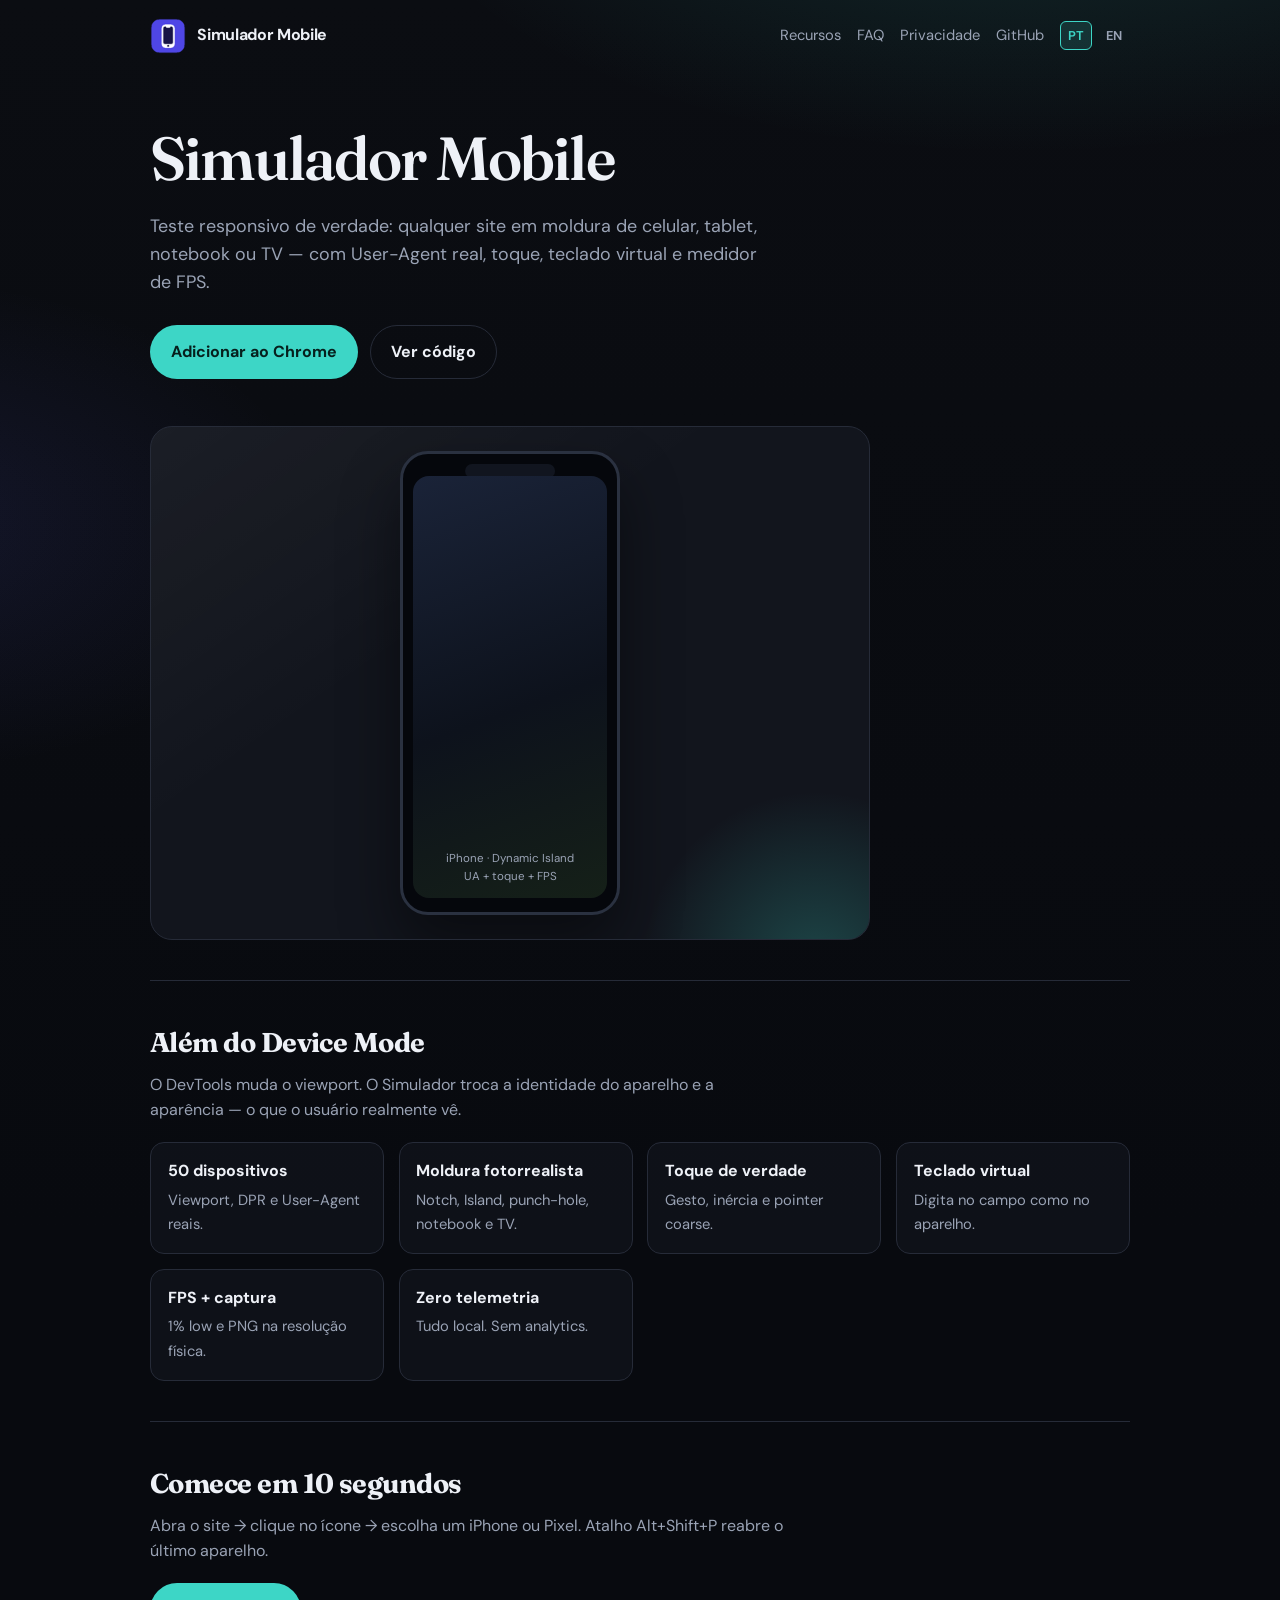
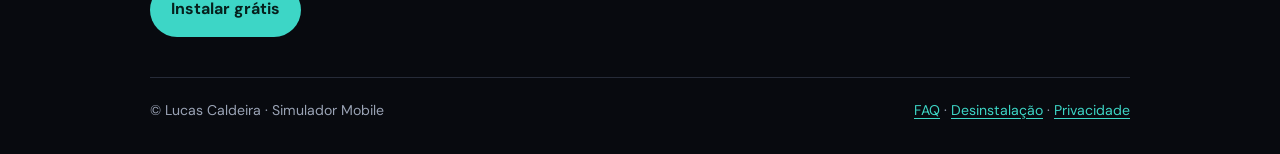
<file: docs/index.html>
<!DOCTYPE html>
<html lang="pt-BR">
<head>
  <meta charset="UTF-8" />
  <meta name="viewport" content="width=device-width, initial-scale=1.0" />
  <title>Simulador Mobile — mockup realista além do DevTools</title>
  <meta name="description" content="Extensão Chrome/Edge para testar qualquer site em celular, tablet, notebook e Smart TV com moldura realista, toque, teclado virtual, User-Agent e FPS." />
  <link rel="preconnect" href="https://fonts.googleapis.com" />
  <link rel="preconnect" href="https://fonts.gstatic.com" crossorigin />
  <link href="https://fonts.googleapis.com/css2?family=DM+Sans:wght@400;600;700&family=Fraunces:opsz,wght@9..144,600&display=swap" rel="stylesheet" />
  <link rel="stylesheet" href="site.css" />
  <link rel="icon" href="assets/icon32.png" />
  <link rel="alternate" hreflang="pt-BR" href="./" />
  <link rel="alternate" hreflang="en" href="en/" />
</head>
<body>
  <div class="wrap">
    <nav class="site-nav" aria-label="Principal">
      <a class="brand" href="./">
        <img src="assets/icon48.png" alt="" width="36" height="36" />
        Simulador Mobile
      </a>
      <div class="nav-links">
        <a href="#recursos">Recursos</a>
        <a href="faq.html">FAQ</a>
        <a href="privacy-policy.html">Privacidade</a>
        <a href="https://github.com/realcaldeira/device-preview">GitHub</a>
        <span class="lang-switch" aria-label="Idioma">
          <a href="./" aria-current="page">PT</a>
          <a href="en/">EN</a>
        </span>
      </div>
    </nav>

    <header class="hero">
      <h1>Simulador&nbsp;Mobile</h1>
      <p class="lead">
        Teste responsivo de verdade: qualquer site em moldura de celular, tablet, notebook ou TV —
        com User-Agent real, toque, teclado virtual e medidor de FPS.
      </p>
      <div class="cta-row">
        <a class="btn btn-primary"
           href="https://chromewebstore.google.com/detail/ebnbfkejdddkbpkljbbcnchnlekombef?utm_source=landing&utm_medium=web&utm_campaign=growth">
          Adicionar ao Chrome
        </a>
        <a class="btn btn-ghost" href="https://github.com/realcaldeira/device-preview">Ver código</a>
      </div>
      <div class="hero-visual" aria-hidden="true">
        <span class="glow"></span>
        <div class="phone">
          <div class="phone-screen">iPhone · Dynamic Island<br />UA + toque + FPS</div>
        </div>
      </div>
    </header>

    <section class="section" id="recursos">
      <h2>Além do Device Mode</h2>
      <p class="sub">O DevTools muda o viewport. O Simulador troca a identidade do aparelho e a aparência — o que o usuário realmente vê.</p>
      <div class="features">
        <div class="feature"><strong>50 dispositivos</strong><span>Viewport, DPR e User-Agent reais.</span></div>
        <div class="feature"><strong>Moldura fotorrealista</strong><span>Notch, Island, punch-hole, notebook e TV.</span></div>
        <div class="feature"><strong>Toque de verdade</strong><span>Gesto, inércia e pointer coarse.</span></div>
        <div class="feature"><strong>Teclado virtual</strong><span>Digita no campo como no aparelho.</span></div>
        <div class="feature"><strong>FPS + captura</strong><span>1% low e PNG na resolução física.</span></div>
        <div class="feature"><strong>Zero telemetria</strong><span>Tudo local. Sem analytics.</span></div>
      </div>
    </section>

    <section class="section">
      <h2>Comece em 10 segundos</h2>
      <p class="sub">Abra o site → clique no ícone → escolha um iPhone ou Pixel. Atalho Alt+Shift+P reabre o último aparelho.</p>
      <div class="cta-row">
        <a class="btn btn-primary"
           href="https://chromewebstore.google.com/detail/ebnbfkejdddkbpkljbbcnchnlekombef?utm_source=landing&utm_medium=web&utm_campaign=growth_bottom">
          Instalar grátis
        </a>
      </div>
    </section>

    <footer class="site-footer">
      <span>© Lucas Caldeira · Simulador Mobile</span>
      <span>
        <a href="faq.html">FAQ</a> ·
        <a href="uninstall.html">Desinstalação</a> ·
        <a href="privacy-policy.html">Privacidade</a>
      </span>
    </footer>
  </div>
</body>
</html>
</file>
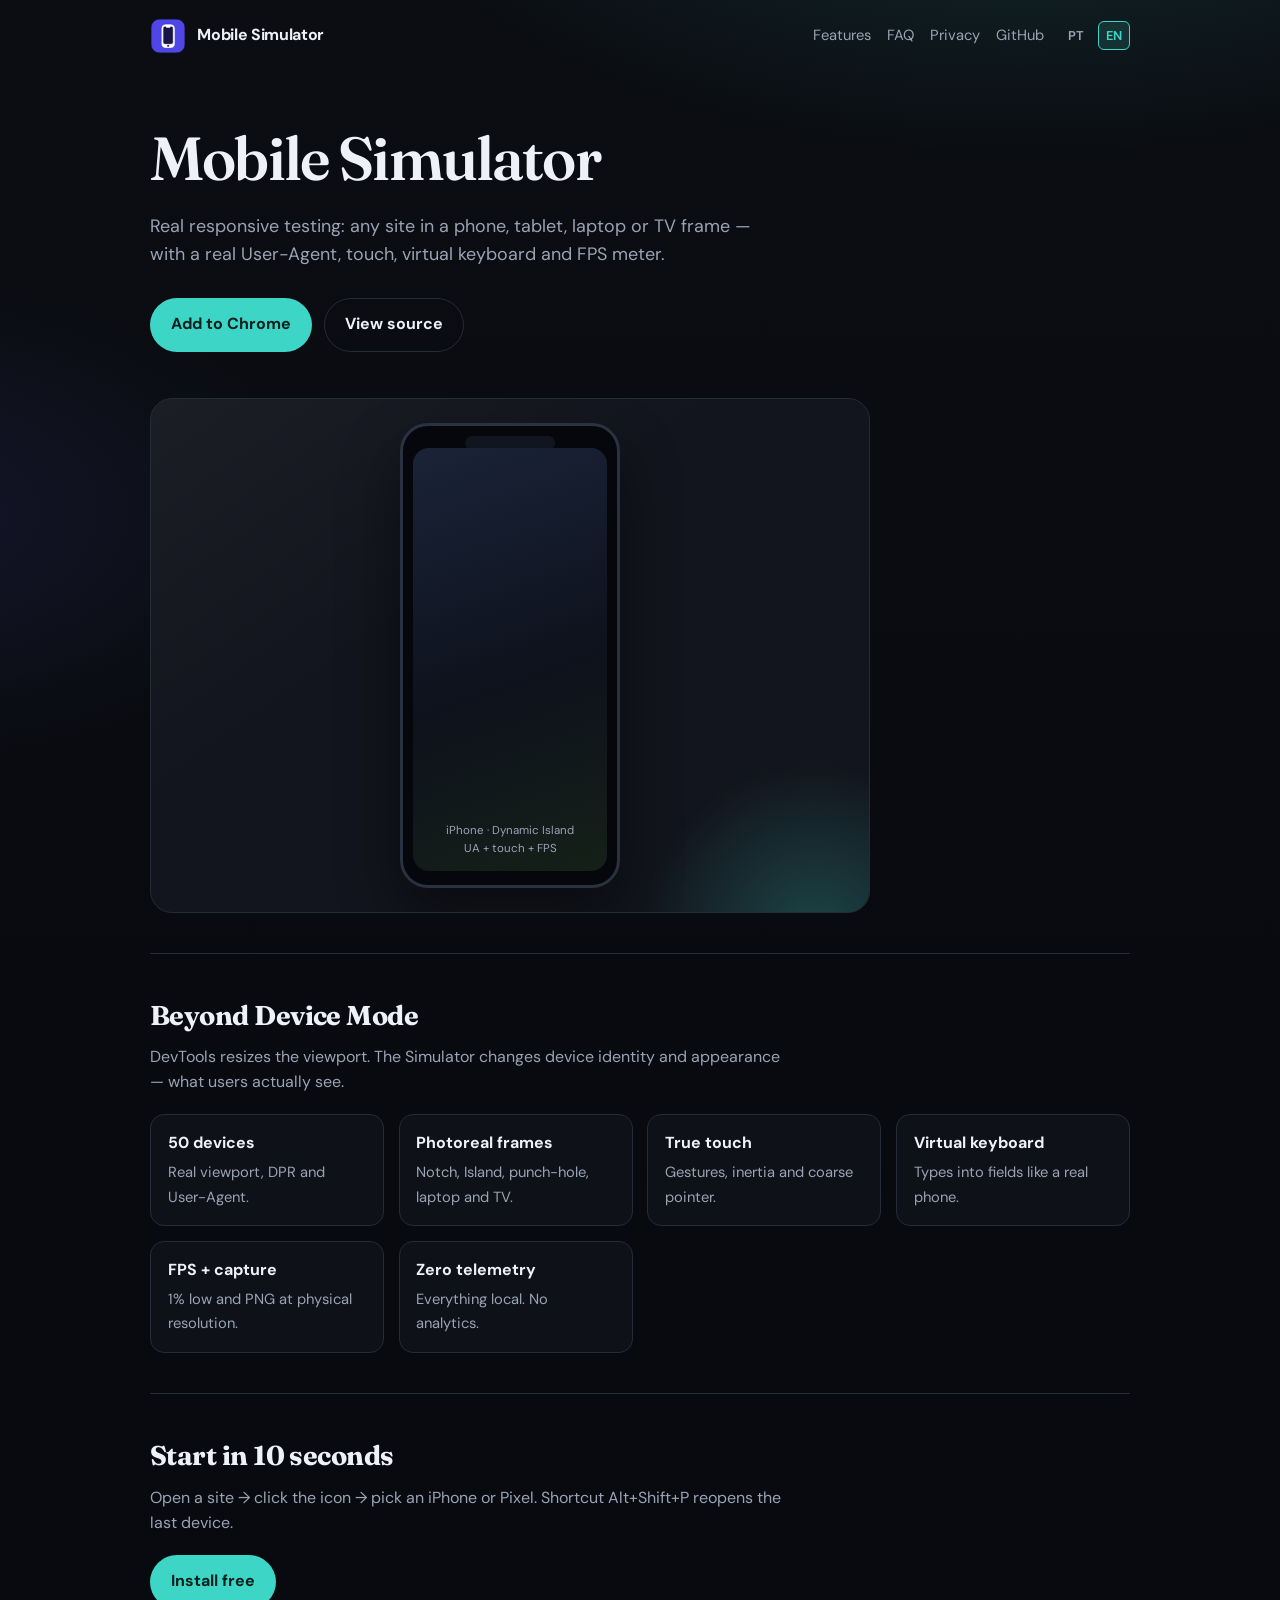
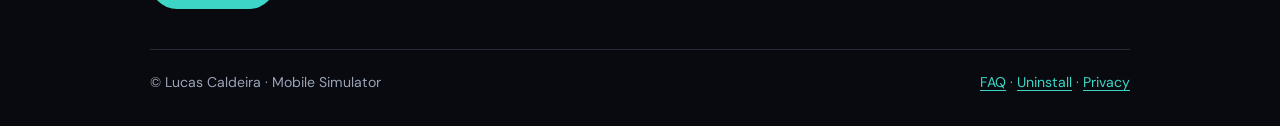
<file: docs/en/index.html>
<!DOCTYPE html>
<html lang="en">
<head>
  <meta charset="UTF-8" />
  <meta name="viewport" content="width=device-width, initial-scale=1.0" />
  <title>Mobile Simulator — realistic mockups beyond DevTools</title>
  <meta name="description" content="Chrome/Edge extension to preview any site on phone, tablet, laptop and Smart TV with realistic frames, touch, virtual keyboard, User-Agent and FPS." />
  <link rel="preconnect" href="https://fonts.googleapis.com" />
  <link rel="preconnect" href="https://fonts.gstatic.com" crossorigin />
  <link href="https://fonts.googleapis.com/css2?family=DM+Sans:wght@400;600;700&family=Fraunces:opsz,wght@9..144,600&display=swap" rel="stylesheet" />
  <link rel="stylesheet" href="../site.css" />
  <link rel="icon" href="../assets/icon32.png" />
  <link rel="alternate" hreflang="pt-BR" href="../" />
  <link rel="alternate" hreflang="en" href="./" />
</head>
<body>
  <div class="wrap">
    <nav class="site-nav" aria-label="Primary">
      <a class="brand" href="./">
        <img src="../assets/icon48.png" alt="" width="36" height="36" />
        Mobile Simulator
      </a>
      <div class="nav-links">
        <a href="#features">Features</a>
        <a href="faq.html">FAQ</a>
        <a href="../privacy-policy.html">Privacy</a>
        <a href="https://github.com/realcaldeira/device-preview">GitHub</a>
        <span class="lang-switch" aria-label="Language">
          <a href="../">PT</a>
          <a href="./" aria-current="page">EN</a>
        </span>
      </div>
    </nav>

    <header class="hero">
      <h1>Mobile&nbsp;Simulator</h1>
      <p class="lead">
        Real responsive testing: any site in a phone, tablet, laptop or TV frame —
        with a real User-Agent, touch, virtual keyboard and FPS meter.
      </p>
      <div class="cta-row">
        <a class="btn btn-primary"
           href="https://chromewebstore.google.com/detail/ebnbfkejdddkbpkljbbcnchnlekombef?utm_source=landing_en&utm_medium=web&utm_campaign=growth">
          Add to Chrome
        </a>
        <a class="btn btn-ghost" href="https://github.com/realcaldeira/device-preview">View source</a>
      </div>
      <div class="hero-visual" aria-hidden="true">
        <span class="glow"></span>
        <div class="phone">
          <div class="phone-screen">iPhone · Dynamic Island<br />UA + touch + FPS</div>
        </div>
      </div>
    </header>

    <section class="section" id="features">
      <h2>Beyond Device Mode</h2>
      <p class="sub">DevTools resizes the viewport. The Simulator changes device identity and appearance — what users actually see.</p>
      <div class="features">
        <div class="feature"><strong>50 devices</strong><span>Real viewport, DPR and User-Agent.</span></div>
        <div class="feature"><strong>Photoreal frames</strong><span>Notch, Island, punch-hole, laptop and TV.</span></div>
        <div class="feature"><strong>True touch</strong><span>Gestures, inertia and coarse pointer.</span></div>
        <div class="feature"><strong>Virtual keyboard</strong><span>Types into fields like a real phone.</span></div>
        <div class="feature"><strong>FPS + capture</strong><span>1% low and PNG at physical resolution.</span></div>
        <div class="feature"><strong>Zero telemetry</strong><span>Everything local. No analytics.</span></div>
      </div>
    </section>

    <section class="section">
      <h2>Start in 10 seconds</h2>
      <p class="sub">Open a site → click the icon → pick an iPhone or Pixel. Shortcut Alt+Shift+P reopens the last device.</p>
      <div class="cta-row">
        <a class="btn btn-primary"
           href="https://chromewebstore.google.com/detail/ebnbfkejdddkbpkljbbcnchnlekombef?utm_source=landing_en&utm_medium=web&utm_campaign=growth_bottom">
          Install free
        </a>
      </div>
    </section>

    <footer class="site-footer">
      <span>© Lucas Caldeira · Mobile Simulator</span>
      <span>
        <a href="faq.html">FAQ</a> ·
        <a href="uninstall.html">Uninstall</a> ·
        <a href="../privacy-policy.html">Privacy</a>
      </span>
    </footer>
  </div>
</body>
</html>
</file>
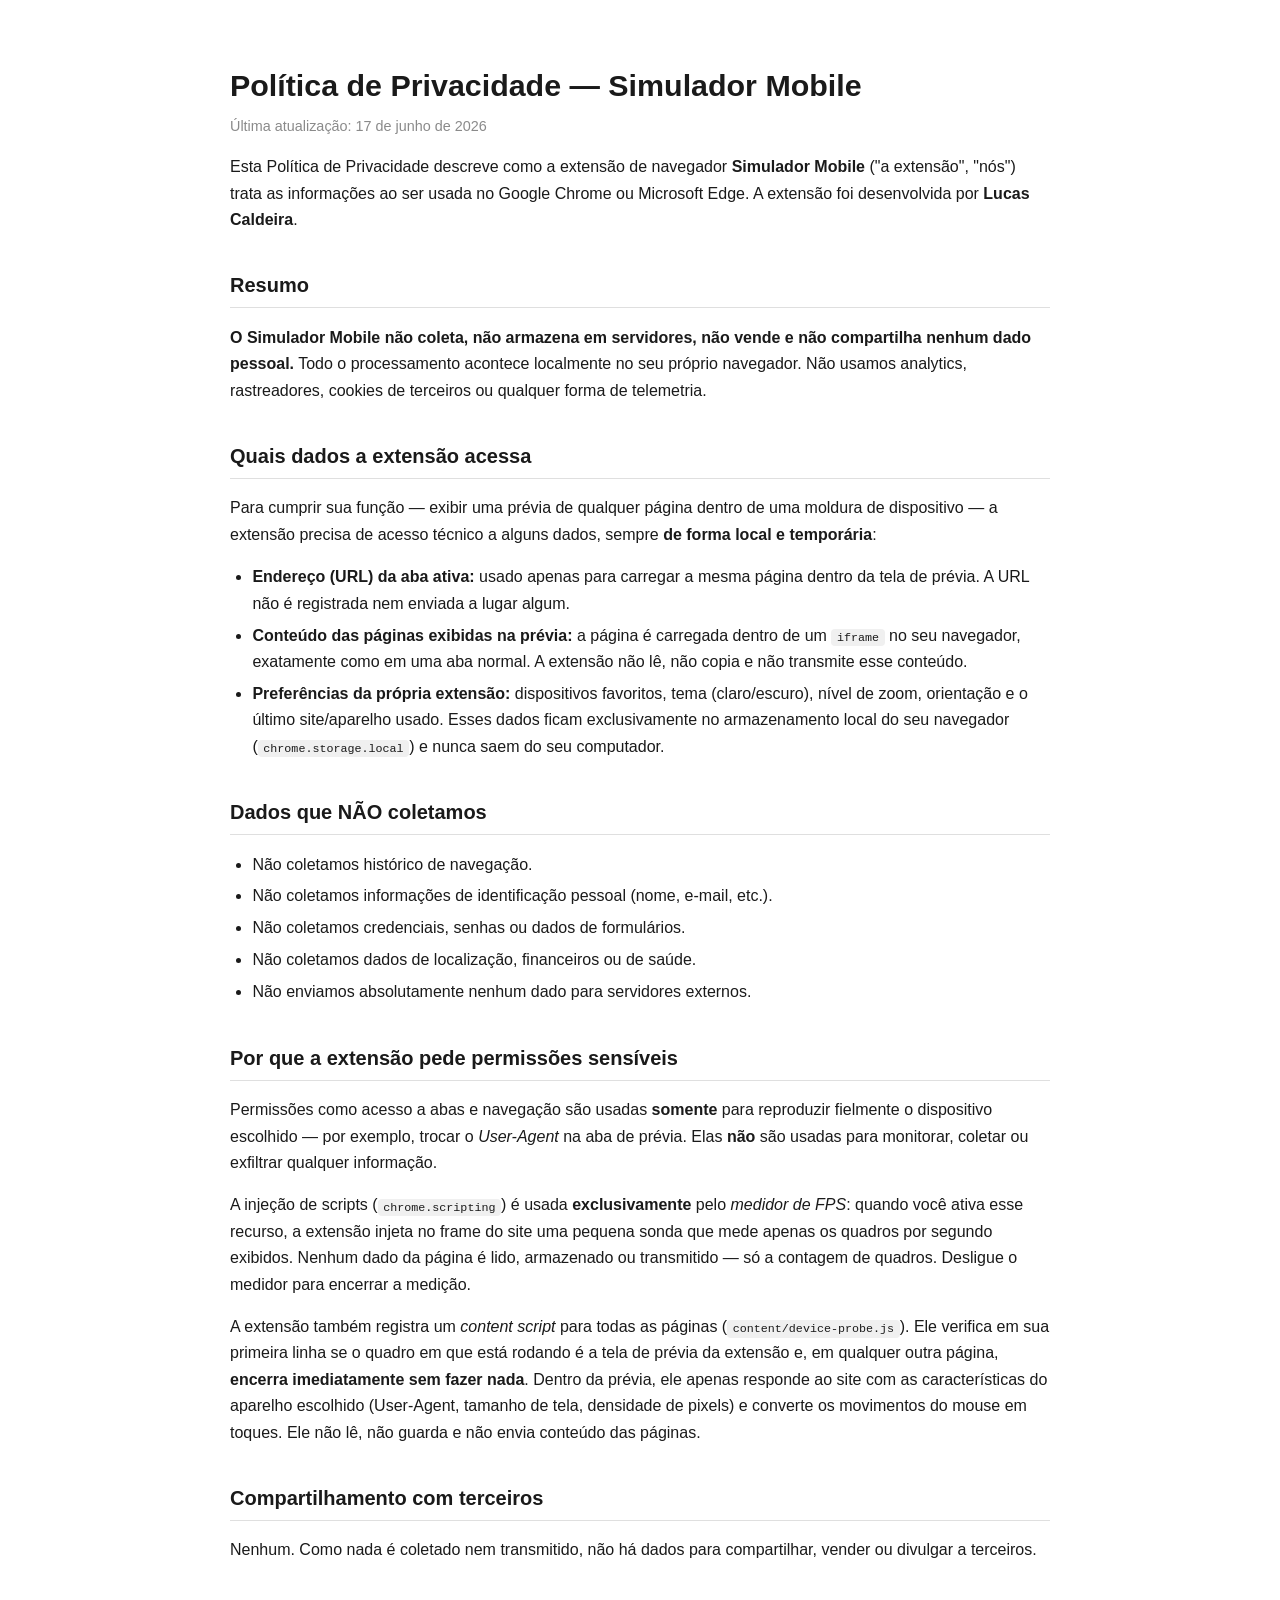
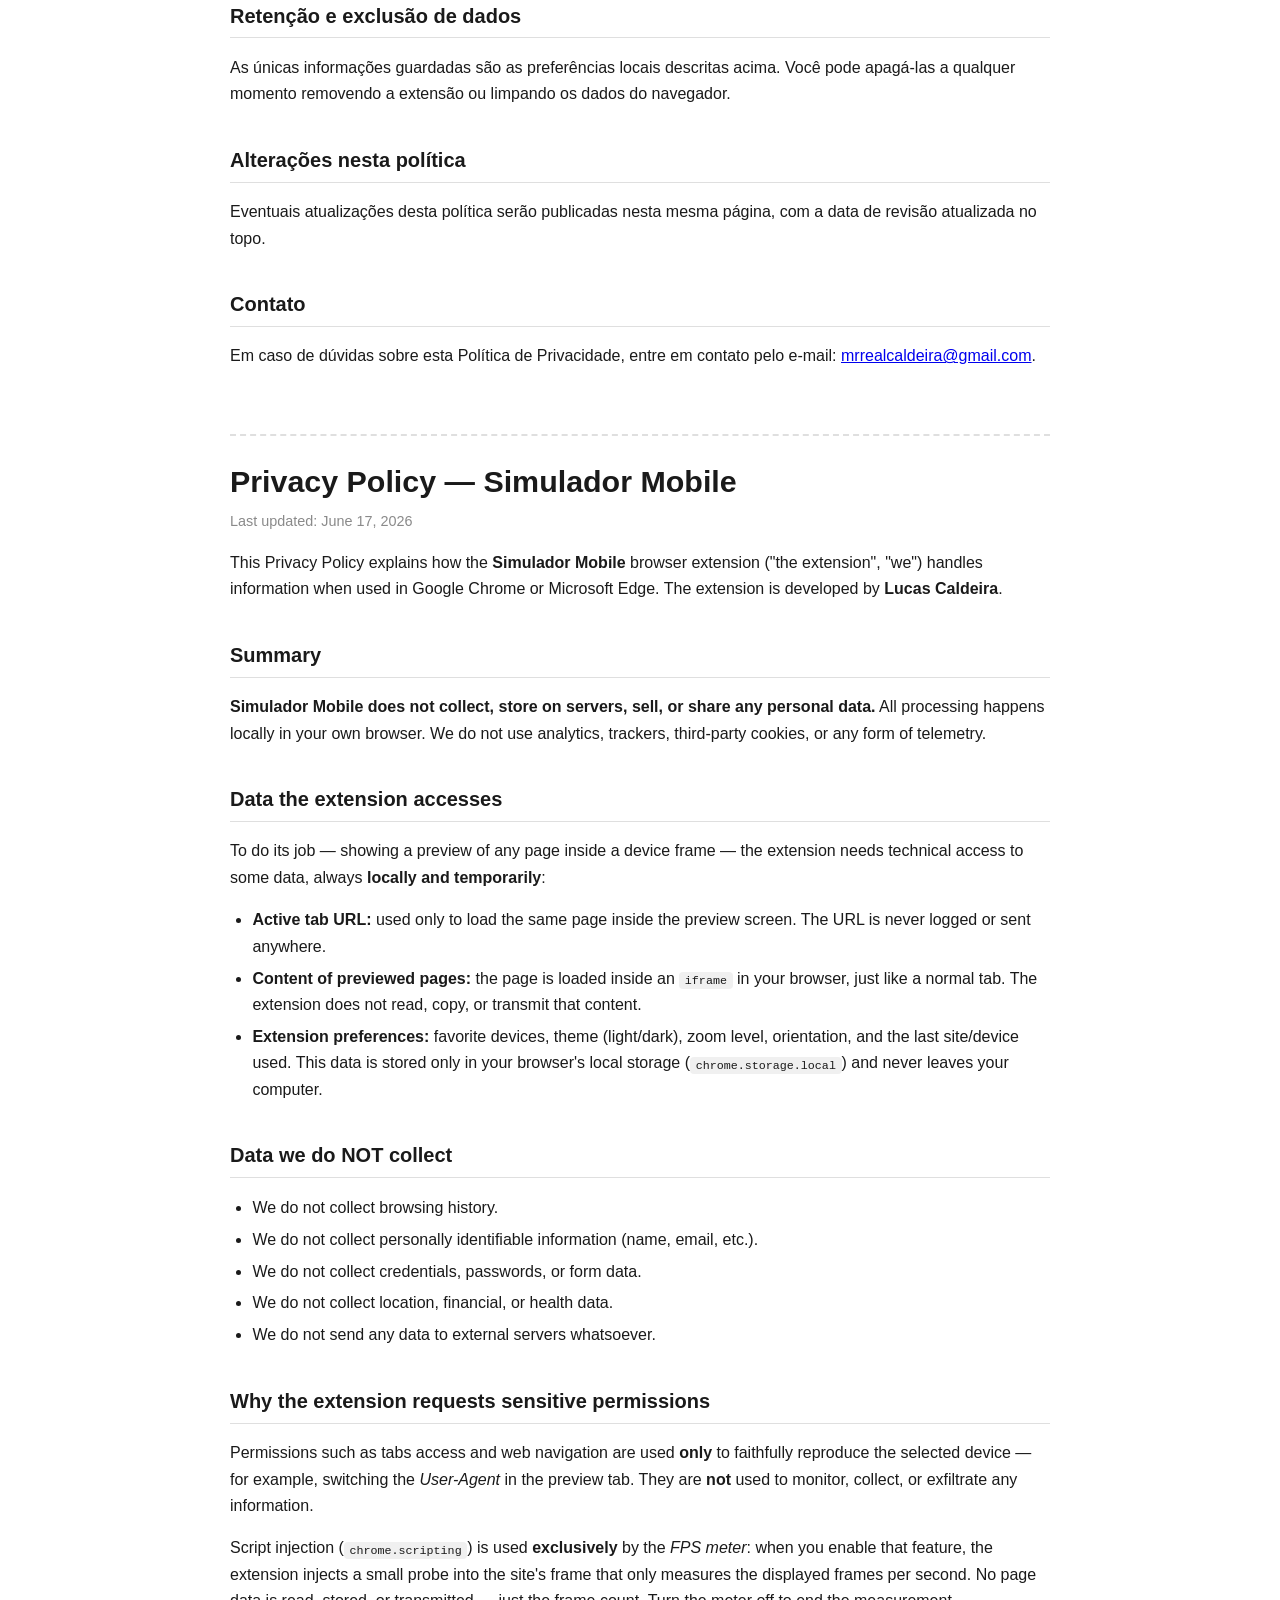
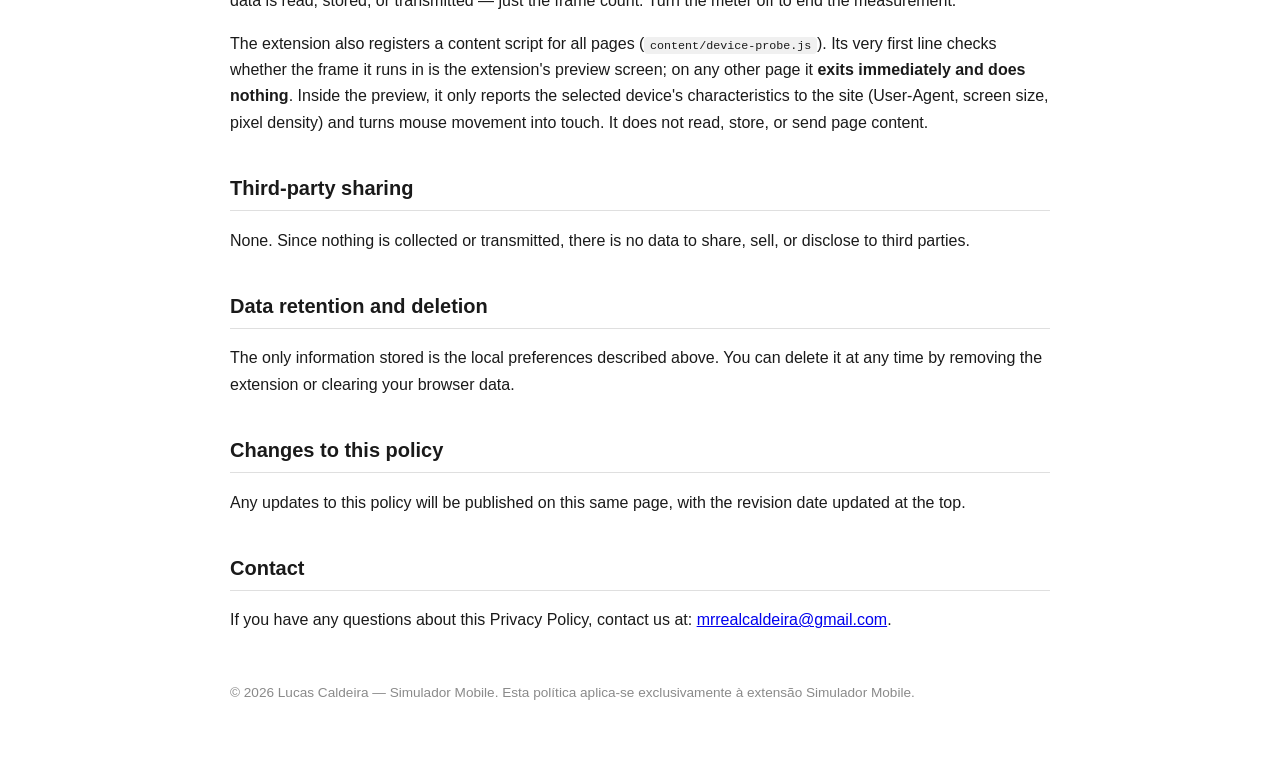
<file: privacy-policy.html>
<!DOCTYPE html>
<html lang="pt-BR">
<head>
  <meta charset="UTF-8" />
  <meta name="viewport" content="width=device-width, initial-scale=1.0" />
  <title>Política de Privacidade — Simulador Mobile</title>
  <meta name="description" content="Política de Privacidade da extensão Simulador Mobile para Chrome/Edge." />
  <style>
    :root { color-scheme: light dark; }
    body {
      font-family: -apple-system, BlinkMacSystemFont, "Segoe UI", Roboto, Helvetica, Arial, sans-serif;
      line-height: 1.65;
      max-width: 820px;
      margin: 0 auto;
      padding: 2.5rem 1.25rem 4rem;
      color: #1a1a1a;
      background: #fff;
    }
    @media (prefers-color-scheme: dark) {
      body { color: #e6e6e6; background: #161616; }
      a { color: #6ea8fe; }
      code { background: #2a2a2a; }
    }
    h1 { font-size: 1.9rem; margin-bottom: .25rem; }
    h2 { font-size: 1.25rem; margin-top: 2.25rem; border-bottom: 1px solid #8884; padding-bottom: .3rem; }
    .meta { color: #8a8a8a; font-size: .9rem; margin-top: 0; }
    code { background: #f0f0f0; padding: .1rem .35rem; border-radius: 4px; font-size: .9em; }
    ul { padding-left: 1.4rem; }
    li { margin: .35rem 0; }
    .lang-sep { margin-top: 4rem; border: 0; border-top: 2px dashed #8884; }
    footer { margin-top: 3rem; font-size: .85rem; color: #8a8a8a; }
  </style>
</head>
<body>

  <h1>Política de Privacidade — Simulador Mobile</h1>
  <p class="meta">Última atualização: 17 de junho de 2026</p>

  <p>
    Esta Política de Privacidade descreve como a extensão de navegador
    <strong>Simulador Mobile</strong> ("a extensão", "nós") trata as informações ao
    ser usada no Google Chrome ou Microsoft Edge. A extensão foi desenvolvida por
    <strong>Lucas Caldeira</strong>.
  </p>

  <h2>Resumo</h2>
  <p>
    <strong>O Simulador Mobile não coleta, não armazena em servidores, não vende e
    não compartilha nenhum dado pessoal.</strong> Todo o processamento acontece
    localmente no seu próprio navegador. Não usamos analytics, rastreadores,
    cookies de terceiros ou qualquer forma de telemetria.
  </p>

  <h2>Quais dados a extensão acessa</h2>
  <p>
    Para cumprir sua função — exibir uma prévia de qualquer página dentro de uma
    moldura de dispositivo — a extensão precisa de acesso técnico a alguns dados,
    sempre <strong>de forma local e temporária</strong>:
  </p>
  <ul>
    <li>
      <strong>Endereço (URL) da aba ativa:</strong> usado apenas para carregar a
      mesma página dentro da tela de prévia. A URL não é registrada nem enviada a
      lugar algum.
    </li>
    <li>
      <strong>Conteúdo das páginas exibidas na prévia:</strong> a página é
      carregada dentro de um <code>iframe</code> no seu navegador, exatamente como
      em uma aba normal. A extensão não lê, não copia e não transmite esse
      conteúdo.
    </li>
    <li>
      <strong>Preferências da própria extensão:</strong> dispositivos favoritos,
      tema (claro/escuro), nível de zoom, orientação e o último site/aparelho
      usado. Esses dados ficam exclusivamente no armazenamento local do seu
      navegador (<code>chrome.storage.local</code>) e nunca saem do seu
      computador.
    </li>
  </ul>

  <h2>Dados que NÃO coletamos</h2>
  <ul>
    <li>Não coletamos histórico de navegação.</li>
    <li>Não coletamos informações de identificação pessoal (nome, e-mail, etc.).</li>
    <li>Não coletamos credenciais, senhas ou dados de formulários.</li>
    <li>Não coletamos dados de localização, financeiros ou de saúde.</li>
    <li>Não enviamos absolutamente nenhum dado para servidores externos.</li>
  </ul>

  <h2>Por que a extensão pede permissões sensíveis</h2>
  <p>
    Permissões como acesso a abas e navegação são usadas <strong>somente</strong>
    para reproduzir fielmente o dispositivo escolhido — por exemplo, trocar o
    <em>User-Agent</em> na aba de prévia. Elas <strong>não</strong> são usadas para
    monitorar, coletar ou exfiltrar qualquer informação.
  </p>
  <p>
    A injeção de scripts (<code>chrome.scripting</code>) é usada
    <strong>exclusivamente</strong> pelo <em>medidor de FPS</em>: quando você ativa
    esse recurso, a extensão injeta no frame do site uma pequena sonda que mede
    apenas os quadros por segundo exibidos. Nenhum dado da página é lido,
    armazenado ou transmitido — só a contagem de quadros. Desligue o medidor para
    encerrar a medição.
  </p>
  <p>
    A extensão também registra um <em>content script</em> para todas as páginas
    (<code>content/device-probe.js</code>). Ele verifica em sua primeira linha se
    o quadro em que está rodando é a tela de prévia da extensão e, em qualquer
    outra página, <strong>encerra imediatamente sem fazer nada</strong>. Dentro da
    prévia, ele apenas responde ao site com as características do aparelho
    escolhido (User-Agent, tamanho de tela, densidade de pixels) e converte os
    movimentos do mouse em toques. Ele não lê, não guarda e não envia conteúdo
    das páginas.
  </p>

  <h2>Compartilhamento com terceiros</h2>
  <p>
    Nenhum. Como nada é coletado nem transmitido, não há dados para compartilhar,
    vender ou divulgar a terceiros.
  </p>

  <h2>Retenção e exclusão de dados</h2>
  <p>
    As únicas informações guardadas são as preferências locais descritas acima.
    Você pode apagá-las a qualquer momento removendo a extensão ou limpando os
    dados do navegador.
  </p>

  <h2>Alterações nesta política</h2>
  <p>
    Eventuais atualizações desta política serão publicadas nesta mesma página,
    com a data de revisão atualizada no topo.
  </p>

  <h2>Contato</h2>
  <p>
    Em caso de dúvidas sobre esta Política de Privacidade, entre em contato pelo
    e-mail: <a href="mailto:mrrealcaldeira@gmail.com">mrrealcaldeira@gmail.com</a>.
  </p>

  <hr class="lang-sep" />

  <h1>Privacy Policy — Simulador Mobile</h1>
  <p class="meta">Last updated: June 17, 2026</p>

  <p>
    This Privacy Policy explains how the <strong>Simulador Mobile</strong> browser
    extension ("the extension", "we") handles information when used in Google
    Chrome or Microsoft Edge. The extension is developed by
    <strong>Lucas Caldeira</strong>.
  </p>

  <h2>Summary</h2>
  <p>
    <strong>Simulador Mobile does not collect, store on servers, sell, or share any
    personal data.</strong> All processing happens locally in your own browser. We
    do not use analytics, trackers, third-party cookies, or any form of telemetry.
  </p>

  <h2>Data the extension accesses</h2>
  <p>
    To do its job — showing a preview of any page inside a device frame — the
    extension needs technical access to some data, always
    <strong>locally and temporarily</strong>:
  </p>
  <ul>
    <li>
      <strong>Active tab URL:</strong> used only to load the same page inside the
      preview screen. The URL is never logged or sent anywhere.
    </li>
    <li>
      <strong>Content of previewed pages:</strong> the page is loaded inside an
      <code>iframe</code> in your browser, just like a normal tab. The extension
      does not read, copy, or transmit that content.
    </li>
    <li>
      <strong>Extension preferences:</strong> favorite devices, theme
      (light/dark), zoom level, orientation, and the last site/device used. This
      data is stored only in your browser's local storage
      (<code>chrome.storage.local</code>) and never leaves your computer.
    </li>
  </ul>

  <h2>Data we do NOT collect</h2>
  <ul>
    <li>We do not collect browsing history.</li>
    <li>We do not collect personally identifiable information (name, email, etc.).</li>
    <li>We do not collect credentials, passwords, or form data.</li>
    <li>We do not collect location, financial, or health data.</li>
    <li>We do not send any data to external servers whatsoever.</li>
  </ul>

  <h2>Why the extension requests sensitive permissions</h2>
  <p>
    Permissions such as tabs access and web navigation are used
    <strong>only</strong> to faithfully reproduce the selected device — for
    example, switching the <em>User-Agent</em> in the preview tab. They are
    <strong>not</strong> used to monitor, collect, or exfiltrate any information.
  </p>
  <p>
    Script injection (<code>chrome.scripting</code>) is used
    <strong>exclusively</strong> by the <em>FPS meter</em>: when you enable that
    feature, the extension injects a small probe into the site's frame that only
    measures the displayed frames per second. No page data is read, stored, or
    transmitted — just the frame count. Turn the meter off to end the measurement.
  </p>
  <p>
    The extension also registers a content script for all pages
    (<code>content/device-probe.js</code>). Its very first line checks whether the
    frame it runs in is the extension's preview screen; on any other page it
    <strong>exits immediately and does nothing</strong>. Inside the preview, it
    only reports the selected device's characteristics to the site (User-Agent,
    screen size, pixel density) and turns mouse movement into touch. It does not
    read, store, or send page content.
  </p>

  <h2>Third-party sharing</h2>
  <p>
    None. Since nothing is collected or transmitted, there is no data to share,
    sell, or disclose to third parties.
  </p>

  <h2>Data retention and deletion</h2>
  <p>
    The only information stored is the local preferences described above. You can
    delete it at any time by removing the extension or clearing your browser data.
  </p>

  <h2>Changes to this policy</h2>
  <p>
    Any updates to this policy will be published on this same page, with the
    revision date updated at the top.
  </p>

  <h2>Contact</h2>
  <p>
    If you have any questions about this Privacy Policy, contact us at:
    <a href="mailto:mrrealcaldeira@gmail.com">mrrealcaldeira@gmail.com</a>.
  </p>

  <footer>
    © 2026 Lucas Caldeira — Simulador Mobile. Esta política aplica-se exclusivamente
    à extensão Simulador Mobile.
  </footer>

</body>
</html>
</file>
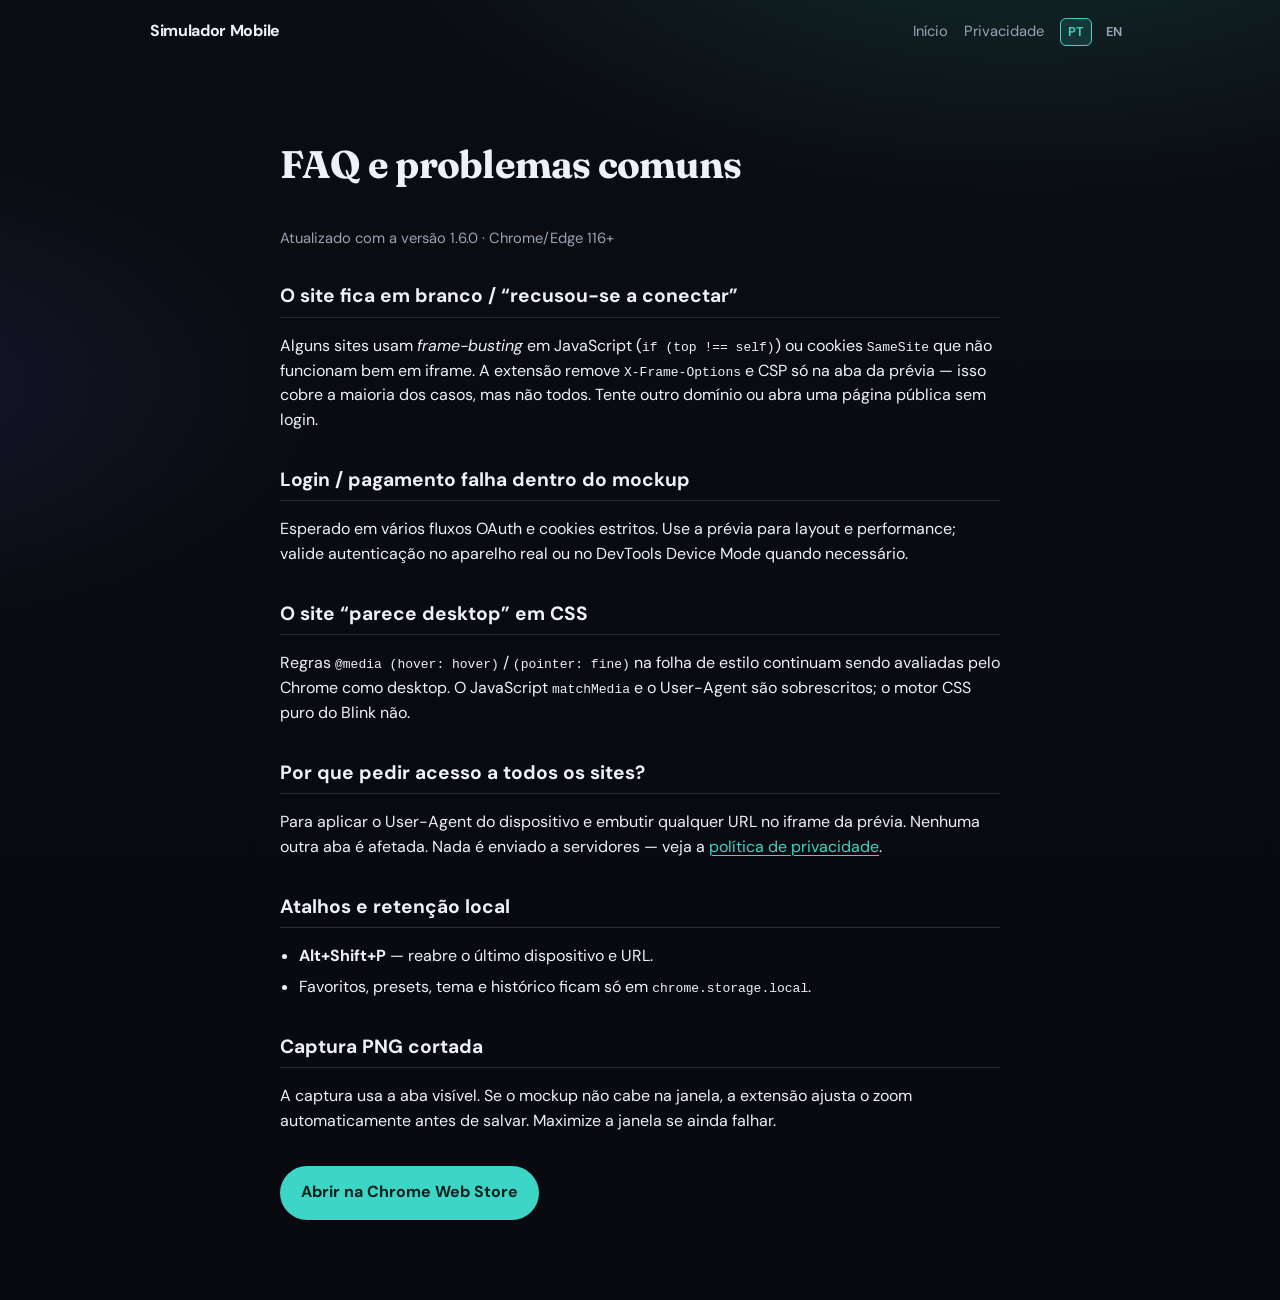
<file: docs/faq.html>
<!DOCTYPE html>
<html lang="pt-BR">
<head>
  <meta charset="UTF-8" />
  <meta name="viewport" content="width=device-width, initial-scale=1.0" />
  <title>FAQ — Simulador Mobile</title>
  <meta name="description" content="Perguntas frequentes: iframe, CSP, User-Agent, Chrome 116+, capturas e limitações do Simulador Mobile." />
  <link rel="preconnect" href="https://fonts.googleapis.com" />
  <link rel="preconnect" href="https://fonts.gstatic.com" crossorigin />
  <link href="https://fonts.googleapis.com/css2?family=DM+Sans:wght@400;600;700&family=Fraunces:opsz,wght@9..144,600&display=swap" rel="stylesheet" />
  <link rel="stylesheet" href="site.css" />
</head>
<body>
  <div class="wrap">
    <nav class="site-nav">
      <a class="brand" href="./">Simulador Mobile</a>
      <div class="nav-links">
        <a href="./">Início</a>
        <a href="privacy-policy.html">Privacidade</a>
        <span class="lang-switch" aria-label="Idioma">
          <a href="./faq.html" aria-current="page">PT</a>
          <a href="en/faq.html">EN</a>
        </span>
      </div>
    </nav>
  </div>

  <article class="prose">
    <h1>FAQ e problemas comuns</h1>
    <p class="meta">Atualizado com a versão 1.6.0 · Chrome/Edge 116+</p>

    <h2>O site fica em branco / “recusou-se a conectar”</h2>
    <p>
      Alguns sites usam <em>frame-busting</em> em JavaScript (<code>if (top !== self)</code>) ou cookies
      <code>SameSite</code> que não funcionam bem em iframe. A extensão remove
      <code>X-Frame-Options</code> e CSP só na aba da prévia — isso cobre a maioria dos casos, mas não todos.
      Tente outro domínio ou abra uma página pública sem login.
    </p>

    <h2>Login / pagamento falha dentro do mockup</h2>
    <p>
      Esperado em vários fluxos OAuth e cookies estritos. Use a prévia para layout e performance;
      valide autenticação no aparelho real ou no DevTools Device Mode quando necessário.
    </p>

    <h2>O site “parece desktop” em CSS</h2>
    <p>
      Regras <code>@media (hover: hover)</code> / <code>(pointer: fine)</code> na folha de estilo continuam
      sendo avaliadas pelo Chrome como desktop. O JavaScript <code>matchMedia</code> e o User-Agent
      são sobrescritos; o motor CSS puro do Blink não.
    </p>

    <h2>Por que pedir acesso a todos os sites?</h2>
    <p>
      Para aplicar o User-Agent do dispositivo e embutir qualquer URL no iframe da prévia.
      Nenhuma outra aba é afetada. Nada é enviado a servidores — veja a
      <a href="privacy-policy.html">política de privacidade</a>.
    </p>

    <h2>Atalhos e retenção local</h2>
    <ul>
      <li><strong>Alt+Shift+P</strong> — reabre o último dispositivo e URL.</li>
      <li>Favoritos, presets, tema e histórico ficam só em <code>chrome.storage.local</code>.</li>
    </ul>

    <h2>Captura PNG cortada</h2>
    <p>
      A captura usa a aba visível. Se o mockup não cabe na janela, a extensão ajusta o zoom
      automaticamente antes de salvar. Maximize a janela se ainda falhar.
    </p>

    <p style="margin-top:2rem">
      <a class="btn btn-primary" href="https://chromewebstore.google.com/detail/ebnbfkejdddkbpkljbbcnchnlekombef?utm_source=faq&utm_medium=web&utm_campaign=growth">
        Abrir na Chrome Web Store
      </a>
    </p>
  </article>
</body>
</html>
</file>
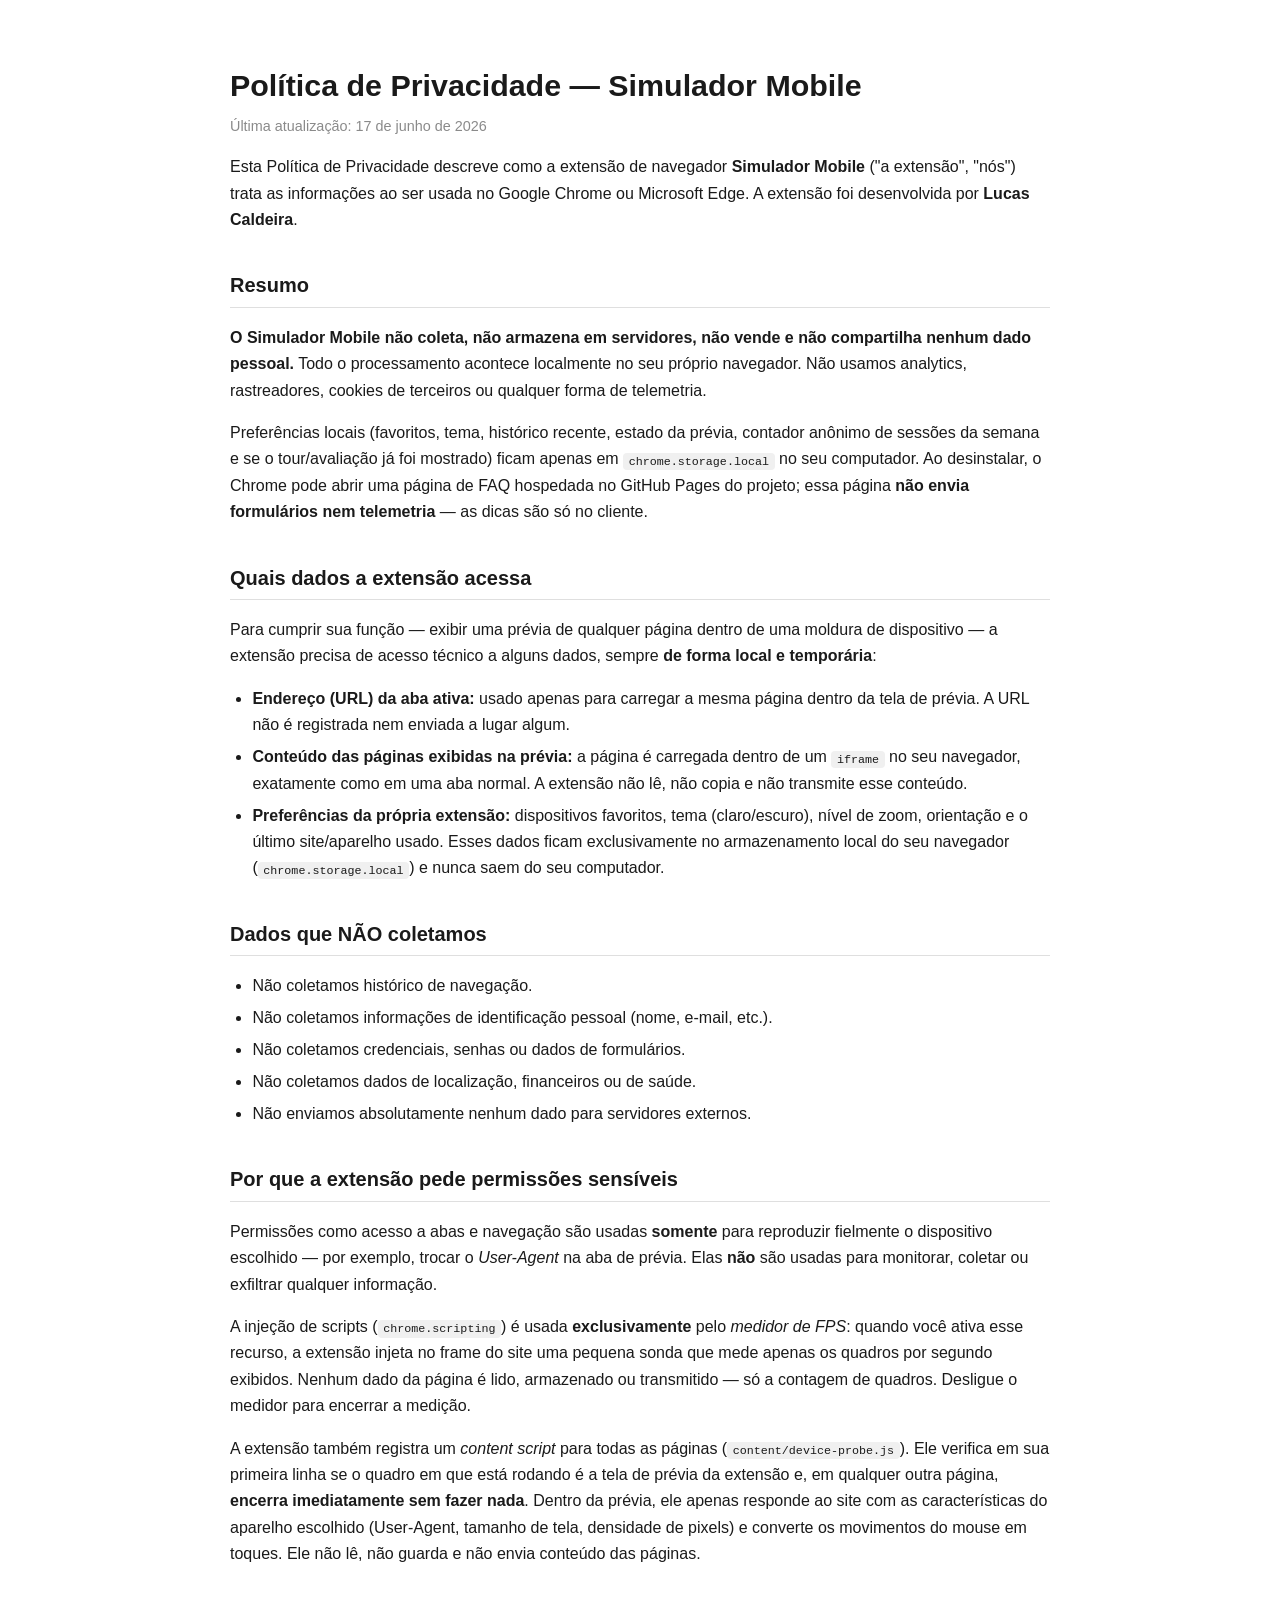
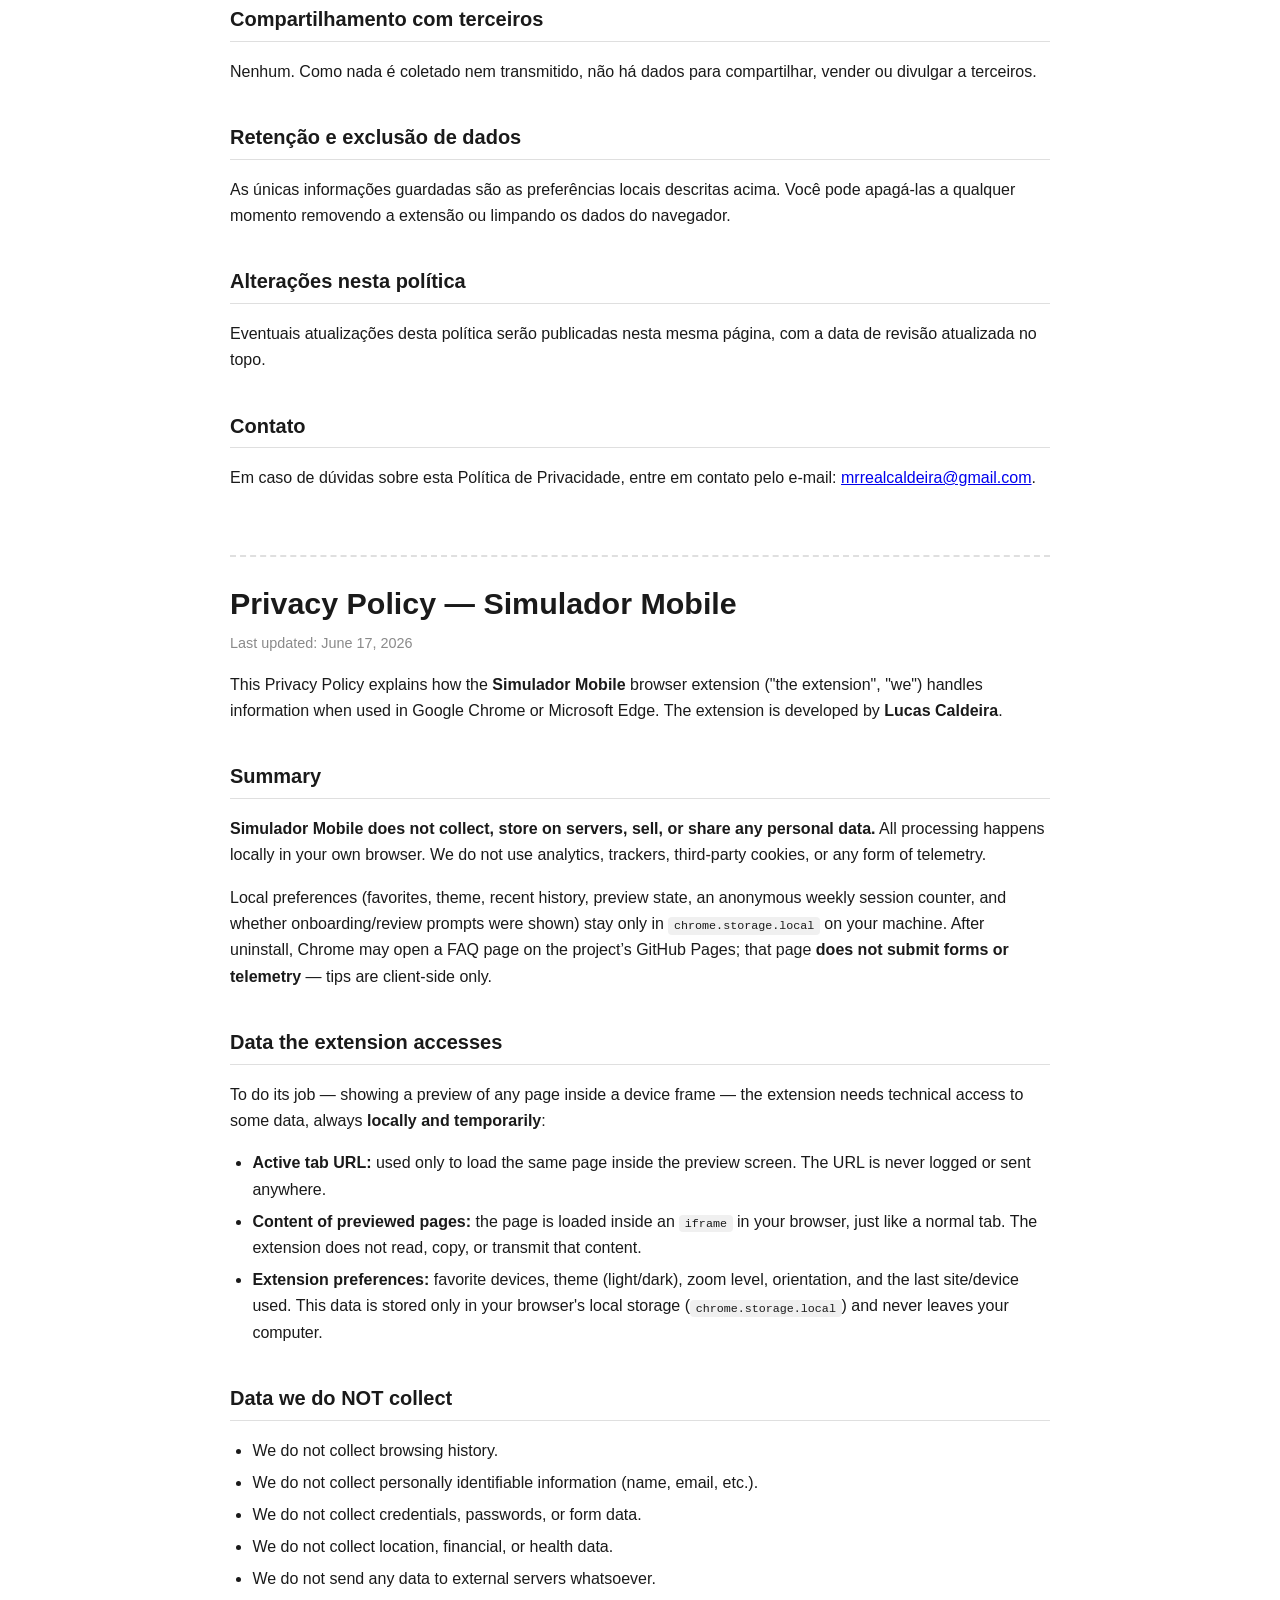
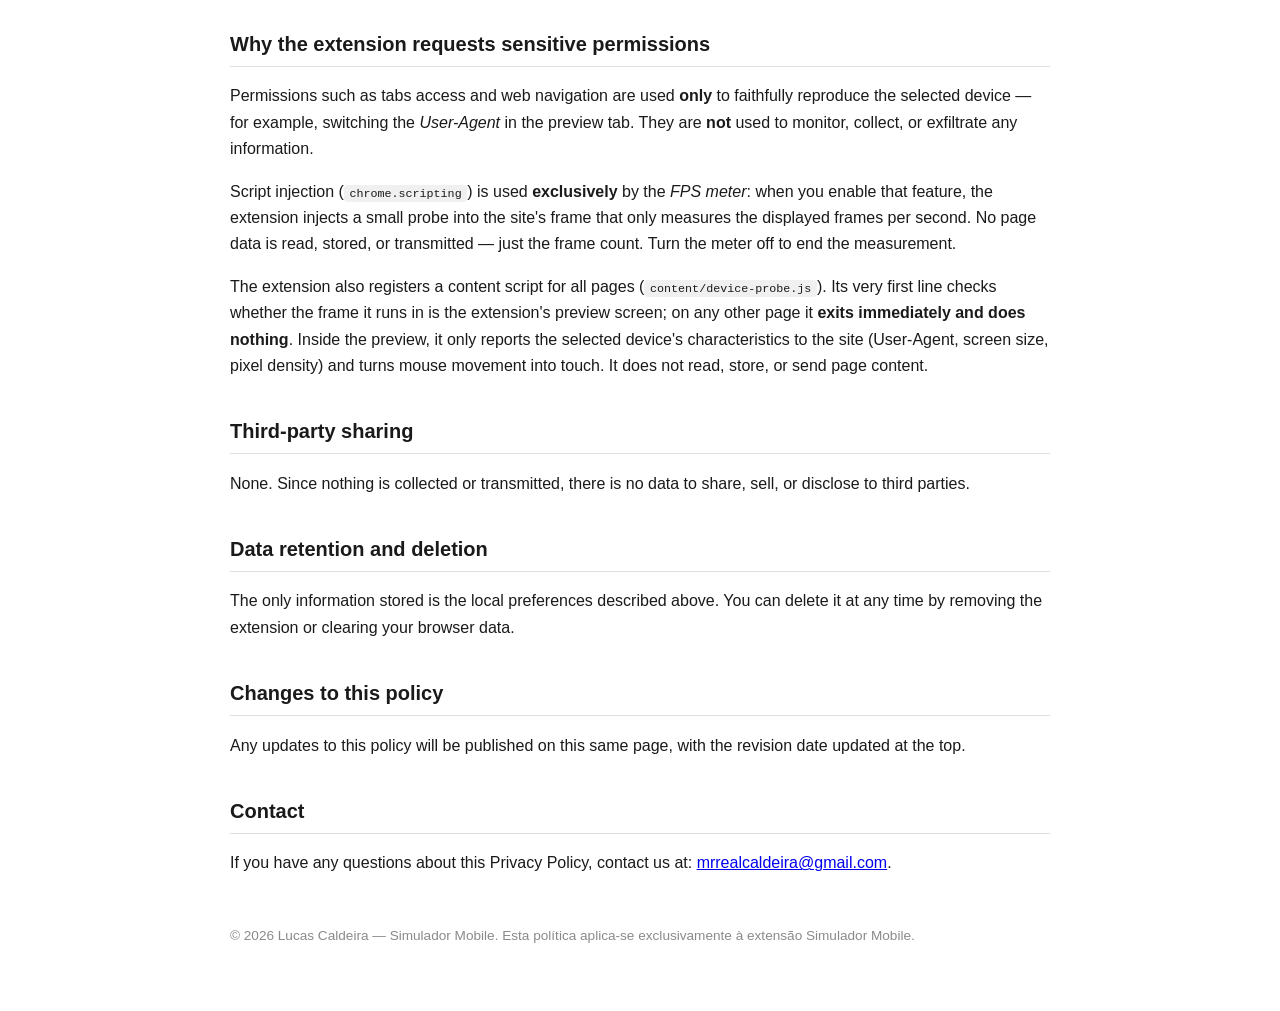
<file: docs/privacy-policy.html>
<!DOCTYPE html>
<html lang="pt-BR">
<head>
  <meta charset="UTF-8" />
  <meta name="viewport" content="width=device-width, initial-scale=1.0" />
  <title>Política de Privacidade — Simulador Mobile</title>
  <meta name="description" content="Política de Privacidade da extensão Simulador Mobile para Chrome/Edge." />
  <style>
    :root { color-scheme: light dark; }
    body {
      font-family: -apple-system, BlinkMacSystemFont, "Segoe UI", Roboto, Helvetica, Arial, sans-serif;
      line-height: 1.65;
      max-width: 820px;
      margin: 0 auto;
      padding: 2.5rem 1.25rem 4rem;
      color: #1a1a1a;
      background: #fff;
    }
    @media (prefers-color-scheme: dark) {
      body { color: #e6e6e6; background: #161616; }
      a { color: #6ea8fe; }
      code { background: #2a2a2a; }
    }
    h1 { font-size: 1.9rem; margin-bottom: .25rem; }
    h2 { font-size: 1.25rem; margin-top: 2.25rem; border-bottom: 1px solid #8884; padding-bottom: .3rem; }
    .meta { color: #8a8a8a; font-size: .9rem; margin-top: 0; }
    code { background: #f0f0f0; padding: .1rem .35rem; border-radius: 4px; font-size: .9em; }
    ul { padding-left: 1.4rem; }
    li { margin: .35rem 0; }
    .lang-sep { margin-top: 4rem; border: 0; border-top: 2px dashed #8884; }
    footer { margin-top: 3rem; font-size: .85rem; color: #8a8a8a; }
  </style>
</head>
<body>

  <h1>Política de Privacidade — Simulador Mobile</h1>
  <p class="meta">Última atualização: 17 de junho de 2026</p>

  <p>
    Esta Política de Privacidade descreve como a extensão de navegador
    <strong>Simulador Mobile</strong> ("a extensão", "nós") trata as informações ao
    ser usada no Google Chrome ou Microsoft Edge. A extensão foi desenvolvida por
    <strong>Lucas Caldeira</strong>.
  </p>

  <h2>Resumo</h2>
  <p>
    <strong>O Simulador Mobile não coleta, não armazena em servidores, não vende e
    não compartilha nenhum dado pessoal.</strong> Todo o processamento acontece
    localmente no seu próprio navegador. Não usamos analytics, rastreadores,
    cookies de terceiros ou qualquer forma de telemetria.
  </p>
  <p>
    Preferências locais (favoritos, tema, histórico recente, estado da prévia,
    contador anônimo de sessões da semana e se o tour/avaliação já foi mostrado)
    ficam apenas em <code>chrome.storage.local</code> no seu computador.
    Ao desinstalar, o Chrome pode abrir uma página de FAQ hospedada no GitHub Pages
    do projeto; essa página <strong>não envia formulários nem telemetria</strong> —
    as dicas são só no cliente.
  </p>

  <h2>Quais dados a extensão acessa</h2>
  <p>
    Para cumprir sua função — exibir uma prévia de qualquer página dentro de uma
    moldura de dispositivo — a extensão precisa de acesso técnico a alguns dados,
    sempre <strong>de forma local e temporária</strong>:
  </p>
  <ul>
    <li>
      <strong>Endereço (URL) da aba ativa:</strong> usado apenas para carregar a
      mesma página dentro da tela de prévia. A URL não é registrada nem enviada a
      lugar algum.
    </li>
    <li>
      <strong>Conteúdo das páginas exibidas na prévia:</strong> a página é
      carregada dentro de um <code>iframe</code> no seu navegador, exatamente como
      em uma aba normal. A extensão não lê, não copia e não transmite esse
      conteúdo.
    </li>
    <li>
      <strong>Preferências da própria extensão:</strong> dispositivos favoritos,
      tema (claro/escuro), nível de zoom, orientação e o último site/aparelho
      usado. Esses dados ficam exclusivamente no armazenamento local do seu
      navegador (<code>chrome.storage.local</code>) e nunca saem do seu
      computador.
    </li>
  </ul>

  <h2>Dados que NÃO coletamos</h2>
  <ul>
    <li>Não coletamos histórico de navegação.</li>
    <li>Não coletamos informações de identificação pessoal (nome, e-mail, etc.).</li>
    <li>Não coletamos credenciais, senhas ou dados de formulários.</li>
    <li>Não coletamos dados de localização, financeiros ou de saúde.</li>
    <li>Não enviamos absolutamente nenhum dado para servidores externos.</li>
  </ul>

  <h2>Por que a extensão pede permissões sensíveis</h2>
  <p>
    Permissões como acesso a abas e navegação são usadas <strong>somente</strong>
    para reproduzir fielmente o dispositivo escolhido — por exemplo, trocar o
    <em>User-Agent</em> na aba de prévia. Elas <strong>não</strong> são usadas para
    monitorar, coletar ou exfiltrar qualquer informação.
  </p>
  <p>
    A injeção de scripts (<code>chrome.scripting</code>) é usada
    <strong>exclusivamente</strong> pelo <em>medidor de FPS</em>: quando você ativa
    esse recurso, a extensão injeta no frame do site uma pequena sonda que mede
    apenas os quadros por segundo exibidos. Nenhum dado da página é lido,
    armazenado ou transmitido — só a contagem de quadros. Desligue o medidor para
    encerrar a medição.
  </p>
  <p>
    A extensão também registra um <em>content script</em> para todas as páginas
    (<code>content/device-probe.js</code>). Ele verifica em sua primeira linha se
    o quadro em que está rodando é a tela de prévia da extensão e, em qualquer
    outra página, <strong>encerra imediatamente sem fazer nada</strong>. Dentro da
    prévia, ele apenas responde ao site com as características do aparelho
    escolhido (User-Agent, tamanho de tela, densidade de pixels) e converte os
    movimentos do mouse em toques. Ele não lê, não guarda e não envia conteúdo
    das páginas.
  </p>

  <h2>Compartilhamento com terceiros</h2>
  <p>
    Nenhum. Como nada é coletado nem transmitido, não há dados para compartilhar,
    vender ou divulgar a terceiros.
  </p>

  <h2>Retenção e exclusão de dados</h2>
  <p>
    As únicas informações guardadas são as preferências locais descritas acima.
    Você pode apagá-las a qualquer momento removendo a extensão ou limpando os
    dados do navegador.
  </p>

  <h2>Alterações nesta política</h2>
  <p>
    Eventuais atualizações desta política serão publicadas nesta mesma página,
    com a data de revisão atualizada no topo.
  </p>

  <h2>Contato</h2>
  <p>
    Em caso de dúvidas sobre esta Política de Privacidade, entre em contato pelo
    e-mail: <a href="mailto:mrrealcaldeira@gmail.com">mrrealcaldeira@gmail.com</a>.
  </p>

  <hr class="lang-sep" />

  <h1>Privacy Policy — Simulador Mobile</h1>
  <p class="meta">Last updated: June 17, 2026</p>

  <p>
    This Privacy Policy explains how the <strong>Simulador Mobile</strong> browser
    extension ("the extension", "we") handles information when used in Google
    Chrome or Microsoft Edge. The extension is developed by
    <strong>Lucas Caldeira</strong>.
  </p>

  <h2>Summary</h2>
  <p>
    <strong>Simulador Mobile does not collect, store on servers, sell, or share any
    personal data.</strong> All processing happens locally in your own browser. We
    do not use analytics, trackers, third-party cookies, or any form of telemetry.
  </p>
  <p>
    Local preferences (favorites, theme, recent history, preview state, an anonymous
    weekly session counter, and whether onboarding/review prompts were shown) stay
    only in <code>chrome.storage.local</code> on your machine. After uninstall, Chrome
    may open a FAQ page on the project’s GitHub Pages; that page
    <strong>does not submit forms or telemetry</strong> — tips are client-side only.
  </p>

  <h2>Data the extension accesses</h2>
  <p>
    To do its job — showing a preview of any page inside a device frame — the
    extension needs technical access to some data, always
    <strong>locally and temporarily</strong>:
  </p>
  <ul>
    <li>
      <strong>Active tab URL:</strong> used only to load the same page inside the
      preview screen. The URL is never logged or sent anywhere.
    </li>
    <li>
      <strong>Content of previewed pages:</strong> the page is loaded inside an
      <code>iframe</code> in your browser, just like a normal tab. The extension
      does not read, copy, or transmit that content.
    </li>
    <li>
      <strong>Extension preferences:</strong> favorite devices, theme
      (light/dark), zoom level, orientation, and the last site/device used. This
      data is stored only in your browser's local storage
      (<code>chrome.storage.local</code>) and never leaves your computer.
    </li>
  </ul>

  <h2>Data we do NOT collect</h2>
  <ul>
    <li>We do not collect browsing history.</li>
    <li>We do not collect personally identifiable information (name, email, etc.).</li>
    <li>We do not collect credentials, passwords, or form data.</li>
    <li>We do not collect location, financial, or health data.</li>
    <li>We do not send any data to external servers whatsoever.</li>
  </ul>

  <h2>Why the extension requests sensitive permissions</h2>
  <p>
    Permissions such as tabs access and web navigation are used
    <strong>only</strong> to faithfully reproduce the selected device — for
    example, switching the <em>User-Agent</em> in the preview tab. They are
    <strong>not</strong> used to monitor, collect, or exfiltrate any information.
  </p>
  <p>
    Script injection (<code>chrome.scripting</code>) is used
    <strong>exclusively</strong> by the <em>FPS meter</em>: when you enable that
    feature, the extension injects a small probe into the site's frame that only
    measures the displayed frames per second. No page data is read, stored, or
    transmitted — just the frame count. Turn the meter off to end the measurement.
  </p>
  <p>
    The extension also registers a content script for all pages
    (<code>content/device-probe.js</code>). Its very first line checks whether the
    frame it runs in is the extension's preview screen; on any other page it
    <strong>exits immediately and does nothing</strong>. Inside the preview, it
    only reports the selected device's characteristics to the site (User-Agent,
    screen size, pixel density) and turns mouse movement into touch. It does not
    read, store, or send page content.
  </p>

  <h2>Third-party sharing</h2>
  <p>
    None. Since nothing is collected or transmitted, there is no data to share,
    sell, or disclose to third parties.
  </p>

  <h2>Data retention and deletion</h2>
  <p>
    The only information stored is the local preferences described above. You can
    delete it at any time by removing the extension or clearing your browser data.
  </p>

  <h2>Changes to this policy</h2>
  <p>
    Any updates to this policy will be published on this same page, with the
    revision date updated at the top.
  </p>

  <h2>Contact</h2>
  <p>
    If you have any questions about this Privacy Policy, contact us at:
    <a href="mailto:mrrealcaldeira@gmail.com">mrrealcaldeira@gmail.com</a>.
  </p>

  <footer>
    © 2026 Lucas Caldeira — Simulador Mobile. Esta política aplica-se exclusivamente
    à extensão Simulador Mobile.
  </footer>

</body>
</html>
</file>
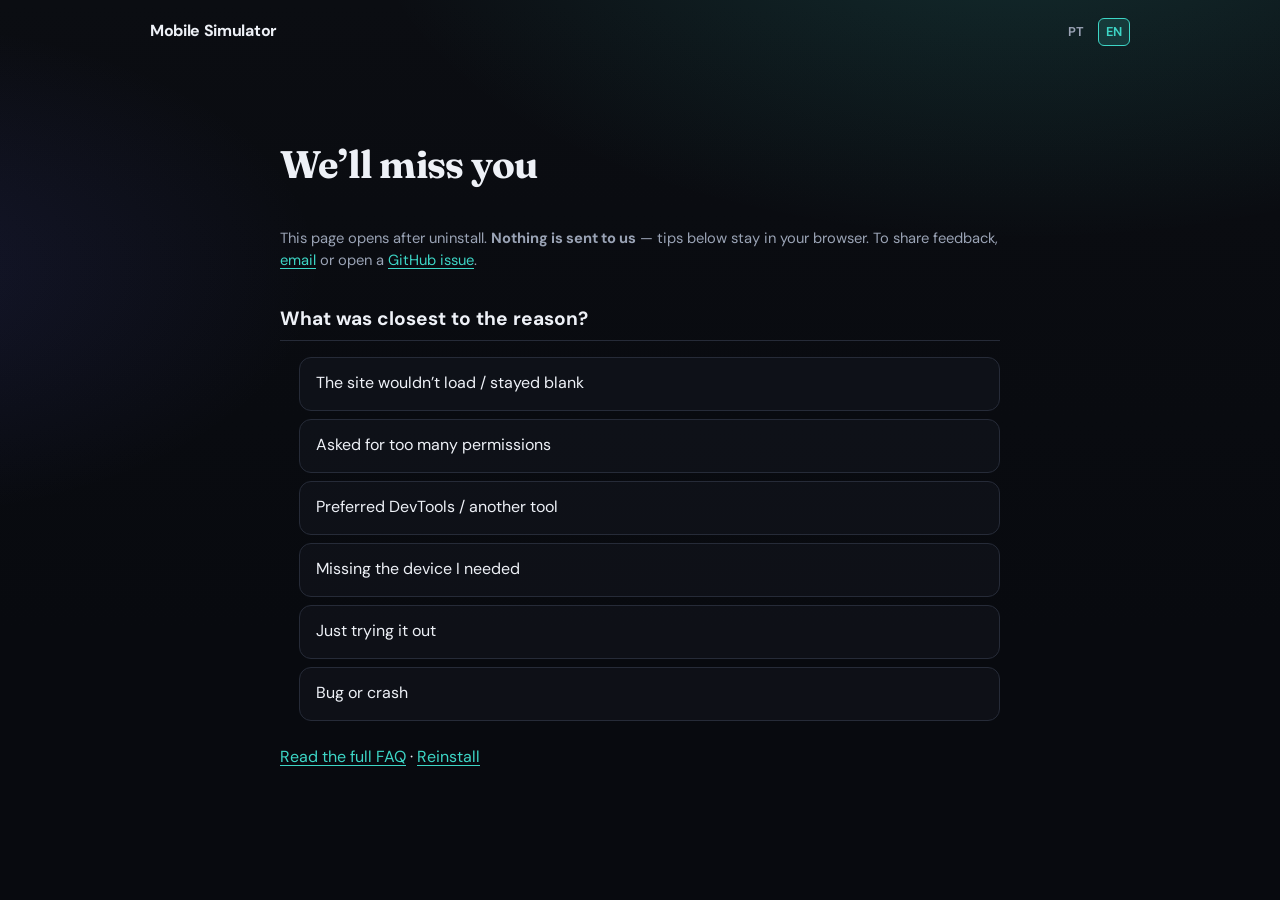
<file: docs/uninstall.html>
<!DOCTYPE html>
<html lang="pt-BR">
<head>
  <meta charset="UTF-8" />
  <meta name="viewport" content="width=device-width, initial-scale=1.0" />
  <title>Desinstalou o Simulador Mobile?</title>
  <meta name="description" content="FAQ pós-desinstalação do Simulador Mobile. Sem coleta de dados — dicas locais conforme o motivo." />
  <script>
    (function () {
      var lang = (navigator.language || '').toLowerCase();
      if (!lang.startsWith('pt')) {
        location.replace('en/uninstall.html' + location.search + location.hash);
      }
    })();
  </script>
  <link rel="preconnect" href="https://fonts.googleapis.com" />
  <link rel="preconnect" href="https://fonts.gstatic.com" crossorigin />
  <link href="https://fonts.googleapis.com/css2?family=DM+Sans:wght@400;600;700&family=Fraunces:opsz,wght@9..144,600&display=swap" rel="stylesheet" />
  <link rel="stylesheet" href="site.css" />
  <link rel="alternate" hreflang="pt-BR" href="./uninstall.html" />
  <link rel="alternate" hreflang="en" href="en/uninstall.html" />
</head>
<body>
  <div class="wrap">
    <nav class="site-nav">
      <a class="brand" href="./">Simulador Mobile</a>
      <div class="nav-links">
        <span class="lang-switch" aria-label="Idioma">
          <a href="./uninstall.html" aria-current="page">PT</a>
          <a href="en/uninstall.html">EN</a>
        </span>
      </div>
    </nav>
  </div>

  <article class="prose">
    <h1>Sentiremos sua falta</h1>
    <p class="meta">
      Esta página abre após a desinstalação. <strong>Nada é enviado a nós</strong> —
      as dicas abaixo ficam só no seu navegador. Se quiser contar o motivo,
      <a href="mailto:mrrealcaldeira@gmail.com?subject=Feedback%20Simulador%20Mobile">mande um e-mail</a>
      ou abra uma
      <a href="https://github.com/realcaldeira/device-preview/issues/new">issue no GitHub</a>.
    </p>

    <h2>O que mais se aproximou do motivo?</h2>
    <ul class="reason-list" id="reasons">
      <li data-tip="Alguns sites bloqueiam iframe mesmo sem XFO. Veja o FAQ — às vezes um domínio público sem login funciona melhor.">
        O site não carregava / ficava em branco
        <div class="tip"></div>
      </li>
      <li data-tip="A extensão pede host permissions só para UA + iframe na aba da prévia. Detalhes na política de privacidade.">
        Pediu permissões demais
        <div class="tip"></div>
      </li>
      <li data-tip="O DevTools Device Mode é mais leve; o Simulador vale quando você precisa de moldura, UA, toque ou captura.">
        Preferi o DevTools / outra ferramenta
        <div class="tip"></div>
      </li>
      <li data-tip="Novos aparelhos entram em releases curtas. Acompanhe o GitHub ou reinstale quando sair update.">
        Faltava o dispositivo que eu precisava
        <div class="tip"></div>
      </li>
      <li data-tip="Se foi só um teste, obrigado — a porta está aberta na Chrome Web Store.">
        Só estava testando
        <div class="tip"></div>
      </li>
      <li data-tip="Relatos no GitHub ajudam a priorizar bugs. Inclua o site e o Chrome version se puder.">
        Bug ou travamento
        <div class="tip"></div>
      </li>
    </ul>

    <p style="margin-top:1.5rem">
      <a href="faq.html">Ler o FAQ completo</a> ·
      <a href="https://chromewebstore.google.com/detail/ebnbfkejdddkbpkljbbcnchnlekombef?utm_source=uninstall&utm_medium=web&utm_campaign=winback">Reinstalar</a>
    </p>
  </article>

  <script>
    document.getElementById('reasons').addEventListener('click', (e) => {
      const li = e.target.closest('li');
      if (!li) return;
      document.querySelectorAll('.reason-list li').forEach((x) => x.classList.remove('open'));
      li.classList.add('open');
      const tip = li.querySelector('.tip');
      tip.textContent = li.dataset.tip || '';
    });
  </script>
</body>
</html>
</file>
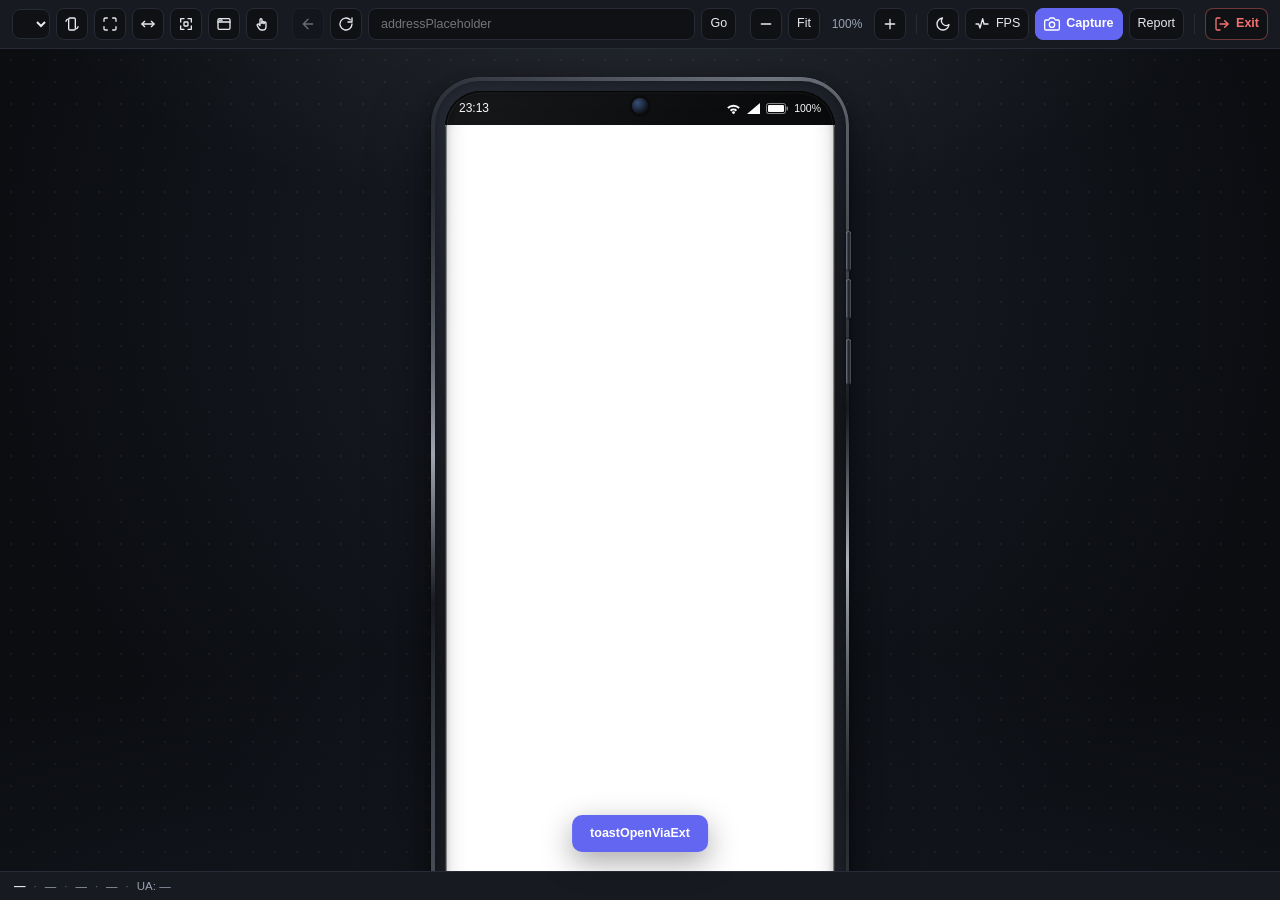
<file: preview/preview.html>
<!DOCTYPE html>
<html lang="en">
<head>
  <meta charset="UTF-8">
  <title data-i18n="appTitle">Mobile Simulator</title>
  <link rel="stylesheet" href="preview.css">
</head>
<body data-theme="dark">

  <header id="toolbar">
    <div class="tb-group">
      <select id="deviceSelect" data-i18n-aria="deviceSelectAria" data-i18n-title="deviceSelectAria"
              aria-label="Switch device" title="Switch device"></select>
      <button id="rotateBtn" class="icon-btn" data-i18n-title="btnRotate" title="Rotate (portrait/landscape)">
        <svg viewBox="0 0 24 24" fill="none" stroke="currentColor" stroke-width="2" stroke-linecap="round" stroke-linejoin="round">
          <rect x="7" y="3" width="10" height="18" rx="2"/>
          <path d="M3 8a9 9 0 0 1 2-3M21 16a9 9 0 0 1-2 3"/>
        </svg>
      </button>
      <button id="framelessBtn" class="icon-btn" aria-pressed="false"
              data-i18n-title="btnFrameless"
              title="Fullscreen: hide the frame and show only the screen at device resolution (keeps aspect ratio)">
        <svg viewBox="0 0 24 24" fill="none" stroke="currentColor" stroke-width="2" stroke-linecap="round" stroke-linejoin="round">
          <path d="M8 3H5a2 2 0 0 0-2 2v3M16 3h3a2 2 0 0 1 2 2v3M8 21H5a2 2 0 0 1-2-2v-3M16 21h3a2 2 0 0 0 2-2v-3"/>
        </svg>
      </button>
      <button id="stretchBtn" class="icon-btn" aria-pressed="false"
              data-i18n-title="btnStretch"
              title="Stretch: fill the window distorting aspect ratio (enables fullscreen)">
        <svg viewBox="0 0 24 24" fill="none" stroke="currentColor" stroke-width="2" stroke-linecap="round" stroke-linejoin="round">
          <path d="M3 12h18"/>
          <path d="M7 8l-4 4 4 4"/>
          <path d="M17 8l4 4-4 4"/>
        </svg>
      </button>
      <button id="fitBtn" class="icon-btn" aria-pressed="false"
              data-i18n-title="btnFit"
              title="Fit content: lay the site out at desktop width and scale it down to the device screen (phones and tablets only)">
        <svg viewBox="0 0 24 24" fill="none" stroke="currentColor" stroke-width="2" stroke-linecap="round" stroke-linejoin="round">
          <path d="M4 9V4h5M20 9V4h-5M4 15v5h5M20 15v5h-5"/>
          <rect x="9" y="9" width="6" height="6" rx="1"/>
        </svg>
      </button>
      <button id="browserBtn" class="icon-btn" aria-pressed="true"
              data-i18n-title="btnBrowser"
              title="Browser bar: show Chrome/Safari chrome inside the mockup">
        <svg viewBox="0 0 24 24" fill="none" stroke="currentColor" stroke-width="2" stroke-linecap="round" stroke-linejoin="round">
          <rect x="3" y="4" width="18" height="16" rx="2"/>
          <path d="M3 9h18"/>
          <circle cx="6" cy="6.5" r="0.5" fill="currentColor"/>
          <circle cx="8.5" cy="6.5" r="0.5" fill="currentColor"/>
        </svg>
      </button>
      <button id="touchBtn" class="icon-btn" aria-pressed="true"
              data-i18n-title="btnTouch"
              title="Touch: the site receives touch events instead of mouse; drag scrolls; pointer becomes a finger (phones and tablets only)">
        <svg viewBox="0 0 24 24" fill="none" stroke="currentColor" stroke-width="2" stroke-linecap="round" stroke-linejoin="round">
          <path d="M9 11V5.5a1.5 1.5 0 0 1 3 0V11"/>
          <path d="M12 11V9.5a1.5 1.5 0 0 1 3 0V11"/>
          <path d="M15 11.5v-1a1.5 1.5 0 0 1 3 0V16a5 5 0 0 1-5 5h-1.5a5 5 0 0 1-4.2-2.3L5 14.5a1.5 1.5 0 0 1 2.4-1.8L9 14.5V11"/>
        </svg>
      </button>
    </div>

    <div class="tb-group grow">
      <button id="backBtn" class="icon-btn" data-i18n-title="btnBack" title="Back" disabled>
        <svg viewBox="0 0 24 24" fill="none" stroke="currentColor" stroke-width="2" stroke-linecap="round" stroke-linejoin="round">
          <path d="M19 12H5M12 19l-7-7 7-7"/>
        </svg>
      </button>
      <button id="reloadBtn" class="icon-btn" data-i18n-title="btnReload" title="Reload">
        <svg viewBox="0 0 24 24" fill="none" stroke="currentColor" stroke-width="2" stroke-linecap="round" stroke-linejoin="round">
          <path d="M21 12a9 9 0 1 1-2.64-6.36M21 3v6h-6"/>
        </svg>
      </button>
      <input id="addressInput" type="text" spellcheck="false" autocomplete="off"
             data-i18n-aria="addressAria" data-i18n-placeholder="addressPlaceholder"
             aria-label="Site address (URL)"
             placeholder="Enter a URL and press Enter">
      <button id="goBtn" class="text-btn" data-i18n="btnGo" data-i18n-title="btnGoTitle" title="Navigate to URL">Go</button>
    </div>

    <div class="tb-group">
      <button id="zoomOutBtn" class="icon-btn" data-i18n-title="btnZoomOut" title="Zoom out">
        <svg viewBox="0 0 24 24" fill="none" stroke="currentColor" stroke-width="2" stroke-linecap="round">
          <path d="M5 12h14"/>
        </svg>
      </button>
      <button id="zoomFitBtn" class="text-btn" data-i18n="btnZoomFitLabel" data-i18n-title="btnZoomFit" title="Fit to window">Fit</button>
      <span id="zoomLabel" data-i18n-title="zoomLabel" title="Current zoom">100%</span>
      <button id="zoomInBtn" class="icon-btn" data-i18n-title="btnZoomIn" title="Zoom in">
        <svg viewBox="0 0 24 24" fill="none" stroke="currentColor" stroke-width="2" stroke-linecap="round">
          <path d="M12 5v14M5 12h14"/>
        </svg>
      </button>
      <span class="tb-sep"></span>
      <button id="themeBtn" class="icon-btn" data-i18n-title="btnTheme" title="Toggle light/dark theme">
        <svg id="iconMoon" viewBox="0 0 24 24" fill="none" stroke="currentColor" stroke-width="2" stroke-linecap="round" stroke-linejoin="round">
          <path d="M21 12.8A9 9 0 1 1 11.2 3a7 7 0 0 0 9.8 9.8Z"/>
        </svg>
        <svg id="iconSun" viewBox="0 0 24 24" fill="none" stroke="currentColor" stroke-width="2" stroke-linecap="round" class="hidden">
          <circle cx="12" cy="12" r="4"/>
          <path d="M12 2v2M12 20v2M4.9 4.9l1.4 1.4M17.7 17.7l1.4 1.4M2 12h2M20 12h2M4.9 19.1l1.4-1.4M17.7 6.3l1.4-1.4"/>
        </svg>
      </button>
      <button id="fpsBtn" class="text-btn" aria-pressed="false"
              data-i18n-title="btnFps"
              title="FPS meter: measure frames per second of the embedded site.">
        <svg viewBox="0 0 24 24" fill="none" stroke="currentColor" stroke-width="2" stroke-linecap="round" stroke-linejoin="round">
          <path d="M3 12h4l2 6 4-14 2 8h6"/>
        </svg>
        FPS
      </button>
      <button id="shotBtn" class="text-btn primary" data-i18n-title="btnCaptureTitle" title="Capture mockup image">
        <svg viewBox="0 0 24 24" fill="none" stroke="currentColor" stroke-width="2" stroke-linecap="round" stroke-linejoin="round">
          <path d="M23 19a2 2 0 0 1-2 2H3a2 2 0 0 1-2-2V8a2 2 0 0 1 2-2h4l2-3h6l2 3h4a2 2 0 0 1 2 2Z"/>
          <circle cx="12" cy="13" r="4"/>
        </svg>
        <span data-i18n="btnCapture">Capture</span>
      </button>
      <button id="reportBtn" class="text-btn" data-i18n="btnReport" data-i18n-title="btnReportTitle"
              title="Copy report (viewport, UA, FPS) for PR/Jira">Report</button>
      <span class="tb-sep"></span>
      <button id="exitBtn" class="text-btn danger" data-i18n-title="btnExitTitle" title="Exit preview and return to the normal site">
        <svg viewBox="0 0 24 24" fill="none" stroke="currentColor" stroke-width="2" stroke-linecap="round" stroke-linejoin="round">
          <path d="M9 21H5a2 2 0 0 1-2-2V5a2 2 0 0 1 2-2h4"/>
          <path d="M16 17l5-5-5-5"/>
          <path d="M21 12H9"/>
        </svg>
        <span data-i18n="btnExit">Exit</span>
      </button>
    </div>
  </header>

  <main id="stage">
    <div id="zoomBox">
      <div id="mockup" data-cutout="punch" data-kind="phone" data-platform="android"
           data-brand="android" data-buttons="right" data-orientation="portrait">
        <div class="device-frame" id="frame">
          <span class="hw-btn btn-power"></span>
          <span class="hw-btn btn-volup"></span>
          <span class="hw-btn btn-voldown"></span>
          <span class="hw-btn btn-mute"></span>
          <span class="earpiece"></span>
          <span class="front-cam"></span>

          <div class="screen">
            <div class="status-bar" id="statusBar">
              <span class="sb-left"><span id="sbTime">9:41</span></span>
              <span class="sb-right">
                <span class="sb-set sb-ios">
                  <svg class="sb-ic" width="18" height="11" viewBox="0 0 18 11" fill="currentColor">
                    <rect x="0" y="7.5" width="3" height="3.5" rx="0.8"/>
                    <rect x="4.7" y="5.5" width="3" height="5.5" rx="0.8"/>
                    <rect x="9.4" y="3" width="3" height="8" rx="0.8"/>
                    <rect x="14.1" y="0.5" width="3" height="10.5" rx="0.8"/>
                  </svg>
                  <span class="sb-net">5G</span>
                  <svg class="sb-ic" width="15" height="11" viewBox="0 0 15 11" fill="currentColor">
                    <path d="M1.2 4.3a9 9 0 0 1 12.6 0L12.5 5.7a7.1 7.1 0 0 0-10 0Z"/>
                    <path d="M3.9 7a5.2 5.2 0 0 1 7.2 0L9.7 8.4a3.2 3.2 0 0 0-4.4 0Z"/>
                    <circle cx="7.5" cy="9.6" r="1.4"/>
                  </svg>
                  <svg class="sb-ic" width="25" height="12" viewBox="0 0 25 12">
                    <rect x="0.5" y="0.5" width="21" height="11" rx="3" fill="none" stroke="currentColor" stroke-opacity="0.4"/>
                    <rect id="battFillIos" x="2" y="2" width="18" height="8" rx="1.8" fill="currentColor"/>
                    <path d="M23 4v4a2.2 2.2 0 0 0 0-4Z" fill="currentColor" fill-opacity="0.4"/>
                  </svg>
                </span>
                <span class="sb-set sb-and">
                  <svg class="sb-ic" width="15" height="11" viewBox="0 0 15 11" fill="currentColor">
                    <path d="M1.2 4.3a9 9 0 0 1 12.6 0L12.5 5.7a7.1 7.1 0 0 0-10 0Z"/>
                    <path d="M3.9 7a5.2 5.2 0 0 1 7.2 0L9.7 8.4a3.2 3.2 0 0 0-4.4 0Z"/>
                    <circle cx="7.5" cy="9.6" r="1.4"/>
                  </svg>
                  <svg class="sb-ic" width="13" height="11" viewBox="0 0 13 11" fill="currentColor">
                    <path d="M13 0v11H0Z"/>
                  </svg>
                  <svg class="sb-ic" width="22" height="11" viewBox="0 0 22 11">
                    <rect x="0.5" y="0.5" width="19" height="10" rx="2" fill="none" stroke="currentColor" stroke-opacity="0.5"/>
                    <rect id="battFillAnd" x="2" y="2" width="16" height="7" rx="1" fill="currentColor"/>
                    <rect x="20.5" y="3.5" width="1.5" height="4" rx="0.7" fill="currentColor" fill-opacity="0.5"/>
                  </svg>
                  <span id="battPct" class="sb-pct">100%</span>
                </span>
              </span>
            </div>

            <span class="cutout" id="cutout">
              <span class="speaker"></span>
              <span class="cam"></span>
            </span>

            <div class="browser-bar bb-top" id="bbTop">
              <span class="bb-pill">
                <svg class="bb-lock" viewBox="0 0 24 24" fill="none" stroke="currentColor" stroke-width="2.4" stroke-linecap="round" stroke-linejoin="round">
                  <rect x="4" y="11" width="16" height="10" rx="2"/>
                  <path d="M8 11V7a4 4 0 0 1 8 0v4"/>
                </svg>
                <span class="bb-host" id="bbHostTop">—</span>
                <svg class="bb-reload" viewBox="0 0 24 24" fill="none" stroke="currentColor" stroke-width="2.4" stroke-linecap="round">
                  <path d="M21 12a9 9 0 1 1-2.64-6.36M21 3v6h-6"/>
                </svg>
              </span>
              <span class="bb-tabs">1</span>
              <span class="bb-menu"><i></i><i></i><i></i></span>
            </div>

            <div class="browser-bar bb-desktop" id="bbDesktop">
              <div class="bd-tabs">
                <span class="bd-traffic"><i></i><i></i><i></i></span>
                <span class="bd-tab">
                  <span class="bd-favicon"></span>
                  <span class="bd-tab-title" id="bdTab">Nova aba</span>
                  <span class="bd-close">×</span>
                </span>
                <span class="bd-plus">+</span>
                <span class="bd-winbtns"><i class="wb-min"></i><i class="wb-max"></i><i class="wb-close"></i></span>
              </div>
              <div class="bd-omni">
                <span class="bd-arrows">
                  <svg viewBox="0 0 24 24" fill="none" stroke="currentColor" stroke-width="2" stroke-linecap="round" stroke-linejoin="round"><path d="M19 12H5M12 19l-7-7 7-7"/></svg>
                  <svg class="bd-dim" viewBox="0 0 24 24" fill="none" stroke="currentColor" stroke-width="2" stroke-linecap="round" stroke-linejoin="round"><path d="M5 12h14M12 5l7 7-7 7"/></svg>
                  <svg viewBox="0 0 24 24" fill="none" stroke="currentColor" stroke-width="2" stroke-linecap="round"><path d="M21 12a9 9 0 1 1-2.64-6.36M21 3v6h-6"/></svg>
                </span>
                <span class="bd-url">
                  <svg class="bb-lock" viewBox="0 0 24 24" fill="none" stroke="currentColor" stroke-width="2.2" stroke-linecap="round" stroke-linejoin="round">
                    <rect x="4" y="11" width="16" height="10" rx="2"/>
                    <path d="M8 11V7a4 4 0 0 1 8 0v4"/>
                  </svg>
                  <span class="bd-host" id="bdHost">—</span>
                </span>
                <span class="bd-actions">
                  <svg viewBox="0 0 24 24" fill="none" stroke="currentColor" stroke-width="2" stroke-linecap="round" stroke-linejoin="round"><path d="M12 3.5l2.6 5.3 5.9.9-4.3 4.1 1 5.8-5.2-2.7-5.2 2.7 1-5.8L3.5 9.7l5.9-.9Z"/></svg>
                  <span class="bd-dots"><i></i><i></i><i></i></span>
                </span>
              </div>
            </div>

            <iframe id="viewport" src="about:blank"
                    allow="autoplay; fullscreen; encrypted-media; picture-in-picture; clipboard-write; local-network-access *"></iframe>

            <div id="fpsMeter" class="hidden" aria-label="Desempenho do site embutido — FPS ao vivo, 1% low (pior caso) e tempo médio de quadro">
              <span id="fpsValue">··· FPS</span>
              <span id="fpsDetail"></span>
            </div>

            <div class="browser-bar bb-bottom" id="bbBottom">
              <span class="bb-pill">
                <span class="bb-aa">AA</span>
                <span class="bb-host" id="bbHostBot">—</span>
                <svg class="bb-reload" viewBox="0 0 24 24" fill="none" stroke="currentColor" stroke-width="2.4" stroke-linecap="round">
                  <path d="M21 12a9 9 0 1 1-2.64-6.36M21 3v6h-6"/>
                </svg>
              </span>
              <span class="bb-nav">
                <svg viewBox="0 0 24 24" fill="none" stroke="currentColor" stroke-width="2.2" stroke-linecap="round" stroke-linejoin="round"><path d="M15 18l-6-6 6-6"/></svg>
                <svg class="bb-dim" viewBox="0 0 24 24" fill="none" stroke="currentColor" stroke-width="2.2" stroke-linecap="round" stroke-linejoin="round"><path d="M9 18l6-6-6-6"/></svg>
                <svg viewBox="0 0 24 24" fill="none" stroke="currentColor" stroke-width="2" stroke-linecap="round" stroke-linejoin="round"><path d="M12 3v12M8 7l4-4 4 4"/><path d="M5 12v7a2 2 0 0 0 2 2h10a2 2 0 0 0 2-2v-7"/></svg>
                <svg viewBox="0 0 24 24" fill="none" stroke="currentColor" stroke-width="2" stroke-linecap="round" stroke-linejoin="round"><path d="M4 19.5A2.5 2.5 0 0 1 6.5 17H20V4H6.5A2.5 2.5 0 0 0 4 6.5Z"/></svg>
                <svg viewBox="0 0 24 24" fill="none" stroke="currentColor" stroke-width="2" stroke-linecap="round" stroke-linejoin="round"><rect x="4" y="7" width="13" height="13" rx="2"/><path d="M8 7V5a2 2 0 0 1 2-2h9a2 2 0 0 1 2 2v9a2 2 0 0 1-2 2h-2"/></svg>
              </span>
            </div>

            <div id="vkb" aria-hidden="true" data-mode="text">
              <div class="vkb-bar">
                <button type="button" data-key="__hide__" title="Ocultar teclado">⌄</button>
              </div>
              <div id="vkbKeys"></div>
            </div>

            <span class="screen-glare"></span>
            <span class="home-indicator"></span>
          </div>

          <span class="lid-logo"></span>

          <div class="tv-chin">
            <span class="tv-logo">Smart TV</span>
            <span class="tv-led"></span>
          </div>

          <span class="home-btn"><span class="home-square"></span></span>
        </div>

        <div class="tv-stand">
          <span class="tv-neck"></span>
          <span class="tv-base"></span>
        </div>

        <div class="laptop-deck">
          <span class="deck-hinge"></span>
          <span class="deck-body"></span>
          <span class="deck-lip"></span>
        </div>

        <span class="ground"></span>
      </div>
    </div>
  </main>

  <footer id="infoBar">
    <span id="infoName">—</span>
    <span class="sep">·</span>
    <span id="infoViewport">—</span>
    <span class="sep">·</span>
    <span id="infoDpr">—</span>
    <span class="sep">·</span>
    <span id="infoPhysical">—</span>
    <span class="sep">·</span>
    <span id="infoUa" title="">UA: —</span>
  </footer>

  <div id="toast" class="hidden"></div>

  <div id="reviewPrompt" class="review-prompt hidden" role="dialog" aria-live="polite">
    <p data-i18n="reviewBody">Did the capture help? A Chrome Web Store review boosts discovery for other developers.</p>
    <div class="review-actions">
      <button type="button" class="text-btn" id="reviewLater" data-i18n="reviewLater">Not now</button>
      <button type="button" class="text-btn" id="reviewNever" data-i18n="reviewNever">Don’t ask again</button>
      <button type="button" class="text-btn primary" id="reviewGo" data-i18n="reviewGo">Rate ★★★★★</button>
    </div>
  </div>

  <script src="../shared/url.js"></script>
  <script src="../shared/frames.js"></script>
  <script src="../shared/growth.js"></script>
  <script src="../shared/i18n.js"></script>
  <script src="preview.js"></script>
</body>
</html>
</file>
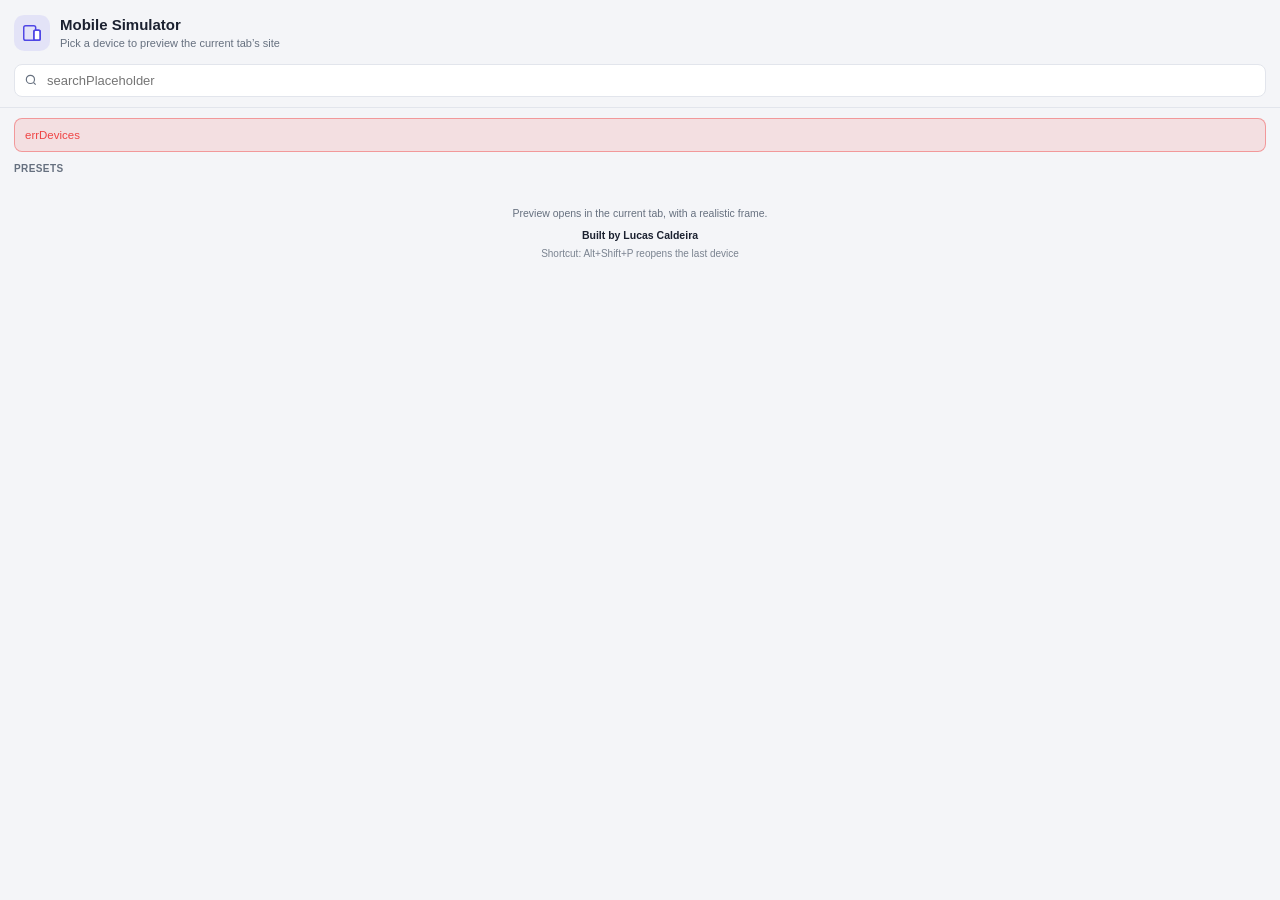
<file: sidepanel/sidepanel.html>
<!DOCTYPE html>
<html lang="en">
<head>
  <meta charset="UTF-8">
  <meta name="viewport" content="width=device-width, initial-scale=1.0">
  <title data-i18n="appTitle">Mobile Simulator</title>
  <link rel="stylesheet" href="sidepanel.css">
</head>
<body>
  <header class="panel-header">
    <div class="brand">
      <span class="brand-icon">
        <svg viewBox="0 0 24 24" fill="none" stroke="currentColor" stroke-width="1.6">
          <rect x="3" y="4" width="13" height="16" rx="2"/>
          <rect x="14" y="9" width="7" height="11" rx="1.6" fill="var(--panel-bg, #fff)"/>
          <rect x="14" y="9" width="7" height="11" rx="1.6"/>
        </svg>
      </span>
      <div class="brand-text">
        <h1 data-i18n="appTitle">Mobile Simulator</h1>
        <p data-i18n="panelSubtitle">Pick a device to preview the current tab’s site</p>
      </div>
    </div>
    <div class="search-wrap">
      <svg class="search-icon" viewBox="0 0 24 24" fill="none" stroke="currentColor" stroke-width="2">
        <circle cx="11" cy="11" r="7"/><path d="m20 20-3.5-3.5"/>
      </svg>
      <input id="search" type="search" data-i18n-placeholder="searchPlaceholder" placeholder="Search device…" autocomplete="off">
    </div>
  </header>

  <div id="panelError" class="panel-error hidden" role="alert"></div>

  <section id="presets" class="presets" data-i18n-aria="ariaPresets" aria-label="Workflow presets">
    <div class="section-label" data-i18n="presetsLabel">Presets</div>
    <div id="presetList" class="preset-list"></div>
  </section>

  <section id="recentSection" class="recent hidden" data-i18n-aria="ariaRecent" aria-label="Recent history">
    <div class="section-label" data-i18n="recentLabel">Recent</div>
    <div id="recentList" class="recent-list"></div>
  </section>

  <main id="groups" data-i18n-aria="ariaGroups" aria-label="Device categories"></main>

  <footer class="panel-footer">
    <span data-i18n="footerPreview">Preview opens in the current tab, with a realistic frame.</span>
    <span class="credit" data-i18n="footerCredit">Built by Lucas Caldeira</span>
    <span class="hint-key" data-i18n="footerShortcut">Shortcut: Alt+Shift+P reopens the last device</span>
  </footer>

  <div id="onboarding" class="onboarding hidden" role="dialog" aria-modal="true" aria-labelledby="obTitle">
    <div class="ob-card">
      <p class="ob-step" id="obStepLabel">Step 1 of 3</p>
      <h2 id="obTitle">Pick a device</h2>
      <p id="obBody" class="ob-body"></p>
      <div class="ob-suggest" id="obSuggest"></div>
      <div class="ob-actions">
        <button type="button" class="ob-btn ghost" id="obSkip" data-i18n="obSkip">Skip</button>
        <button type="button" class="ob-btn primary" id="obNext" data-i18n="obNext">Next</button>
      </div>
    </div>
  </div>

  <script src="../shared/icons.js"></script>
  <script src="../shared/i18n.js"></script>
  <script src="../shared/growth.js"></script>
  <script src="sidepanel.js"></script>
</body>
</html>
</file>
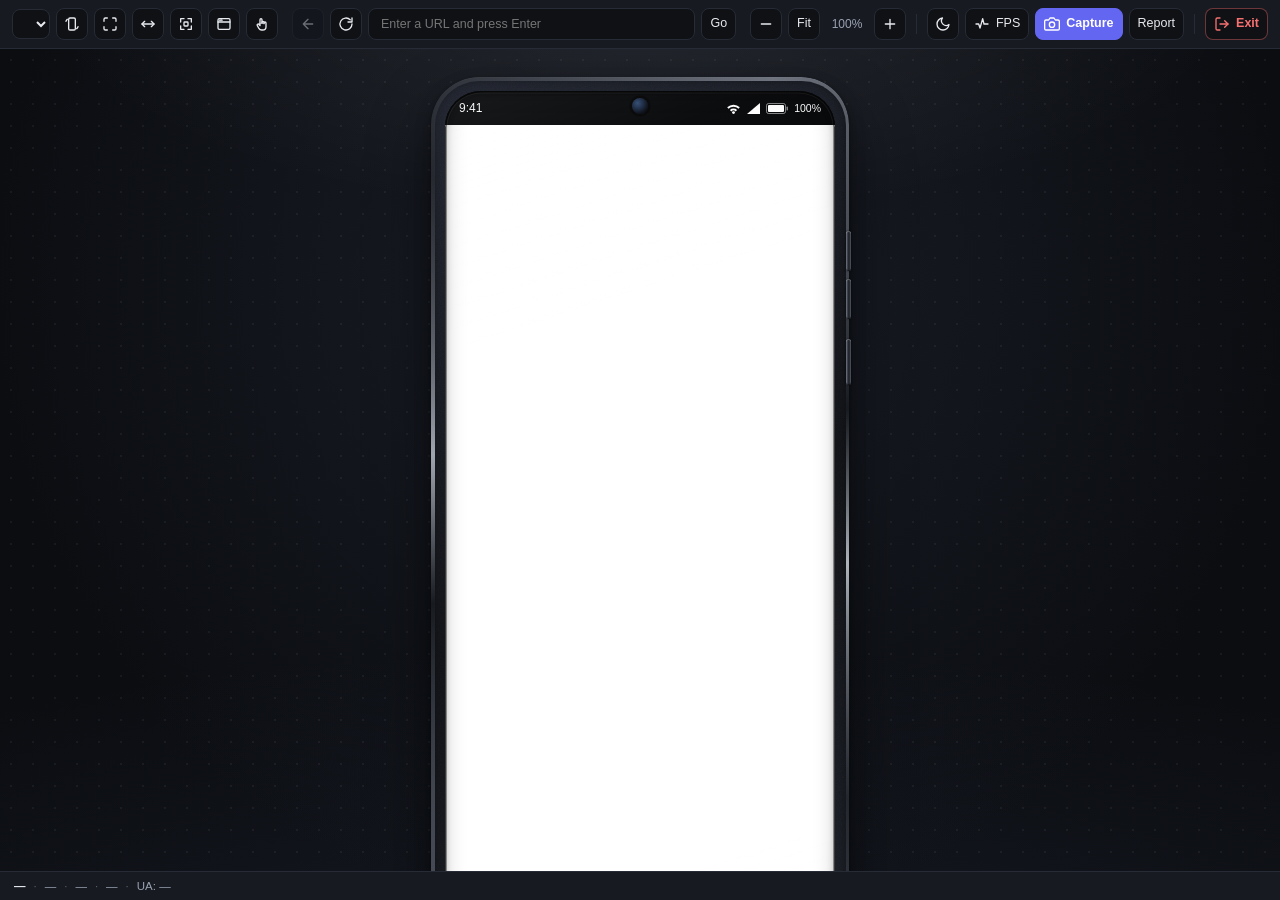
<file: tools/ext-test.html>
<!DOCTYPE html><html lang="pt-BR"><head><meta charset="UTF-8"><title>ext-test</title>
<link rel="stylesheet" href="../preview/preview.css"></head>
<body data-theme="dark">
<script>
window.addEventListener('error', (e) => console.log('PAGE-ERROR:', e.message, e.filename, e.lineno));
const noopL = { addListener() {} };
const root = new URL('../', location.href);
window.chrome = {
  tabs: { getCurrent: async () => ({ id: 1 }) },
  storage: { local: { get: async () => ({}), set: async () => {} } },
  runtime: {
    id: 'test',
    getURL: (p) => new URL(p, root).href,
    sendMessage: async () => ({ ok: true }),
    onMessage: noopL
  },
  webNavigation: { onCommitted: noopL, onHistoryStateUpdated: noopL, onReferenceFragmentUpdated: noopL }
};
</script>
<script>
(async () => {
  const html = await fetch('../preview/preview.html').then((r) => r.text());
  const doc = new DOMParser().parseFromString(html, 'text/html');
  document.body.innerHTML = '';
  for (const el of doc.body.children) {
    if (el.tagName !== 'SCRIPT') document.body.appendChild(el.cloneNode(true));
  }
  const load = (src) => new Promise((ok, err) => {
    const s = document.createElement('script');
    s.src = src; s.onload = ok; s.onerror = err;
    document.body.appendChild(s);
  });
  await load('../shared/url.js');
  await load('../shared/frames.js');
  await load('../preview/preview.js');
  console.log('INIT-DONE');
})();
</script>
</body></html>
</file>
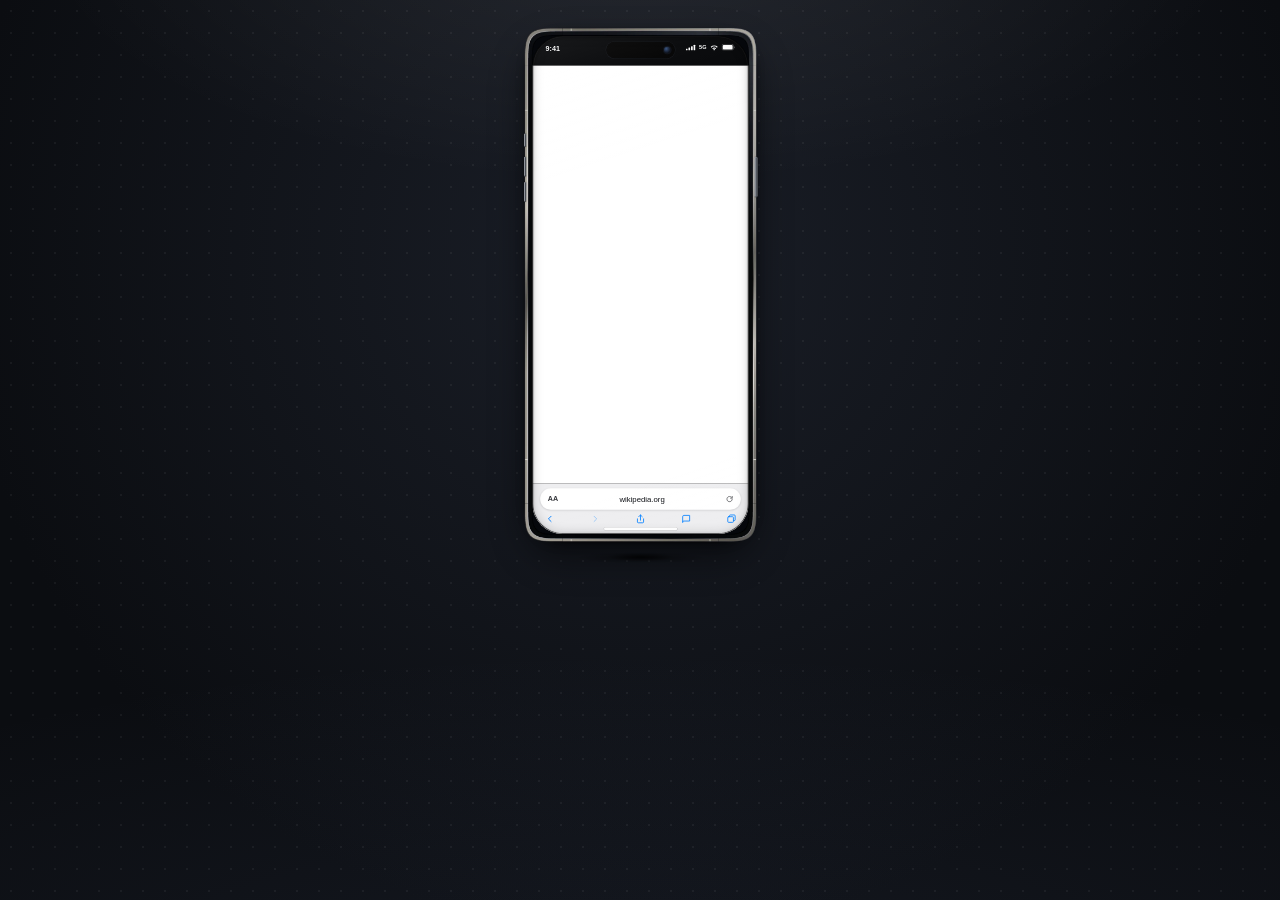
<file: tools/t-bench.html>
<!DOCTYPE html><html lang="pt-BR"><head><meta charset="UTF-8"><title>t</title>
<link rel="stylesheet" href="../preview/preview.css?v=4"><style>body{margin:0}#stage{min-height:100vh}</style></head>
<body data-theme="dark"><main id="stage"></main>
<script src="../shared/frames.js"></script>
<script>
// Harness de teste da moldura por imagem, sem as APIs da extensão.
// Uso: tools/t-bench.html?frame=island&brand=iphone&rot=0&scale=0.55
(async()=>{
const q=new URLSearchParams(location.search);
const html=await fetch('../preview/preview.html').then(r=>r.text());
const d=new DOMParser().parseFromString(html,'text/html');
document.getElementById('stage').innerHTML=d.getElementById('stage').innerHTML;

const PRESETS=DP_FRAME_PRESETS;
const IMG=DP_FRAME_IMAGES;
const frame=q.get('frame')||'island';
const p=PRESETS[frame]||PRESETS.island;
const [vw,vh]=DP_FRAME_VIEWPORTS[frame]||DP_FRAME_VIEWPORTS.island;
const brand=q.get('brand')||(frame==='island'||frame==='notch'||frame==='home'?'iphone':frame==='tablet'?'ipad':frame==='laptop'?(q.get('mac')?'macbook':'laptop'):frame==='tv'?'tv':frame==='punch-left'?'pixel':'galaxy');
const rot=q.get('rot')==='1'&&p.kind!=='laptop';
let key=frame==='laptop'&&brand==='macbook'?'laptop-macbook':frame;
const cfg=IMG[key];
const base=cfg.inset||[p.padTop,p.padSide,p.padBottom,p.padSide];
const useRot=rot&&cfg.rot!==false;
const inset=useRot?[base[1],base[2],base[3],base[0]]:base;
const bw=inset.map(v=>Math.max(v,p.radius));
const slice=bw.map(v=>Math.max(1,Math.round(v*cfg.scale)));

const m=document.getElementById('mockup');
Object.assign(m.dataset,{cutout:frame,kind:p.kind,orientation:rot?'landscape':'portrait',
  brand:brand,buttons:brand==='iphone'?'iphone':brand==='pixel'?'pixel':brand==='ipad'?'ipad':brand==='tv'||p.kind==='laptop'?'none':'right',
  browser:p.kind==='tv'?'none':p.kind==='laptop'?'desktop':(brand==='iphone'||brand==='ipad')?'safari-bottom':'chrome',
  platform:brand==='iphone'||brand==='ipad'?'ios':p.kind==='tv'?'tv':brand==='macbook'?'macos':'android',
  frameImage:'on'});
const s=m.style;
s.setProperty('--vw',(rot?vh:vw)+'px');
s.setProperty('--vh',(rot?vw:vh)+'px');
s.setProperty('--sb-h',p.sb+'px');
s.setProperty('--pad-top',inset[0]+'px');s.setProperty('--pad-right',inset[1]+'px');
s.setProperty('--pad-bottom',inset[2]+'px');s.setProperty('--pad-left',inset[3]+'px');
s.setProperty('--frame-radius',p.radius+'px');
s.setProperty('--screen-radius',p.screenRadius+'px');
s.setProperty('--frame-img','url("'+new URL('../frames/'+key+(useRot?'.rot':'')+'.webp',location.href).href+'")');
s.setProperty('--frame-slice',slice.join(' '));
s.setProperty('--frame-bw',bw.map(v=>v+'px').join(' '));
s.setProperty('--frame-corner',cfg.corner||'round');
s.transformOrigin='50% 0';s.transform='scale('+(q.get('scale')||0.55)+')';
document.getElementById('bbHostTop').textContent='wikipedia.org';
document.getElementById('bbHostBot').textContent='wikipedia.org';
const v=document.getElementById('viewport');v.removeAttribute('src');v.style.background='#fff';
})();
</script></body></html>
</file>
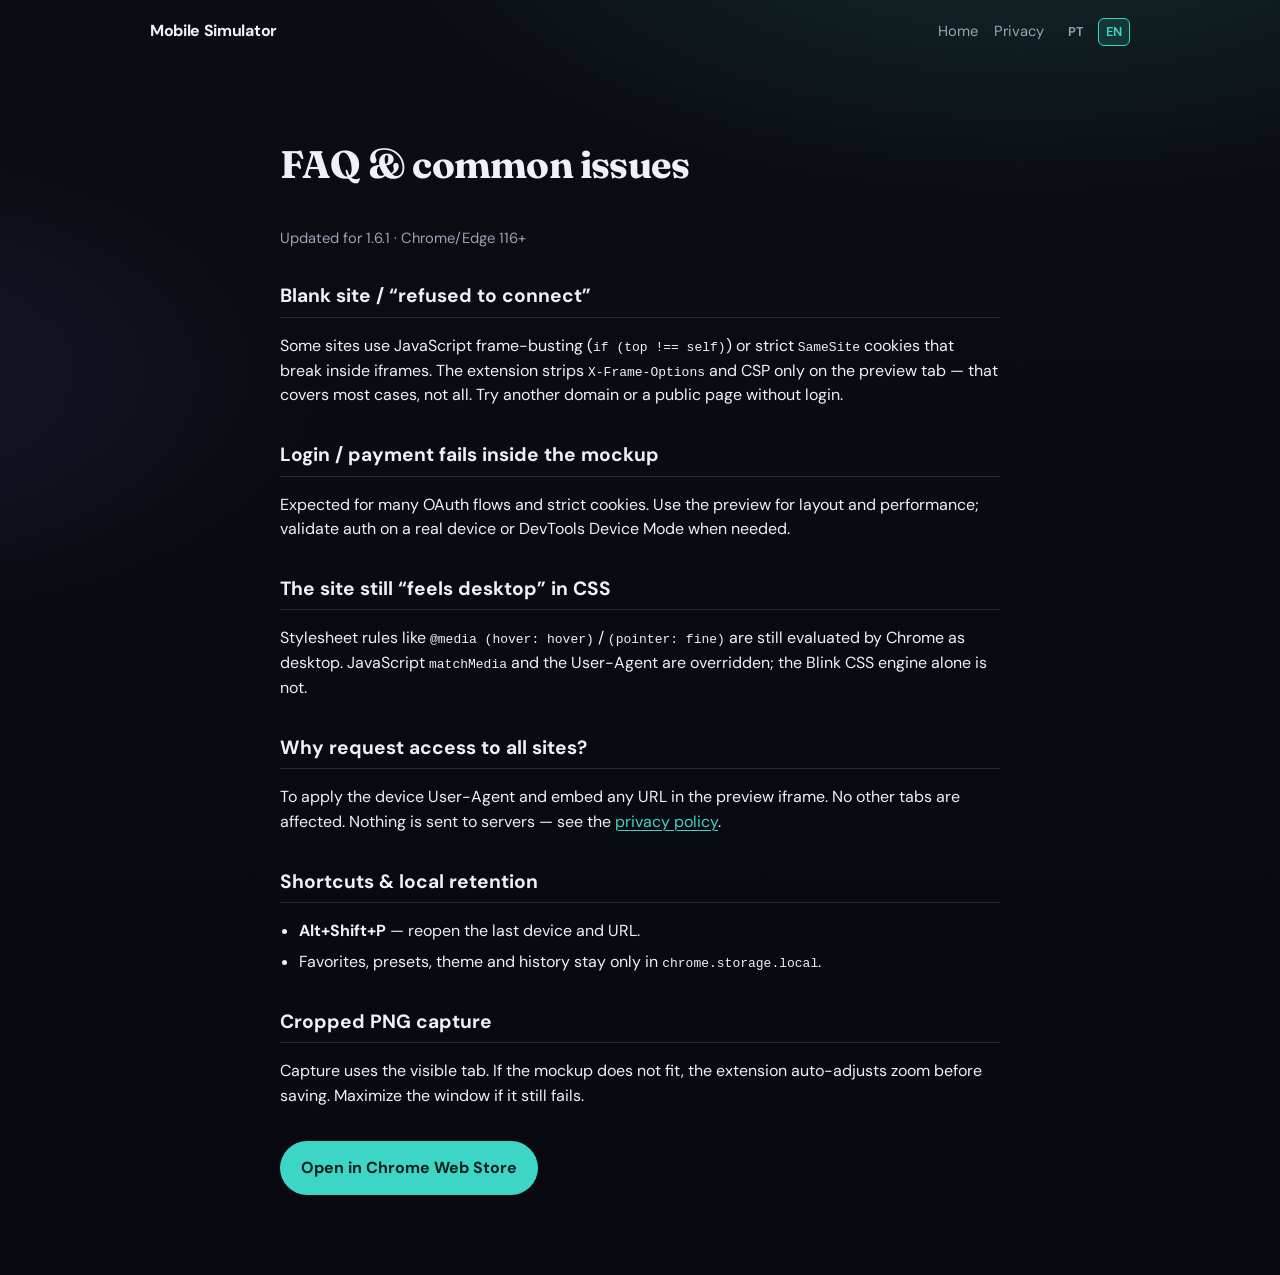
<file: docs/en/faq.html>
<!DOCTYPE html>
<html lang="en">
<head>
  <meta charset="UTF-8" />
  <meta name="viewport" content="width=device-width, initial-scale=1.0" />
  <title>FAQ — Mobile Simulator</title>
  <meta name="description" content="FAQ: iframe, CSP, User-Agent, Chrome 116+, captures and limitations of Mobile Simulator." />
  <link rel="preconnect" href="https://fonts.googleapis.com" />
  <link rel="preconnect" href="https://fonts.gstatic.com" crossorigin />
  <link href="https://fonts.googleapis.com/css2?family=DM+Sans:wght@400;600;700&family=Fraunces:opsz,wght@9..144,600&display=swap" rel="stylesheet" />
  <link rel="stylesheet" href="../site.css" />
  <link rel="alternate" hreflang="pt-BR" href="../faq.html" />
  <link rel="alternate" hreflang="en" href="./faq.html" />
</head>
<body>
  <div class="wrap">
    <nav class="site-nav">
      <a class="brand" href="./">Mobile Simulator</a>
      <div class="nav-links">
        <a href="./">Home</a>
        <a href="../privacy-policy.html">Privacy</a>
        <span class="lang-switch">
          <a href="../faq.html">PT</a>
          <a href="./faq.html" aria-current="page">EN</a>
        </span>
      </div>
    </nav>
  </div>

  <article class="prose">
    <h1>FAQ & common issues</h1>
    <p class="meta">Updated for 1.6.1 · Chrome/Edge 116+</p>

    <h2>Blank site / “refused to connect”</h2>
    <p>
      Some sites use JavaScript frame-busting (<code>if (top !== self)</code>) or strict
      <code>SameSite</code> cookies that break inside iframes. The extension strips
      <code>X-Frame-Options</code> and CSP only on the preview tab — that covers most cases, not all.
      Try another domain or a public page without login.
    </p>

    <h2>Login / payment fails inside the mockup</h2>
    <p>
      Expected for many OAuth flows and strict cookies. Use the preview for layout and performance;
      validate auth on a real device or DevTools Device Mode when needed.
    </p>

    <h2>The site still “feels desktop” in CSS</h2>
    <p>
      Stylesheet rules like <code>@media (hover: hover)</code> / <code>(pointer: fine)</code> are still
      evaluated by Chrome as desktop. JavaScript <code>matchMedia</code> and the User-Agent are overridden;
      the Blink CSS engine alone is not.
    </p>

    <h2>Why request access to all sites?</h2>
    <p>
      To apply the device User-Agent and embed any URL in the preview iframe.
      No other tabs are affected. Nothing is sent to servers — see the
      <a href="../privacy-policy.html">privacy policy</a>.
    </p>

    <h2>Shortcuts & local retention</h2>
    <ul>
      <li><strong>Alt+Shift+P</strong> — reopen the last device and URL.</li>
      <li>Favorites, presets, theme and history stay only in <code>chrome.storage.local</code>.</li>
    </ul>

    <h2>Cropped PNG capture</h2>
    <p>
      Capture uses the visible tab. If the mockup does not fit, the extension auto-adjusts zoom
      before saving. Maximize the window if it still fails.
    </p>

    <p style="margin-top:2rem">
      <a class="btn btn-primary" href="https://chromewebstore.google.com/detail/ebnbfkejdddkbpkljbbcnchnlekombef?utm_source=faq_en&utm_medium=web&utm_campaign=growth">
        Open in Chrome Web Store
      </a>
    </p>
  </article>
</body>
</html>
</file>
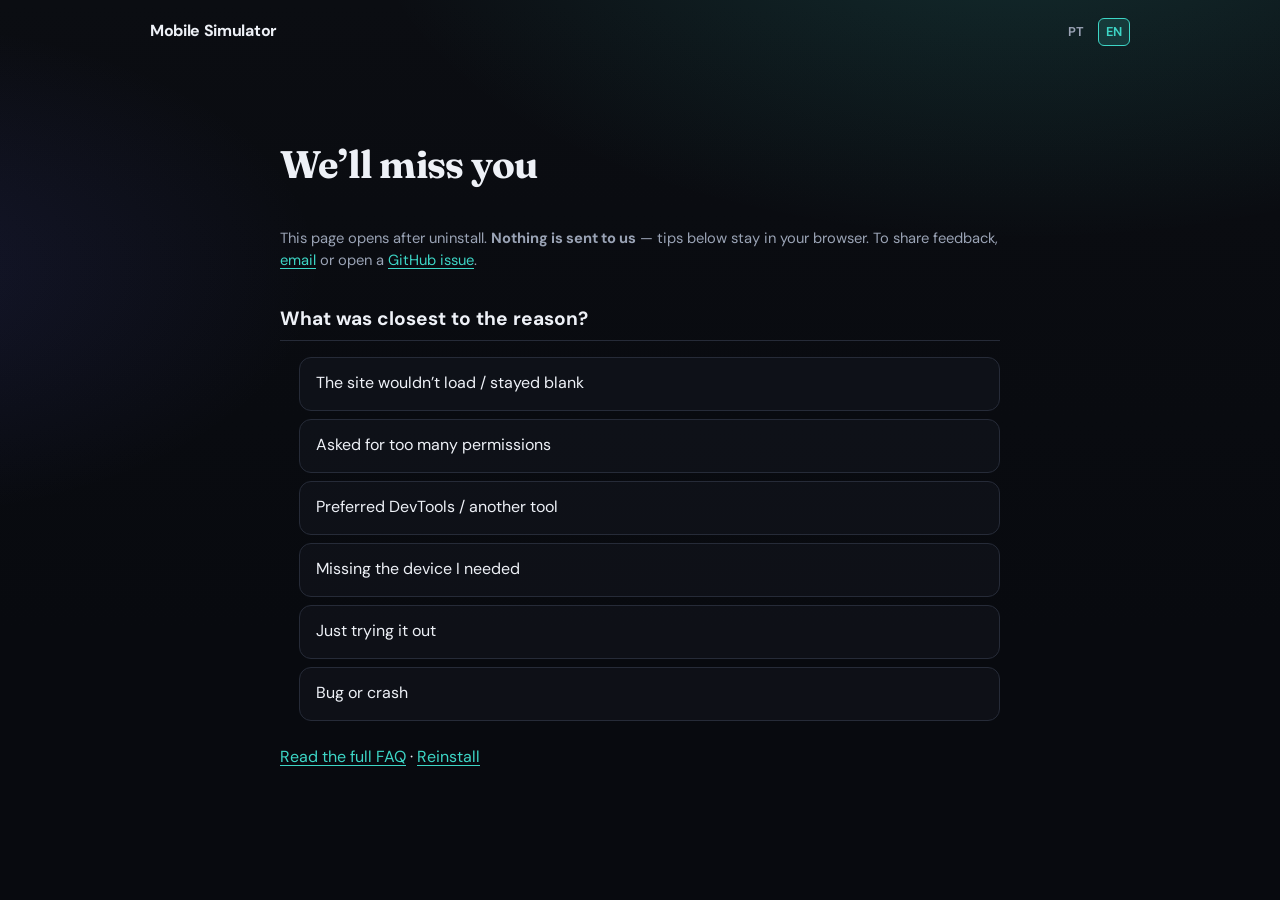
<file: docs/en/uninstall.html>
<!DOCTYPE html>
<html lang="en">
<head>
  <meta charset="UTF-8" />
  <meta name="viewport" content="width=device-width, initial-scale=1.0" />
  <title>Uninstalled Mobile Simulator?</title>
  <meta name="description" content="Post-uninstall FAQ for Mobile Simulator. No data collection — local tips by reason." />
  <link rel="preconnect" href="https://fonts.googleapis.com" />
  <link rel="preconnect" href="https://fonts.gstatic.com" crossorigin />
  <link href="https://fonts.googleapis.com/css2?family=DM+Sans:wght@400;600;700&family=Fraunces:opsz,wght@9..144,600&display=swap" rel="stylesheet" />
  <link rel="stylesheet" href="../site.css" />
  <link rel="alternate" hreflang="pt-BR" href="../uninstall.html" />
  <link rel="alternate" hreflang="en" href="./uninstall.html" />
</head>
<body>
  <div class="wrap">
    <nav class="site-nav">
      <a class="brand" href="./">Mobile Simulator</a>
      <div class="nav-links">
        <span class="lang-switch">
          <a href="../uninstall.html">PT</a>
          <a href="./uninstall.html" aria-current="page">EN</a>
        </span>
      </div>
    </nav>
  </div>

  <article class="prose">
    <h1>We’ll miss you</h1>
    <p class="meta">
      This page opens after uninstall. <strong>Nothing is sent to us</strong> —
      tips below stay in your browser. To share feedback,
      <a href="mailto:mrrealcaldeira@gmail.com?subject=Feedback%20Mobile%20Simulator">email</a>
      or open a
      <a href="https://github.com/realcaldeira/device-preview/issues/new">GitHub issue</a>.
    </p>

    <h2>What was closest to the reason?</h2>
    <ul class="reason-list" id="reasons">
      <li data-tip="Some sites still block iframes even without XFO. See the FAQ — a public page without login often works better.">
        The site wouldn’t load / stayed blank
        <div class="tip"></div>
      </li>
      <li data-tip="Host permissions are only used for UA + iframe on the preview tab. Details in the privacy policy.">
        Asked for too many permissions
        <div class="tip"></div>
      </li>
      <li data-tip="DevTools Device Mode is lighter; the Simulator shines when you need frames, UA, touch or capture.">
        Preferred DevTools / another tool
        <div class="tip"></div>
      </li>
      <li data-tip="New devices land in short releases. Follow GitHub or reinstall when an update ships.">
        Missing the device I needed
        <div class="tip"></div>
      </li>
      <li data-tip="If it was just a test — thanks. The Chrome Web Store listing is always open.">
        Just trying it out
        <div class="tip"></div>
      </li>
      <li data-tip="GitHub reports help prioritize bugs. Include the site and Chrome version if you can.">
        Bug or crash
        <div class="tip"></div>
      </li>
    </ul>

    <p style="margin-top:1.5rem">
      <a href="faq.html">Read the full FAQ</a> ·
      <a href="https://chromewebstore.google.com/detail/ebnbfkejdddkbpkljbbcnchnlekombef?utm_source=uninstall_en&utm_medium=web&utm_campaign=winback">Reinstall</a>
    </p>
  </article>

  <script>
    document.getElementById('reasons').addEventListener('click', (e) => {
      const li = e.target.closest('li');
      if (!li) return;
      document.querySelectorAll('.reason-list li').forEach((x) => x.classList.remove('open'));
      li.classList.add('open');
      const tip = li.querySelector('.tip');
      tip.textContent = li.dataset.tip || '';
    });
  </script>
</body>
</html>
</file>
<file: docs/site.css>
:root {
  --bg0: #0b0d12;
  --bg1: #12151d;
  --text: #eef1f7;
  --muted: #9aa3b5;
  --line: #262b38;
  --accent: #3dd6c6;
  --accent-dim: rgba(61, 214, 198, 0.14);
  --danger: #f07178;
  --font-display: "Fraunces", "Iowan Old Style", Georgia, serif;
  --font-body: "DM Sans", "Segoe UI", sans-serif;
}

* { box-sizing: border-box; }
html { scroll-behavior: smooth; }
body {
  margin: 0;
  min-height: 100vh;
  color: var(--text);
  font-family: var(--font-body);
  background:
    radial-gradient(1200px 600px at 80% -10%, rgba(61, 214, 198, 0.16), transparent 55%),
    radial-gradient(900px 500px at -10% 30%, rgba(99, 102, 241, 0.12), transparent 50%),
    linear-gradient(180deg, var(--bg0), #080a0f 70%);
  line-height: 1.55;
}

a { color: var(--accent); text-decoration-thickness: 1px; text-underline-offset: 3px; }
a:hover { color: #7aefe3; }

.wrap {
  width: min(980px, calc(100% - 2rem));
  margin: 0 auto;
}

.site-nav {
  display: flex;
  align-items: center;
  justify-content: space-between;
  gap: 1rem;
  padding: 1.1rem 0;
}
.brand {
  display: flex;
  align-items: center;
  gap: 0.7rem;
  color: var(--text);
  text-decoration: none;
  font-weight: 700;
  letter-spacing: -0.02em;
}
.brand img { width: 36px; height: 36px; border-radius: 10px; }
.nav-links { display: flex; gap: 1rem; font-size: 0.92rem; align-items: center; flex-wrap: wrap; }
.nav-links a { color: var(--muted); text-decoration: none; }
.nav-links a:hover { color: var(--text); }

.lang-switch {
  display: inline-flex;
  gap: 0.35rem;
  align-items: center;
  font-size: 0.8rem;
  font-weight: 650;
}
.lang-switch a {
  color: var(--muted);
  text-decoration: none;
  padding: 0.2rem 0.45rem;
  border-radius: 6px;
  border: 1px solid transparent;
}
.lang-switch a:hover { color: var(--text); border-color: var(--line); }
.lang-switch a[aria-current="page"] {
  color: var(--accent);
  border-color: var(--accent);
  background: var(--accent-dim);
}

.btn {
  display: inline-flex;
  align-items: center;
  justify-content: center;
  gap: 0.45rem;
  padding: 0.85rem 1.25rem;
  border-radius: 999px;
  border: 1px solid transparent;
  font: inherit;
  font-weight: 700;
  text-decoration: none;
  cursor: pointer;
  transition: transform 0.15s ease, background 0.15s ease, border-color 0.15s ease;
}
.btn:hover { transform: translateY(-1px); }
.btn-primary {
  background: var(--accent);
  color: #06201d;
}
.btn-primary:hover { background: #7aefe3; color: #06201d; }
.btn-ghost {
  background: transparent;
  border-color: var(--line);
  color: var(--text);
}
.btn-ghost:hover { border-color: var(--accent); color: var(--accent); }

.hero {
  padding: 3.5rem 0 2.5rem;
  display: grid;
  gap: 1.4rem;
  max-width: 720px;
}
.hero h1 {
  margin: 0;
  font-family: var(--font-display);
  font-size: clamp(2.4rem, 6vw, 3.8rem);
  line-height: 1.05;
  letter-spacing: -0.03em;
  font-weight: 600;
}
.hero .lead {
  margin: 0;
  color: var(--muted);
  font-size: 1.12rem;
  max-width: 38rem;
}
.cta-row { display: flex; flex-wrap: wrap; gap: 0.75rem; margin-top: 0.4rem; }
.hero-visual {
  margin: 1.5rem 0 0;
  border-radius: 22px;
  border: 1px solid var(--line);
  background:
    linear-gradient(145deg, rgba(255,255,255,0.04), transparent 40%),
    var(--bg1);
  min-height: 220px;
  padding: 1.5rem;
  position: relative;
  overflow: hidden;
}
.phone {
  width: min(220px, 55%);
  aspect-ratio: 9 / 19;
  margin: 0 auto;
  border-radius: 28px;
  border: 3px solid #2a3140;
  background: #05070c;
  box-shadow: 0 30px 60px rgba(0,0,0,0.45);
  position: relative;
}
.phone::before {
  content: "";
  position: absolute;
  top: 10px;
  left: 50%;
  transform: translateX(-50%);
  width: 42%;
  height: 14px;
  border-radius: 999px;
  background: #11151f;
}
.phone-screen {
  position: absolute;
  inset: 22px 10px 14px;
  border-radius: 16px;
  background:
    linear-gradient(160deg, #1a2338, #0d121c 55%, #152018);
  display: grid;
  place-items: end center;
  padding: 0.8rem;
  color: var(--muted);
  font-size: 0.72rem;
  text-align: center;
}
.glow {
  position: absolute;
  inset: auto -20% -40% auto;
  width: 55%;
  height: 70%;
  background: radial-gradient(circle, rgba(61,214,198,0.25), transparent 65%);
  pointer-events: none;
}

.section {
  padding: 2.5rem 0;
  border-top: 1px solid var(--line);
}
.section h2 {
  margin: 0 0 0.6rem;
  font-family: var(--font-display);
  font-size: 1.7rem;
  letter-spacing: -0.02em;
}
.section p.sub {
  margin: 0 0 1.2rem;
  color: var(--muted);
  max-width: 40rem;
}
.features {
  display: grid;
  grid-template-columns: repeat(auto-fit, minmax(200px, 1fr));
  gap: 0.9rem;
}
.feature {
  padding: 1rem 1.05rem;
  border: 1px solid var(--line);
  border-radius: 14px;
  background: rgba(18, 21, 29, 0.7);
}
.feature strong { display: block; margin-bottom: 0.25rem; }
.feature span { color: var(--muted); font-size: 0.92rem; }

.prose {
  width: min(720px, calc(100% - 2rem));
  margin: 0 auto;
  padding: 2.5rem 0 4rem;
}
.prose h1 {
  font-family: var(--font-display);
  font-size: clamp(1.8rem, 4vw, 2.4rem);
  letter-spacing: -0.02em;
}
.prose h2 {
  margin-top: 2rem;
  font-size: 1.2rem;
  border-bottom: 1px solid var(--line);
  padding-bottom: 0.35rem;
}
.prose .meta { color: var(--muted); font-size: 0.92rem; }
.prose ul { padding-left: 1.2rem; }
.prose li { margin: 0.4rem 0; }
.reason-list { list-style: none; padding: 0; }
.reason-list li {
  margin: 0.5rem 0;
  padding: 0.85rem 1rem;
  border: 1px solid var(--line);
  border-radius: 12px;
  background: rgba(18, 21, 29, 0.65);
  cursor: pointer;
}
.reason-list li:hover { border-color: var(--accent); }
.reason-list .tip {
  display: none;
  margin-top: 0.55rem;
  color: var(--muted);
  font-size: 0.92rem;
}
.reason-list li.open .tip { display: block; }

.site-footer {
  border-top: 1px solid var(--line);
  padding: 1.4rem 0 2rem;
  color: var(--muted);
  font-size: 0.88rem;
  display: flex;
  flex-wrap: wrap;
  gap: 0.75rem 1.25rem;
  justify-content: space-between;
}

@media (max-width: 640px) {
  .nav-links { display: none; }
  .hero { padding-top: 2rem; }
}
</file>
<file: preview/preview.css>
body[data-theme="dark"] {
  --bg: #0f1115;
  --stage-bg: radial-gradient(circle at 50% 28%, #1a1e27 0%, #0b0d11 75%);
  --panel: #171a21;
  --border: #262b36;
  --text: #e8eaf0;
  --muted: #9aa3b2;
  --accent: #6366f1;
  --accent-text: #ffffff;
  --dot: rgba(255, 255, 255, 0.05);
  --floor: rgba(120, 140, 190, 0.09);
}
body[data-theme="light"] {
  --bg: #eef0f4;
  --stage-bg: radial-gradient(circle at 50% 28%, #f8f9fc 0%, #d9dde6 75%);
  --panel: #ffffff;
  --border: #d7dbe4;
  --text: #1b2130;
  --muted: #66707f;
  --accent: #4f46e5;
  --accent-text: #ffffff;
  --dot: rgba(0, 0, 0, 0.06);
  --floor: rgba(90, 110, 150, 0.10);
}

* { box-sizing: border-box; margin: 0; padding: 0; }

html, body { height: 100%; }

body {
  display: flex;
  flex-direction: column;
  background: var(--bg);
  color: var(--text);
  font: 13px/1.4 -apple-system, BlinkMacSystemFont, "Segoe UI", Roboto, sans-serif;
  overflow: hidden;
}

.hidden { display: none !important; }

#toolbar {
  flex: none;
  display: flex;
  align-items: center;
  gap: 14px;
  padding: 8px 12px;
  background: var(--panel);
  border-bottom: 1px solid var(--border);
}

.tb-group { display: flex; align-items: center; gap: 6px; }
.tb-group.grow { flex: 1; min-width: 120px; }

.tb-sep { width: 1px; height: 20px; background: var(--border); margin: 0 4px; }

#deviceSelect {
  max-width: 230px;
  padding: 6px 8px;
  border-radius: 8px;
  border: 1px solid var(--border);
  background: var(--bg);
  color: var(--text);
  font-size: 12.5px;
  outline: none;
}
#deviceSelect:focus { border-color: var(--accent); }

.icon-btn, .text-btn {
  display: inline-flex;
  align-items: center;
  justify-content: center;
  gap: 6px;
  height: 32px;
  padding: 0 8px;
  border-radius: 8px;
  border: 1px solid var(--border);
  background: var(--bg);
  color: var(--text);
  font: inherit;
  font-size: 12.5px;
  cursor: pointer;
  transition: border-color 0.12s, background 0.12s;
}
.icon-btn { width: 32px; padding: 0; }
.icon-btn svg, .text-btn svg { width: 16px; height: 16px; }
.icon-btn:hover, .text-btn:hover { border-color: var(--accent); }
.icon-btn:disabled { opacity: 0.4; cursor: default; }
.icon-btn:disabled:hover { border-color: var(--border); }

.text-btn.primary,
.text-btn.on,
.icon-btn.on {
  background: var(--accent);
  border-color: var(--accent);
  color: var(--accent-text);
}
.text-btn.primary,
.text-btn.on { font-weight: 600; }
.text-btn.primary:hover,
.text-btn.on:hover,
.icon-btn.on:hover { filter: brightness(1.1); border-color: var(--accent); }

.text-btn.danger {
  color: #f87171;
  border-color: rgba(248, 113, 113, 0.4);
  font-weight: 600;
}
.text-btn.danger:hover {
  background: #ef4444;
  border-color: #ef4444;
  color: #fff;
  filter: none;
}

#addressInput {
  flex: 1;
  min-width: 80px;
  height: 32px;
  padding: 0 12px;
  border-radius: 8px;
  border: 1px solid var(--border);
  background: var(--bg);
  color: var(--text);
  font-size: 12.5px;
  outline: none;
}
#addressInput:focus { border-color: var(--accent); }

#zoomLabel {
  min-width: 42px;
  text-align: center;
  font-size: 12px;
  font-variant-numeric: tabular-nums;
  color: var(--muted);
}

/* Palco: luz caindo de cima e um piso insinuado embaixo. Sem essas duas
   camadas o aparelho flutua num vazio e a moldura perde credibilidade. */
#stage {
  flex: 1;
  display: flex;
  overflow: auto;
  padding: 28px;
  background:
    radial-gradient(var(--dot) 1px, transparent 1.5px) 0 0 / 22px 22px,
    radial-gradient(70% 42% at 50% -8%, rgba(255, 255, 255, 0.07), transparent 68%),
    radial-gradient(120% 55% at 50% 112%, var(--floor), transparent 72%),
    var(--stage-bg);
}

#zoomBox { margin: auto; flex: none; }

#mockup {
  display: flex;
  flex-direction: column;
  align-items: center;
  width: fit-content;
  transform-origin: 0 0;
}

/* Granulado do metal jateado: sem ele o chassi lê como plástico chapado.
   Vai no próprio background, em cima do gradiente, com intensidade quase
   imperceptível. */
:root {
  --metal-grain:
    url("data:image/svg+xml,%3Csvg xmlns='http://www.w3.org/2000/svg' width='120' height='120'%3E%3Cfilter id='n'%3E%3CfeTurbulence type='fractalNoise' baseFrequency='0.85' numOctaves='2' stitchTiles='stitch'/%3E%3C/filter%3E%3Crect width='120' height='120' filter='url(%23n)' opacity='0.05'/%3E%3C/svg%3E");
}

.device-frame {
  position: relative;
  background:
    var(--metal-grain) 0 0 / 120px 120px,
    linear-gradient(150deg, #212530 0%, #0f1116 52%, #1b1f27 100%);
  border-radius: var(--frame-radius, 48px);
  padding: var(--pad-top, 14px) var(--pad-right, 14px) var(--pad-bottom, 14px) var(--pad-left, 14px);
  /* Contato, meia-distância e ambiente: uma sombra só achata o aparelho. */
  box-shadow:
    0 1px 2px rgba(0, 0, 0, 0.55),
    0 7px 16px rgba(0, 0, 0, 0.32),
    0 30px 64px rgba(0, 0, 0, 0.45),
    inset 0 1px 0 rgba(255, 255, 255, 0.07),
    inset 0 0 14px rgba(0, 0, 0, 0.6);
}

/* Moldura vinda de imagem: a arte (gerada por tools/make_frames.py) entra como
   border-image de 9 fatias num anel ::after que cobre só a área do bezel — o
   padding continua valendo, então botões, recortes, câmera e home button em
   CSS seguem nas posições de sempre, agora por cima do metal fotorrealista.
   O 9-slice preserva os cantos e estica só as faixas do meio. */
#mockup[data-frame-image="on"] .device-frame {
  background: #05070b;
  /* O raio da silhueta da arte é o --frame-radius, então a sombra em caixa
     acompanha os cantos transparentes sem custo — um drop-shadow filtraria o
     iframe inteiro a cada frame de rolagem (toque lento). */
  border-radius: var(--frame-radius, 48px);
  box-shadow:
    0 1px 2px rgba(0, 0, 0, 0.55),
    0 7px 16px rgba(0, 0, 0, 0.32),
    0 30px 64px rgba(0, 0, 0, 0.45);
}
#mockup[data-frame-image="on"] .device-frame::after {
  content: '';
  position: absolute;
  inset: 0;
  z-index: 10;
  border-style: solid;
  border-width: var(--frame-bw, var(--pad-top) var(--pad-right) var(--pad-bottom) var(--pad-left));
  border-image: var(--frame-img) var(--frame-slice) stretch;
  pointer-events: none;
}
/* O bisel cônico em CSS sai de cena — o da arte é melhor — e o queixo da TV
   passa a vir embutido na imagem (logo + LED). Os demais detalhes continuam,
   mas precisam subir uma camada para ficar acima do anel da moldura. */
#mockup[data-frame-image="on"] .device-frame::before { display: none; }
#mockup[data-frame-image="on"] .tv-chin { display: none; }
#mockup[data-frame-image="on"] .hw-btn,
#mockup[data-frame-image="on"] .earpiece,
#mockup[data-frame-image="on"] .front-cam,
#mockup[data-frame-image="on"] .home-btn,
#mockup[data-frame-image="on"] .lid-logo {
  z-index: 11;
}

/* Cantos contínuos, como os dos aparelhos de verdade — o arco elíptico do
   border-radius é o detalhe que mais denuncia um mockup.
   Só no chassi: a tela precisa continuar com border-radius comum, porque é ele
   que o Chrome usa para recortar o iframe do site. */
@supports (corner-shape: squircle) {
  [data-kind="phone"] .device-frame,
  [data-kind="tablet"] .device-frame {
    corner-shape: var(--frame-corner, squircle);
  }
}

/* Bisel: o gradiente cônico devolve os dois pontos de luz que uma borda
   usinada faz ao girar. */
.device-frame::before {
  content: '';
  position: absolute;
  inset: 0;
  border-radius: inherit;
  corner-shape: inherit;
  padding: 3.5px;
  background: conic-gradient(from 218deg,
    #4d535e 0%, #1a1d23 9%, #c3cad5 20%, #292c33 31%,
    #848a95 44%, #1a1d23 56%, #d6dce6 67%, #292c33 79%,
    #656b76 90%, #4d535e 100%);
  -webkit-mask: linear-gradient(#000 0 0) content-box, linear-gradient(#000 0 0);
  -webkit-mask-composite: xor;
  mask: linear-gradient(#000 0 0) content-box, linear-gradient(#000 0 0);
  mask-composite: exclude;
  pointer-events: none;
  opacity: 0.8;
}

[data-brand="iphone"] .device-frame,
[data-brand="ipad"] .device-frame {
  background:
    var(--metal-grain) 0 0 / 120px 120px,
    linear-gradient(150deg, #2f333c 0%, #14161b 52%, #262a33 100%);
}
[data-brand="iphone"] .device-frame::before,
[data-brand="ipad"] .device-frame::before {
  background: conic-gradient(from 212deg,
    #8f95a0 0%, #35383f 8%, #f2f4f7 20%, #494d55 30%,
    #c9ced6 42%, #3a3d44 54%, #ffffff 66%, #4a4e56 78%,
    #b6bcc5 88%, #8f95a0 100%);
  opacity: 0.85;
}

[data-kind="tv"] .device-frame {
  background:
    var(--metal-grain) 0 0 / 120px 120px,
    linear-gradient(180deg, #1b1e24 0%, #0a0c10 100%);
  box-shadow:
    0 2px 3px rgba(0, 0, 0, 0.6),
    0 14px 30px rgba(0, 0, 0, 0.4),
    0 46px 92px rgba(0, 0, 0, 0.5),
    inset 0 1px 0 rgba(255, 255, 255, 0.06);
}
/* Painel de TV: a borda de baixo pega a luz do ambiente, a de cima fica na
   sombra — o inverso de um aparelho de mão. */
[data-kind="tv"] .device-frame::before {
  padding: 2px;
  background: linear-gradient(180deg, #5a616d 0%, #1b1e24 42%, #0f1218 68%, #454c58 100%);
  opacity: 0.9;
}

.screen {
  position: relative;
  width: var(--vw, 390px);
  background: #000;
  /* É este arredondamento que recorta o site dentro da tela. Ele precisa ser
     border-radius comum: com corner-shape o Chrome deixa de aplicar o recorte
     ao iframe, e o site vira um retângulo colado sobre o aparelho. */
  border-radius: var(--screen-radius, 36px);
  overflow: hidden;
}

#viewport {
  display: block;
  width: var(--vw, 390px);
  height: calc(var(--vh, 844px) - var(--bb-h, 0px));
  border: 0;
  background: #fff;
}

#mockup.fit-content #viewport {
  width: calc(var(--vw, 390px) * var(--fit-inv, 1));
  height: calc((var(--vh, 844px) - var(--bb-h, 0px)) * var(--fit-inv, 1));
  margin-bottom: calc((var(--vh, 844px) - var(--bb-h, 0px)) * (1 - var(--fit-inv, 1)));
  transform: scale(var(--fit-scale, 1));
  transform-origin: 0 0;
}

/* Vidro: reflexo principal na diagonal, um segundo mais fraco vindo do lado
   oposto e a borda escurecida. A área central fica intocada — quem testa cor
   precisa ver a cor real do site. */
.screen-glare {
  position: absolute;
  inset: 0;
  z-index: 8;
  pointer-events: none;
  border-radius: inherit;
  corner-shape: inherit;
  background:
    linear-gradient(162deg,
      rgba(255, 255, 255, 0.085) 0%,
      rgba(255, 255, 255, 0.03) 11%,
      rgba(255, 255, 255, 0) 27%),
    linear-gradient(342deg,
      rgba(255, 255, 255, 0.045) 0%,
      rgba(255, 255, 255, 0) 15%);
  /* A tela é uma peça encaixada, não um adesivo: aro preto do vidro, filete de
     luz onde o metal encosta nele e a sombra do chassi caindo por dentro. */
  box-shadow:
    inset 0 0 0 1.5px rgba(0, 0, 0, 0.72),
    inset 0 0 0 2.5px rgba(255, 255, 255, 0.055),
    inset 0 2px 7px rgba(0, 0, 0, 0.3),
    inset 0 0 22px rgba(0, 0, 0, 0.2);
}

.status-bar {
  position: relative;
  z-index: 5;
  height: var(--sb-h, 34px);
  display: flex;
  align-items: center;
  justify-content: space-between;
  padding: 0 18px;
  background: #050608;
  color: #fff;
  font-variant-numeric: tabular-nums;
}
[data-kind="tv"] .status-bar,
[data-platform="windows"] .status-bar { display: none; }

[data-platform="ios"] .status-bar { font-size: 13px; font-weight: 700; padding: 0 24px; }
[data-platform="android"] .status-bar { font-size: 12px; font-weight: 500; padding: 0 14px; }
[data-cutout="home"] .status-bar { font-size: 11px; padding: 0 10px; }
[data-cutout="island"] .status-bar { align-items: flex-start; padding-top: 14px; }

.sb-left, .sb-right { display: flex; align-items: center; gap: 6px; }
.sb-set { display: flex; align-items: center; gap: 6px; }
[data-platform="ios"] .sb-and { display: none; }
[data-platform="android"] .sb-ios { display: none; }

.sb-net { font-size: 10px; font-weight: 700; letter-spacing: 0.03em; }
.sb-pct { font-size: 10.5px; }
.sb-ic { display: block; }

.cutout {
  position: absolute;
  z-index: 6;
  background: #000;
  display: none;
}
.cutout .speaker, .cutout .cam { display: none; position: absolute; }

.cutout .cam {
  border-radius: 50%;
  background: radial-gradient(circle at 35% 32%, #34507c 0%, #1b2a45 35%, #060a13 72%);
  box-shadow: 0 0 0 1.5px #0b0d12, 0 0 3px rgba(80, 140, 255, 0.35);
}

[data-cutout="notch"] .cutout {
  display: block;
  top: 0;
  left: 50%;
  transform: translateX(-50%);
  width: 52%;
  max-width: 210px;
  height: calc(var(--sb-h, 40px) - 7px);
  border: 1px solid #15171c;
  border-top: none;
  border-radius: 0 0 19px 19px;
}
[data-cutout="notch"] .cutout .speaker {
  display: block;
  top: 50%;
  left: 50%;
  transform: translate(-50%, -50%);
  width: 34%;
  height: 5px;
  border-radius: 3px;
  background: #15181e;
  box-shadow: inset 0 1px 2px #000;
}
[data-cutout="notch"] .cutout .cam {
  display: block;
  top: 50%;
  right: 13%;
  transform: translateY(-50%);
  width: 9px;
  height: 9px;
}

[data-cutout="island"] .cutout {
  display: block;
  top: 11px;
  left: 50%;
  transform: translateX(-50%);
  width: 32%;
  max-width: 126px;
  height: 30px;
  border-radius: 999px;
  box-shadow: inset 0 0 5px rgba(0, 0, 0, 0.9), 0 0 0 1px #121419;
}
[data-cutout="island"] .cutout .cam {
  display: block;
  top: 50%;
  right: 8px;
  transform: translateY(-50%);
  width: 12px;
  height: 12px;
}

[data-cutout="punch"] .cutout,
[data-cutout="punch-left"] .cutout {
  display: block;
  top: 7px;
  width: 16px;
  height: 16px;
  border-radius: 50%;
  background: radial-gradient(circle at 35% 32%, #2f4a73 0%, #182740 38%, #05080f 72%);
  box-shadow: 0 0 0 2.5px #000, 0 0 3px rgba(80, 140, 255, 0.3);
}
[data-cutout="punch"] .cutout { left: 50%; transform: translateX(-50%); }
[data-cutout="punch-left"] .cutout { left: 18px; }

[data-cutout="drop"] .cutout {
  display: block;
  top: 0;
  left: 50%;
  transform: translateX(-50%);
  width: 30px;
  height: 18px;
  border: 1px solid #15171c;
  border-top: none;
  border-radius: 0 0 15px 15px;
}
[data-cutout="drop"] .cutout .cam {
  display: block;
  top: 3px;
  left: 50%;
  transform: translateX(-50%);
  width: 10px;
  height: 10px;
}

[data-orientation="landscape"][data-cutout="notch"] .cutout {
  top: 50%;
  left: 0;
  transform: translateY(-50%);
  width: calc(var(--sb-h, 40px) - 7px);
  height: 52%;
  max-height: 210px;
  max-width: none;
  border: 1px solid #15171c;
  border-left: none;
  border-radius: 0 19px 19px 0;
}
[data-orientation="landscape"][data-cutout="notch"] .cutout .speaker {
  width: 5px;
  height: 34%;
}
[data-orientation="landscape"][data-cutout="notch"] .cutout .cam {
  top: auto;
  right: auto;
  bottom: 13%;
  left: 50%;
  transform: translateX(-50%);
}
[data-orientation="landscape"][data-cutout="island"] .cutout {
  top: 50%;
  left: 11px;
  transform: translateY(-50%);
  width: 30px;
  height: 32%;
  max-height: 126px;
  max-width: none;
}
[data-orientation="landscape"][data-cutout="island"] .cutout .cam {
  top: auto;
  right: auto;
  bottom: 8px;
  left: 50%;
  transform: translateX(-50%);
}
[data-orientation="landscape"][data-cutout="punch"] .cutout {
  top: 50%;
  left: 7px;
  transform: translateY(-50%);
}
[data-orientation="landscape"][data-cutout="punch-left"] .cutout {
  top: 18px;
  left: 7px;
  transform: none;
}
[data-orientation="landscape"][data-cutout="drop"] .cutout {
  top: 50%;
  left: 0;
  transform: translateY(-50%);
  width: 18px;
  height: 30px;
  border: 1px solid #15171c;
  border-left: none;
  border-radius: 0 15px 15px 0;
}
[data-orientation="landscape"][data-cutout="drop"] .cutout .cam {
  top: 50%;
  left: 3px;
  transform: translateY(-50%);
}

.home-indicator {
  display: none;
  position: absolute;
  z-index: 9;
  bottom: 7px;
  left: 50%;
  transform: translateX(-50%);
  width: 34%;
  max-width: 140px;
  height: 5px;
  border-radius: 3px;
  background: rgba(255, 255, 255, 0.92);
  box-shadow: 0 0 0 0.5px rgba(0, 0, 0, 0.3);
}
[data-platform="ios"] .home-indicator,
[data-platform="android"] .home-indicator { display: block; }
[data-platform="android"] .home-indicator { width: 24%; height: 4px; }
[data-kind="tablet"] .home-indicator { max-width: 220px; }
[data-cutout="home"] .home-indicator,
[data-platform="windows"] .home-indicator,
[data-kind="tv"] .home-indicator { display: none; }

.hw-btn {
  display: none;
  position: absolute;
  --hw-jut: -1.5px;
  /* Quina iluminada em cima, corpo em sombra e reflexo de volta na base: é o
     que dá volume a uma peça de 4px. */
  background: linear-gradient(90deg, #767c88 0%, #2d313a 38%, #1b1e24 62%, #565b66 100%);
  border-radius: 3px;
  box-shadow:
    0 0 2px rgba(0, 0, 0, 0.7),
    inset 0 1px 0 rgba(255, 255, 255, 0.25),
    inset 0 -1px 0 rgba(0, 0, 0, 0.45);
}

/* Aço e titânio dos aparelhos Apple refletem bem mais que o alumínio fosco. */
[data-brand="iphone"] .hw-btn,
[data-brand="ipad"] .hw-btn {
  background-image: linear-gradient(90deg, #cfd4db 0%, #71767f 38%, #43474e 62%, #a7adb6 100%);
}

/* Botões deitados (topo do iPad/Surface e qualquer aparelho em paisagem)
   precisam da luz vindo da mesma direção. */
[data-buttons="top"] .hw-btn,
[data-buttons="ipad"] .btn-power,
[data-orientation="landscape"][data-kind="phone"] .hw-btn {
  background-image: linear-gradient(180deg, #767c88 0%, #2d313a 38%, #1b1e24 62%, #565b66 100%);
}
[data-orientation="landscape"][data-brand="iphone"] .hw-btn,
[data-buttons="ipad"] .btn-power {
  background-image: linear-gradient(180deg, #cfd4db 0%, #71767f 38%, #43474e 62%, #a7adb6 100%);
}

[data-buttons="right"] .btn-volup   { display: block; right: var(--hw-jut); top: 17%; width: 4.5px; height: 40px; }
[data-buttons="right"] .btn-voldown { display: block; right: var(--hw-jut); top: calc(17% + 48px); width: 4.5px; height: 40px; }
[data-buttons="right"] .btn-power   { display: block; right: var(--hw-jut); top: calc(17% + 108px); width: 4.5px; height: 46px; }

[data-buttons="pixel"] .btn-power   { display: block; right: var(--hw-jut); top: 16%; width: 4.5px; height: 46px; }
[data-buttons="pixel"] .btn-volup   { display: block; right: var(--hw-jut); top: calc(16% + 58px); width: 4.5px; height: 38px; }
[data-buttons="pixel"] .btn-voldown { display: block; right: var(--hw-jut); top: calc(16% + 104px); width: 4.5px; height: 38px; }

[data-buttons="iphone"] .btn-power   { display: block; right: var(--hw-jut); top: 25%; width: 4.5px; height: 74px; }
[data-buttons="iphone"] .btn-mute    { display: block; left: var(--hw-jut); top: calc(25% - 42px); width: 4.5px; height: 24px; }
[data-buttons="iphone"] .btn-volup   { display: block; left: var(--hw-jut); top: 25%; width: 4.5px; height: 36px; }
[data-buttons="iphone"] .btn-voldown { display: block; left: var(--hw-jut); top: calc(25% + 46px); width: 4.5px; height: 36px; }

[data-brand="oneplus"] .btn-mute {
  display: block;
  right: var(--hw-jut);
  left: auto;
  top: 8%;
  width: 4.5px;
  height: 26px;
  background: linear-gradient(90deg, #3b414c, #1d2026);
}

[data-buttons="ipad"] .btn-power   { display: block; top: var(--hw-jut); right: 10%; width: 46px; height: 4.5px; }
[data-buttons="ipad"] .btn-volup   { display: block; right: var(--hw-jut); top: 3%; width: 4.5px; height: 32px; }
[data-buttons="ipad"] .btn-voldown { display: block; right: var(--hw-jut); top: calc(3% + 40px); width: 4.5px; height: 32px; }

[data-buttons="top"] .btn-power { display: block; top: var(--hw-jut); left: 7%; width: 42px; height: 4.5px; }
[data-buttons="top"] .btn-volup { display: block; top: var(--hw-jut); left: calc(7% + 54px); width: 64px; height: 4.5px; }

[data-orientation="landscape"][data-kind="phone"] .hw-btn { right: auto; bottom: auto; }

[data-orientation="landscape"][data-buttons="right"] .btn-volup   { top: var(--hw-jut); left: 17%; width: 40px; height: 4.5px; }
[data-orientation="landscape"][data-buttons="right"] .btn-voldown { top: var(--hw-jut); left: calc(17% + 48px); width: 40px; height: 4.5px; }
[data-orientation="landscape"][data-buttons="right"] .btn-power   { top: var(--hw-jut); left: calc(17% + 108px); width: 46px; height: 4.5px; }

[data-orientation="landscape"][data-buttons="pixel"] .btn-power   { top: var(--hw-jut); left: 16%; width: 46px; height: 4.5px; }
[data-orientation="landscape"][data-buttons="pixel"] .btn-volup   { top: var(--hw-jut); left: calc(16% + 58px); width: 38px; height: 4.5px; }
[data-orientation="landscape"][data-buttons="pixel"] .btn-voldown { top: var(--hw-jut); left: calc(16% + 104px); width: 38px; height: 4.5px; }

[data-orientation="landscape"][data-buttons="iphone"] .btn-power   { top: var(--hw-jut); left: auto; right: 25%; width: 74px; height: 4.5px; }
[data-orientation="landscape"][data-buttons="iphone"] .btn-mute    { top: auto; bottom: var(--hw-jut); left: calc(25% - 42px); width: 24px; height: 4.5px; }
[data-orientation="landscape"][data-buttons="iphone"] .btn-volup   { top: auto; bottom: var(--hw-jut); left: 25%; width: 36px; height: 4.5px; }
[data-orientation="landscape"][data-buttons="iphone"] .btn-voldown { top: auto; bottom: var(--hw-jut); left: calc(25% + 46px); width: 36px; height: 4.5px; }

[data-orientation="landscape"][data-brand="oneplus"] .btn-mute { top: var(--hw-jut); bottom: auto; left: 8%; width: 26px; height: 4.5px; }

.earpiece, .front-cam, .home-btn { display: none; }

[data-cutout="home"] .earpiece {
  display: block;
  position: absolute;
  top: calc(var(--pad-top, 80px) * 0.52);
  left: 50%;
  transform: translateX(-50%);
  width: 58px;
  height: 7px;
  border-radius: 4px;
  background: #0b0d11;
  box-shadow: inset 0 1px 3px #000, 0 0 0 1px rgba(255, 255, 255, 0.07);
}

[data-cutout="home"] .front-cam,
[data-cutout="tablet"] .front-cam {
  display: block;
  position: absolute;
  border-radius: 50%;
  background: radial-gradient(circle at 35% 32%, #34507c 0%, #1b2a45 40%, #060a13 75%);
  box-shadow: 0 0 0 1.5px #0a0c10;
}
[data-cutout="home"] .front-cam {
  top: calc(var(--pad-top, 80px) * 0.24);
  left: 50%;
  transform: translateX(-50%);
  width: 8px;
  height: 8px;
}
[data-cutout="tablet"] .front-cam {
  top: calc(var(--pad-top, 32px) / 2 - 4px);
  left: 50%;
  transform: translateX(-50%);
  width: 8px;
  height: 8px;
}

[data-cutout="home"] .home-btn {
  display: block;
  position: absolute;
  bottom: calc((var(--pad-bottom, 86px) - 48px) / 2);
  left: 50%;
  transform: translateX(-50%);
  width: 48px;
  height: 48px;
  border-radius: 50%;
  background: radial-gradient(circle at 38% 32%, #20242c, #0c0e12 70%);
  box-shadow: inset 0 1px 3px rgba(255, 255, 255, 0.1), inset 0 -1px 3px #000;
}
.home-btn .home-square {
  position: absolute;
  inset: 14px;
  border: 1.5px solid rgba(255, 255, 255, 0.26);
  border-radius: 8px;
}

[data-orientation="landscape"][data-cutout="home"] .earpiece {
  top: 50%;
  left: calc(var(--pad-left, 80px) * 0.52);
  transform: translateY(-50%);
  width: 7px;
  height: 58px;
}
[data-orientation="landscape"][data-cutout="home"] .front-cam {
  top: 50%;
  left: calc(var(--pad-left, 80px) * 0.24);
  transform: translateY(-50%);
}
[data-orientation="landscape"][data-cutout="home"] .home-btn {
  bottom: auto;
  top: 50%;
  left: auto;
  right: calc((var(--pad-right, 86px) - 48px) / 2);
  transform: translateY(-50%);
}
[data-orientation="landscape"][data-cutout="tablet"] .front-cam {
  top: 50%;
  left: calc(var(--pad-left, 32px) / 2 - 4px);
  transform: translateY(-50%);
}

.tv-chin { display: none; }
[data-kind="tv"] .tv-chin {
  display: flex;
  align-items: center;
  justify-content: center;
  position: relative;
  height: 30px;
}
.tv-logo {
  font-size: 10px;
  font-weight: 600;
  letter-spacing: 0.45em;
  padding-left: 0.45em;
  text-transform: uppercase;
  color: #4b525e;
  text-shadow: 0 1px 0 rgba(0, 0, 0, 0.6);
}
.tv-led {
  position: absolute;
  right: 24px;
  top: 50%;
  transform: translateY(-50%);
  width: 6px;
  height: 6px;
  border-radius: 50%;
  background: #34d399;
  box-shadow: 0 0 7px 1.5px rgba(52, 211, 153, 0.75);
}

/* ---------------------------------------------------------------- notebook */

[data-kind="laptop"] .device-frame {
  background:
    var(--metal-grain) 0 0 / 120px 120px,
    linear-gradient(165deg, #262a31 0%, #101318 58%, #1d2027 100%);
  box-shadow:
    0 2px 3px rgba(0, 0, 0, 0.5),
    0 12px 26px rgba(0, 0, 0, 0.34),
    0 40px 78px rgba(0, 0, 0, 0.46),
    inset 0 1px 0 rgba(255, 255, 255, 0.08);
}
[data-kind="laptop"] .device-frame::before {
  padding: 2px;
  background: linear-gradient(160deg, #b4bbc6 0%, #3a3e46 42%, #8d94a0 78%, #2c3037 100%);
  opacity: 0.7;
}
/* Alumínio claro do MacBook: a luz vem de cima e some na base da tampa. */
[data-brand="macbook"] .device-frame {
  background:
    var(--metal-grain) 0 0 / 120px 120px,
    linear-gradient(165deg, #e4e6e9 0%, #c4c8ce 42%, #aeb2b9 72%, #d2d5da 100%);
  box-shadow:
    0 2px 3px rgba(0, 0, 0, 0.35),
    0 12px 26px rgba(0, 0, 0, 0.26),
    0 40px 78px rgba(0, 0, 0, 0.38),
    inset 0 1px 0 rgba(255, 255, 255, 0.85);
}
[data-brand="macbook"] .device-frame::before {
  background: linear-gradient(160deg, #ffffff, #9fa4ab 40%, #f1f2f4 70%, #8d939b);
  opacity: 0.75;
}
/* A tela do notebook é envolvida por um bezel preto, não pelo alumínio da tampa. */
[data-kind="laptop"] .screen { outline: 6px solid #0a0b0e; }

/* Câmera no bezel superior. */
[data-kind="laptop"] .front-cam {
  display: block;
  position: absolute;
  top: calc(var(--pad-top, 15px) / 2 - 2px);
  left: 50%;
  right: auto;
  transform: translateX(-50%);
  width: 5px;
  height: 5px;
  border-radius: 50%;
  background: radial-gradient(circle at 35% 32%, #34507c 0%, #1b2a45 40%, #060a13 75%);
  box-shadow: 0 0 0 1px rgba(255, 255, 255, 0.12);
}

.lid-logo { display: none; }
[data-kind="laptop"] .lid-logo {
  display: block;
  position: absolute;
  left: 50%;
  bottom: calc(var(--pad-bottom, 26px) / 2 - 6px);
  transform: translateX(-50%);
  font-size: 9px;
  font-weight: 600;
  letter-spacing: 0.3em;
  padding-left: 0.3em;
  text-transform: uppercase;
  color: #565c66;
}
[data-brand="macbook"] .lid-logo { color: #7d828a; }
[data-brand="macbook"] .lid-logo::after { content: 'MacBook'; }
[data-brand="laptop"] .lid-logo::after { content: 'Notebook'; }

/* Base vista de frente: dobradiça, corpo em leve perspectiva e o recorte de
   abertura. É mais larga que a tampa — o respiro no #mockup a mantém dentro da
   área que a captura de tela recorta. */
.laptop-deck { display: none; position: relative; }
#mockup[data-kind="laptop"] { padding: 0 14px; }
[data-kind="laptop"] .laptop-deck {
  display: block;
  width: calc(100% + 28px);
  height: clamp(22px, calc(var(--vw, 1440px) * 0.023), 42px);
  margin-top: -1px;
}
.deck-hinge {
  position: absolute;
  top: 0;
  left: 50%;
  transform: translateX(-50%);
  width: 90%;
  height: 18%;
  background: linear-gradient(180deg, #0b0e12, #262a31);
}
[data-brand="macbook"] .deck-hinge { background: linear-gradient(180deg, #6f747c, #bcc0c5); }

.deck-body {
  position: absolute;
  inset: 14% 0 0 0;
  background: linear-gradient(180deg, #3a3f47 0%, #23272e 38%, #14171c 100%);
  clip-path: polygon(1.2% 0, 98.8% 0, 100% 100%, 0 100%);
  border-radius: 0 0 8px 8px;
  box-shadow: inset 0 1px 0 rgba(255, 255, 255, 0.12);
}
[data-brand="macbook"] .deck-body {
  background: linear-gradient(180deg, #e2e4e7 0%, #c2c6cb 40%, #9ea3aa 100%);
  box-shadow: inset 0 1px 0 rgba(255, 255, 255, 0.7);
}

/* Reentrância central por onde a tampa é aberta. */
.deck-lip {
  position: absolute;
  bottom: 0;
  left: 50%;
  transform: translateX(-50%);
  width: 15%;
  height: 42%;
  border-radius: 0 0 40% 40%;
  background: rgba(0, 0, 0, 0.42);
}
[data-brand="macbook"] .deck-lip { background: rgba(0, 0, 0, 0.16); }

/* Recorte, botões físicos e indicador já nascem ocultos; a barra de status do
   celular é a única que precisa sumir aqui. */
[data-kind="laptop"] .status-bar { display: none; }

[data-kind="laptop"] .ground { margin-top: 10px; width: 84%; max-width: none; }

#mockup.frameless .laptop-deck,
#mockup.frameless .lid-logo { display: none !important; }
[data-kind="laptop"].frameless .screen { outline: 0; }

.tv-stand { display: none; flex-direction: column; align-items: center; }
[data-kind="tv"] .tv-stand { display: flex; }

.tv-neck {
  width: 110px;
  height: 30px;
  background: linear-gradient(100deg, #2c313b 0%, #14171c 38%, #0a0c10 62%, #23272f 100%);
  clip-path: polygon(20% 0, 80% 0, 96% 100%, 4% 100%);
}
.tv-base {
  width: 44%;
  min-width: 260px;
  max-width: 460px;
  height: 14px;
  border-radius: 999px;
  background: linear-gradient(180deg, #3a404c 0%, #1d212a 45%, #0e1116 100%);
  box-shadow:
    inset 0 1px 1px rgba(255, 255, 255, 0.18),
    0 2px 3px rgba(0, 0, 0, 0.55),
    0 10px 24px rgba(0, 0, 0, 0.5);
}

#mockup.frameless .device-frame {
  padding: 0;
  border-radius: 0;
  background: none;
  box-shadow: none;
}
#mockup.frameless .device-frame::before,
#mockup.frameless .device-frame::after { display: none; }
#mockup.frameless .screen { border-radius: 0; }
#mockup.frameless .status-bar,
#mockup.frameless .browser-bar,
#mockup.frameless .cutout,
#mockup.frameless .home-indicator,
#mockup.frameless .screen-glare,
#mockup.frameless .hw-btn,
#mockup.frameless .earpiece,
#mockup.frameless .front-cam,
#mockup.frameless .home-btn,
#mockup.frameless .tv-chin,
#mockup.frameless .tv-stand,
#mockup.frameless .ground {
  display: none !important;
}

body.frameless #stage { padding: 8px; }

body.frameless #toolbar { padding: 4px 8px; gap: 8px; }
body.frameless #toolbar .tb-group { gap: 4px; }
body.frameless .icon-btn,
body.frameless .text-btn { height: 26px; font-size: 11.5px; }
body.frameless .icon-btn { width: 26px; }
body.frameless .icon-btn svg,
body.frameless .text-btn svg { width: 14px; height: 14px; }
body.frameless .tb-sep { height: 16px; }
body.frameless #deviceSelect { max-width: 190px; padding: 4px 6px; font-size: 11.5px; }
body.frameless #addressInput { height: 26px; font-size: 11.5px; }
body.frameless #zoomLabel { min-width: 38px; font-size: 11px; }
body.frameless #infoBar { padding: 3px 10px; font-size: 10.5px; }

/* Sombra projetada em duas camadas: um núcleo curto e denso onde o aparelho
   toca o piso e uma penumbra larga em volta. */
.ground {
  width: 74%;
  max-width: 560px;
  height: 26px;
  margin-top: 16px;
  border-radius: 50%;
  background:
    radial-gradient(ellipse 26% 38% at 50% 46%, rgba(0, 0, 0, 0.62), rgba(0, 0, 0, 0) 74%),
    radial-gradient(ellipse 50% 52% at 50% 50%, rgba(0, 0, 0, 0.4), rgba(0, 0, 0, 0) 72%);
}
[data-kind="tv"] .ground { margin-top: 8px; width: 64%; max-width: none; }
body[data-theme="light"] .ground { opacity: 0.5; }

#infoBar {
  flex: none;
  display: flex;
  align-items: center;
  gap: 8px;
  padding: 6px 14px;
  background: var(--panel);
  border-top: 1px solid var(--border);
  font-size: 11.5px;
  color: var(--muted);
  white-space: nowrap;
  overflow: hidden;
}
#infoBar .sep { opacity: 0.5; }
#infoName { color: var(--text); font-weight: 600; }
#infoUa { overflow: hidden; text-overflow: ellipsis; }

#fpsMeter {
  position: absolute;
  top: calc(var(--sb-h, 0px) + 8px);
  right: 8px;
  z-index: 10;
  display: flex;
  flex-direction: column;
  align-items: flex-end;
  gap: 1px;
  padding: 6px 10px;
  border-radius: 8px;
  background: rgba(8, 10, 14, 0.82);
  font-variant-numeric: tabular-nums;
  pointer-events: none;
  border: 1px solid rgba(255, 255, 255, 0.08);
  box-shadow: 0 4px 14px rgba(0, 0, 0, 0.4);
}
#fpsValue {
  font-size: 15px;
  font-weight: 800;
  letter-spacing: 0.02em;
  line-height: 1.1;
  color: #e8eaf0;
}
#fpsDetail {
  font-size: 10px;
  font-weight: 600;
  color: #9aa3b2;
  white-space: nowrap;
}
#fpsDetail:empty { display: none; }
#fpsMeter[data-level="good"] #fpsValue { color: #34d399; }
#fpsMeter[data-level="ok"]   #fpsValue { color: #fbbf24; }
#fpsMeter[data-level="bad"]  #fpsValue { color: #f87171; }
#mockup.frameless #fpsMeter { top: 8px; }
/* No notebook a barra do navegador é alta: o medidor desce para não cobri-la. */
[data-browser="desktop"] #fpsMeter { top: calc(var(--bb-h, 0px) + 8px); }

.browser-bar {
  display: none;
  align-items: center;
  gap: 10px;
  position: relative;
  z-index: 5;
}

#mockup.no-browser .browser-bar { display: none !important; }

.bb-pill {
  flex: 1;
  display: flex;
  align-items: center;
  gap: 8px;
  min-width: 0;
  border-radius: 999px;
}

.bb-host {
  flex: 1;
  min-width: 0;
  overflow: hidden;
  text-overflow: ellipsis;
  white-space: nowrap;
  text-align: center;
  font-size: clamp(12px, calc(var(--vw, 390px) * 0.036), 17px);
}

.bb-lock, .bb-reload { flex: none; width: 13px; height: 13px; opacity: 0.75; }
.bb-aa { flex: none; font-size: 13px; font-weight: 600; opacity: 0.85; }

[data-browser="chrome"] { --bb-h: 52px; }
[data-browser="safari-top"] { --bb-h: 50px; }
[data-browser="safari-bottom"] { --bb-h: 92px; }
[data-browser="desktop"] { --bb-h: 76px; }
#mockup.no-browser, #mockup.frameless { --bb-h: 0px; }

.bb-top {
  height: 52px;
  padding: 0 12px;
  background: #202124;
  color: #e8eaed;
}
[data-browser="chrome"] .bb-top { display: flex; }
.bb-top .bb-pill {
  height: 34px;
  padding: 0 14px;
  background: #3c4043;
}
.bb-tabs {
  flex: none;
  display: inline-flex;
  align-items: center;
  justify-content: center;
  width: 19px;
  height: 19px;
  border: 1.7px solid #e8eaed;
  border-radius: 5px;
  font-size: 10px;
  font-weight: 700;
}
.bb-menu {
  flex: none;
  display: inline-flex;
  flex-direction: column;
  gap: 2.5px;
  padding: 2px;
}
.bb-menu i {
  width: 3.5px;
  height: 3.5px;
  border-radius: 50%;
  background: #e8eaed;
}

.bb-bottom {
  flex-direction: column;
  gap: 7px;
  height: 92px;
  padding: 9px 14px 18px;
  background: rgba(248, 248, 250, 0.96);
  color: #111318;
}
[data-browser="safari-bottom"] .bb-bottom { display: flex; }
.bb-bottom .bb-pill {
  width: 100%;
  height: 38px;
  padding: 0 14px;
  background: #ffffff;
  box-shadow: 0 1px 4px rgba(0, 0, 0, 0.16);
}
.bb-nav {
  display: flex;
  align-items: center;
  justify-content: space-between;
  width: 100%;
  padding: 0 8px;
  color: #0a84ff;
}
.bb-nav svg { width: 19px; height: 19px; }
.bb-nav .bb-dim { opacity: 0.35; }

[data-browser="safari-top"] .bb-top {
  display: flex;
  height: 50px;
  background: rgba(248, 248, 250, 0.96);
  color: #111318;
}
[data-browser="safari-top"] .bb-top .bb-pill {
  background: #e9e9eb;
  max-width: 62%;
  margin: 0 auto;
}
[data-browser="safari-top"] .bb-top .bb-tabs { border-color: #111318; }
[data-browser="safari-top"] .bb-top .bb-menu i { background: #111318; }

/* ------------------------------------------- barra do navegador de notebook */

.bb-desktop {
  flex-direction: column;
  align-items: stretch;
  gap: 0;
  height: 76px;
  background: #202124;
  color: #e8eaed;
}
[data-browser="desktop"] .bb-desktop { display: flex; }

.bd-tabs {
  display: flex;
  align-items: center;
  gap: 8px;
  height: 36px;
  padding: 0 10px;
}
.bd-traffic { display: none; gap: 6px; flex: none; padding-right: 4px; }
.bd-traffic i { width: 11px; height: 11px; border-radius: 50%; background: #4a4d52; }
[data-brand="macbook"] .bd-traffic { display: flex; }
[data-brand="macbook"] .bd-traffic i:nth-child(1) { background: #ff5f57; }
[data-brand="macbook"] .bd-traffic i:nth-child(2) { background: #febc2e; }
[data-brand="macbook"] .bd-traffic i:nth-child(3) { background: #28c840; }

.bd-tab {
  display: flex;
  align-items: center;
  gap: 8px;
  min-width: 0;
  max-width: 240px;
  height: 30px;
  padding: 0 10px;
  border-radius: 8px 8px 0 0;
  background: #35363a;
  font-size: 12px;
}
.bd-favicon {
  flex: none;
  width: 13px;
  height: 13px;
  border-radius: 3px;
  background: linear-gradient(135deg, #6ea8fe, #3b82f6);
}
.bd-tab-title {
  min-width: 0;
  overflow: hidden;
  text-overflow: ellipsis;
  white-space: nowrap;
}
.bd-close { flex: none; opacity: 0.6; font-size: 14px; line-height: 1; }
.bd-plus { flex: none; opacity: 0.75; font-size: 15px; line-height: 1; padding: 0 4px; }

.bd-winbtns { display: flex; gap: 14px; flex: none; margin-left: auto; padding-right: 4px; }
.bd-winbtns i { width: 10px; height: 10px; opacity: 0.75; }
.wb-min { border-bottom: 1.4px solid #e8eaed; height: 6px; }
.wb-max { border: 1.4px solid #e8eaed; }
.wb-close {
  background:
    linear-gradient(45deg, transparent 44%, #e8eaed 44%, #e8eaed 56%, transparent 56%),
    linear-gradient(-45deg, transparent 44%, #e8eaed 44%, #e8eaed 56%, transparent 56%);
}
[data-brand="macbook"] .bd-winbtns { display: none; }

.bd-omni {
  display: flex;
  align-items: center;
  gap: 12px;
  height: 40px;
  padding: 0 12px;
  background: #35363a;
}
.bd-arrows { display: flex; align-items: center; gap: 14px; flex: none; }
.bd-arrows svg { width: 17px; height: 17px; }
.bd-arrows .bd-dim { opacity: 0.38; }

.bd-url {
  flex: 1;
  display: flex;
  align-items: center;
  gap: 9px;
  min-width: 0;
  height: 26px;
  padding: 0 12px;
  border-radius: 999px;
  background: #202124;
  font-size: 12px;
}
.bd-host {
  min-width: 0;
  overflow: hidden;
  text-overflow: ellipsis;
  white-space: nowrap;
  opacity: 0.92;
}
.bd-actions { display: flex; align-items: center; gap: 12px; flex: none; }
.bd-actions svg { width: 16px; height: 16px; opacity: 0.85; }
.bd-dots { display: inline-flex; flex-direction: column; gap: 2.5px; }
.bd-dots i { width: 3.5px; height: 3.5px; border-radius: 50%; background: #e8eaed; }

/* Chrome no macOS: barra clara, como o padrão do sistema. */
[data-brand="macbook"] .bb-desktop { background: #e8e8ed; color: #1d1d1f; }
[data-brand="macbook"] .bd-tab { background: #fbfbfd; }
[data-brand="macbook"] .bd-omni { background: #fbfbfd; }
[data-brand="macbook"] .bd-url { background: #ececf0; }
[data-brand="macbook"] .bd-dots i { background: #1d1d1f; }

#vkb {
  position: absolute;
  left: 0;
  right: 0;
  bottom: 0;
  z-index: 7;
  display: flex;
  flex-direction: column;
  height: calc(var(--vh, 844px) * 0.38);
  min-height: 165px;
  max-height: 320px;
  background: #202124;
  transform: translateY(103%);
  transition: transform 0.24s cubic-bezier(0.2, 0.7, 0.3, 1);
  will-change: transform;
  user-select: none;
  -webkit-user-select: none;
  touch-action: none;
}
#vkb.show { transform: translateY(0); }

[data-orientation="landscape"] #vkb {
  height: calc(var(--vh, 390px) * 0.52);
  min-height: 150px;
  max-height: 240px;
}
[data-kind="tablet"] #vkb { height: calc(var(--vh, 1180px) * 0.3); max-height: 360px; }
[data-kind="tv"] #vkb { display: none; }

.vkb-bar {
  flex: none;
  display: flex;
  justify-content: flex-end;
  padding: 3px 10px 0;
}
.vkb-bar button {
  border: 0;
  background: none;
  color: #9aa0a6;
  font: inherit;
  font-size: 15px;
  line-height: 1;
  padding: 3px 14px;
  border-radius: 6px;
  cursor: pointer;
}
.vkb-bar button:hover { background: rgba(255, 255, 255, 0.08); }

#vkbKeys {
  flex: 1;
  display: flex;
  flex-direction: column;
  gap: 7px;
  padding: 5px 4px 16px;
}
.vkb-row {
  flex: 1;
  display: flex;
  justify-content: center;
  gap: 5px;
  padding: 0 2px;
}

.vk-key {
  flex: 1 1 0;
  max-width: 9.2%;
  display: inline-flex;
  align-items: center;
  justify-content: center;
  border: 0;
  border-radius: 6px;
  background: #3c4043;
  color: #e8eaed;
  font: inherit;
  font-size: clamp(14px, calc(var(--vw, 390px) * 0.05), 24px);
  cursor: pointer;
  padding: 0;
}
.vk-key:active, .vk-key.vk-pressed, .vk-key.vk-active { background: #5f6368; }

.vk-key.vk-fn { background: #2e3134; }
.vk-key.vk-fn:active, .vk-key.vk-fn.vk-pressed, .vk-key.vk-fn.vk-active { background: #5f6368; }
.vk-w15 { max-width: 14%; flex-grow: 1.6; }
.vk-space { max-width: 46%; flex-grow: 5; font-size: clamp(10px, calc(var(--vw, 390px) * 0.03), 14px); color: #9aa0a6; }
.vk-key.vk-enter {
  background: #8ab4f8;
  color: #202124;
  border-radius: 999px;
  font-size: clamp(12px, calc(var(--vw, 390px) * 0.038), 18px);
  font-weight: 600;
}
.vk-key.vk-enter:active, .vk-key.vk-enter.vk-pressed { background: #aecbfa; }

#vkb[data-mode="pad"] .vk-key {
  max-width: 32%;
  font-size: clamp(18px, calc(var(--vw, 390px) * 0.06), 28px);
}

[data-platform="ios"] #vkb {
  background: rgba(209, 213, 219, 0.97);
}
[data-platform="ios"] .vkb-bar button { color: #51555c; }
[data-platform="ios"] .vkb-bar button:hover { background: rgba(0, 0, 0, 0.08); }
[data-platform="ios"] .vk-key {
  background: #ffffff;
  color: #111318;
  box-shadow: 0 1px 0 rgba(0, 0, 0, 0.3);
}
[data-platform="ios"] .vk-key:active, [data-platform="ios"] .vk-key.vk-pressed, [data-platform="ios"] .vk-key.vk-active { background: #c8cdd4; }
[data-platform="ios"] .vk-key.vk-fn { background: #adb3bc; color: #1c1e23; }
[data-platform="ios"] .vk-key.vk-fn:active, [data-platform="ios"] .vk-key.vk-fn.vk-pressed, [data-platform="ios"] .vk-key.vk-fn.vk-active { background: #ffffff; }
[data-platform="ios"] .vk-space { color: #6b6f76; }
[data-platform="ios"] .vk-key.vk-enter {
  background: #0a84ff;
  color: #ffffff;
  border-radius: 6px;
}
[data-platform="ios"] .vk-key.vk-enter:active,
[data-platform="ios"] .vk-key.vk-enter.vk-pressed { background: #4ba3ff; }

[data-cutout="home"] #vkbKeys { padding-bottom: 8px; }

#toast {
  position: fixed;
  bottom: 48px;
  left: 50%;
  transform: translateX(-50%);
  z-index: 100;
  padding: 10px 18px;
  border-radius: 10px;
  background: var(--accent);
  color: var(--accent-text);
  font-size: 12.5px;
  font-weight: 600;
  box-shadow: 0 10px 30px rgba(0, 0, 0, 0.35);
  animation: toast-in 0.18s ease-out;
}
@keyframes toast-in {
  from { opacity: 0; transform: translate(-50%, 8px); }
  to { opacity: 1; transform: translate(-50%, 0); }
}

.review-prompt {
  position: fixed;
  bottom: 52px;
  left: 50%;
  transform: translateX(-50%);
  z-index: 110;
  width: min(440px, calc(100vw - 24px));
  padding: 14px 16px;
  border-radius: 12px;
  background: var(--panel, #1c1f27);
  color: var(--text, #e8eaf0);
  border: 1px solid var(--border, #2c3340);
  box-shadow: 0 14px 40px rgba(0, 0, 0, 0.4);
  font-size: 12.5px;
  line-height: 1.45;
}
.review-prompt p { margin: 0 0 10px; }
.review-actions {
  display: flex;
  flex-wrap: wrap;
  gap: 6px;
  justify-content: flex-end;
}
</file>
<file: sidepanel/sidepanel.css>
:root {
  --bg: #0f1115;
  --panel-bg: #171a21;
  --border: #262b36;
  --text: #e8eaf0;
  --muted: #9aa3b2;
  --accent: #6366f1;
  --accent-soft: rgba(99, 102, 241, 0.14);
}

@media (prefers-color-scheme: light) {
  :root {
    --bg: #f4f5f8;
    --panel-bg: #ffffff;
    --border: #e2e5ec;
    --text: #1b2130;
    --muted: #66707f;
    --accent: #4f46e5;
    --accent-soft: rgba(79, 70, 229, 0.1);
  }
}

* { box-sizing: border-box; margin: 0; padding: 0; }

body {
  background: var(--bg);
  color: var(--text);
  font: 13px/1.45 -apple-system, BlinkMacSystemFont, "Segoe UI", Roboto, sans-serif;
  min-width: 280px;
}

.panel-header {
  position: sticky;
  top: 0;
  z-index: 10;
  background: var(--bg);
  padding: 14px 14px 10px;
  border-bottom: 1px solid var(--border);
}

.brand { display: flex; gap: 10px; align-items: center; margin-bottom: 12px; }

.brand-icon {
  flex: none;
  width: 36px;
  height: 36px;
  display: grid;
  place-items: center;
  border-radius: 10px;
  background: var(--accent-soft);
  color: var(--accent);
}
.brand-icon svg { width: 22px; height: 22px; }

.brand-text h1 { font-size: 15px; font-weight: 700; }
.brand-text p { font-size: 11px; color: var(--muted); }

.search-wrap { position: relative; }
.search-icon {
  position: absolute;
  left: 10px;
  top: 50%;
  transform: translateY(-50%);
  width: 14px;
  height: 14px;
  color: var(--muted);
  pointer-events: none;
}
#search {
  width: 100%;
  padding: 8px 10px 8px 32px;
  border-radius: 8px;
  border: 1px solid var(--border);
  background: var(--panel-bg);
  color: var(--text);
  font-size: 13px;
  outline: none;
}
#search:focus { border-color: var(--accent); }

main { padding: 10px 14px 4px; }

details { margin-bottom: 10px; }

summary {
  list-style: none;
  cursor: pointer;
  display: flex;
  align-items: center;
  justify-content: space-between;
  padding: 7px 4px;
  font-size: 11px;
  font-weight: 700;
  letter-spacing: 0.06em;
  text-transform: uppercase;
  color: var(--muted);
  user-select: none;
}
summary::-webkit-details-marker { display: none; }
summary::before {
  content: '▸';
  margin-right: 6px;
  transition: transform 0.15s;
  display: inline-block;
}
details[open] summary::before { transform: rotate(90deg); }
summary > span:first-of-type { flex: 1; }

.count {
  background: var(--panel-bg);
  border: 1px solid var(--border);
  border-radius: 999px;
  padding: 1px 8px;
  font-size: 10px;
}

.list { display: flex; flex-direction: column; gap: 4px; }

.device {
  display: flex;
  align-items: center;
  gap: 10px;
  width: 100%;
  text-align: left;
  padding: 8px 10px;
  border-radius: 10px;
  border: 1px solid transparent;
  background: var(--panel-bg);
  color: var(--text);
  cursor: pointer;
  font: inherit;
  transition: border-color 0.12s, transform 0.06s;
}
.device:hover { border-color: var(--accent); }
.device:active { transform: scale(0.985); }
.device.active { border-color: var(--accent); background: var(--accent-soft); }
.device:focus-visible { outline: 2px solid var(--accent); outline-offset: 1px; }

.device .icon {
  flex: none;
  width: 30px;
  height: 30px;
  display: grid;
  place-items: center;
  color: var(--muted);
}
.device .icon svg { width: 24px; height: 24px; }
.device:hover .icon, .device.active .icon { color: var(--accent); }

.device .info { display: flex; flex-direction: column; min-width: 0; flex: 1 1 auto; }
.device .name {
  font-weight: 600;
  font-size: 12.5px;
  white-space: nowrap;
  overflow: hidden;
  text-overflow: ellipsis;
}
.device .meta { font-size: 11px; color: var(--muted); }

.star {
  flex: none;
  display: grid;
  place-items: center;
  width: 26px;
  height: 26px;
  border-radius: 8px;
  color: var(--muted);
  cursor: pointer;
  opacity: 0.5;
  transition: opacity 0.12s, color 0.12s, background 0.12s;
}
.star svg { width: 17px; height: 17px; fill: none; }
.star:hover { background: var(--accent-soft); opacity: 1; }
.device:hover .star { opacity: 0.85; }
.star.on { color: #f59e0b; opacity: 1; }
.star.on svg { fill: #f59e0b; }
.star:focus-visible { outline: 2px solid var(--accent); outline-offset: 1px; }

.panel-error {
  margin: 10px 14px 0;
  padding: 8px 10px;
  border-radius: 8px;
  background: rgba(239, 68, 68, 0.12);
  border: 1px solid rgba(239, 68, 68, 0.45);
  color: #ef4444;
  font-size: 11.5px;
  line-height: 1.4;
}

.panel-footer {
  padding: 10px 14px 14px;
  font-size: 10.5px;
  color: var(--muted);
  text-align: center;
}
.panel-footer .credit {
  display: block;
  margin-top: 6px;
  font-weight: 600;
  color: var(--text);
}
.panel-footer .hint-key {
  display: block;
  margin-top: 4px;
  font-size: 10px;
  opacity: 0.85;
}

.section-label {
  font-size: 10px;
  font-weight: 700;
  letter-spacing: 0.04em;
  text-transform: uppercase;
  color: var(--muted);
  margin: 0 0 6px;
}

.presets, .recent {
  padding: 10px 14px 0;
}

.preset-list {
  display: flex;
  flex-wrap: wrap;
  gap: 6px;
}

.preset-chip {
  display: inline-flex;
  flex-direction: column;
  align-items: flex-start;
  gap: 1px;
  padding: 7px 10px;
  border-radius: 10px;
  border: 1px solid var(--border);
  background: var(--panel-bg);
  color: var(--text);
  cursor: pointer;
  font: inherit;
  text-align: left;
  transition: border-color 0.12s, background 0.12s;
}
.preset-chip:hover {
  border-color: var(--accent);
  background: var(--accent-soft);
}
.preset-chip .pn {
  font-size: 12px;
  font-weight: 650;
}
.preset-chip .ph {
  font-size: 10px;
  color: var(--muted);
}

.recent-list {
  display: flex;
  flex-direction: column;
  gap: 4px;
}

.recent-item {
  display: flex;
  align-items: center;
  gap: 8px;
  width: 100%;
  padding: 7px 10px;
  border-radius: 10px;
  border: 1px solid transparent;
  background: var(--panel-bg);
  color: var(--text);
  cursor: pointer;
  font: inherit;
  text-align: left;
}
.recent-item:hover { border-color: var(--accent); }
.recent-item .rn {
  font-size: 12px;
  font-weight: 600;
  white-space: nowrap;
}
.recent-item .ru {
  flex: 1;
  min-width: 0;
  font-size: 10.5px;
  color: var(--muted);
  white-space: nowrap;
  overflow: hidden;
  text-overflow: ellipsis;
}

.onboarding {
  position: fixed;
  inset: 0;
  z-index: 40;
  display: flex;
  align-items: flex-end;
  justify-content: center;
  padding: 12px;
  background: rgba(8, 10, 14, 0.55);
  backdrop-filter: blur(2px);
}
.onboarding.hidden { display: none !important; }

.ob-card {
  width: 100%;
  max-width: 360px;
  background: var(--panel-bg);
  border: 1px solid var(--border);
  border-radius: 14px;
  padding: 16px;
  box-shadow: 0 12px 40px rgba(0, 0, 0, 0.35);
}
.ob-step {
  font-size: 10px;
  font-weight: 700;
  letter-spacing: 0.06em;
  text-transform: uppercase;
  color: var(--accent);
  margin-bottom: 6px;
}
.ob-card h2 {
  font-size: 15px;
  margin-bottom: 6px;
}
.ob-body {
  font-size: 12px;
  color: var(--muted);
  line-height: 1.45;
  margin-bottom: 12px;
}
.ob-suggest {
  display: flex;
  flex-wrap: wrap;
  gap: 6px;
  margin-bottom: 14px;
  min-height: 0;
}
.ob-suggest:empty { display: none; }
.ob-chip {
  padding: 6px 10px;
  border-radius: 999px;
  border: 1px solid var(--accent);
  background: var(--accent-soft);
  color: var(--accent);
  font: inherit;
  font-size: 11.5px;
  font-weight: 600;
  cursor: pointer;
}
.ob-actions {
  display: flex;
  justify-content: flex-end;
  gap: 8px;
}
.ob-btn {
  border: 1px solid var(--border);
  background: var(--panel-bg);
  color: var(--text);
  border-radius: 8px;
  padding: 7px 12px;
  font: inherit;
  font-size: 12px;
  font-weight: 600;
  cursor: pointer;
}
.ob-btn.primary {
  background: var(--accent);
  border-color: var(--accent);
  color: #fff;
}
.ob-btn.ghost { color: var(--muted); }

.hidden { display: none !important; }
</file>
